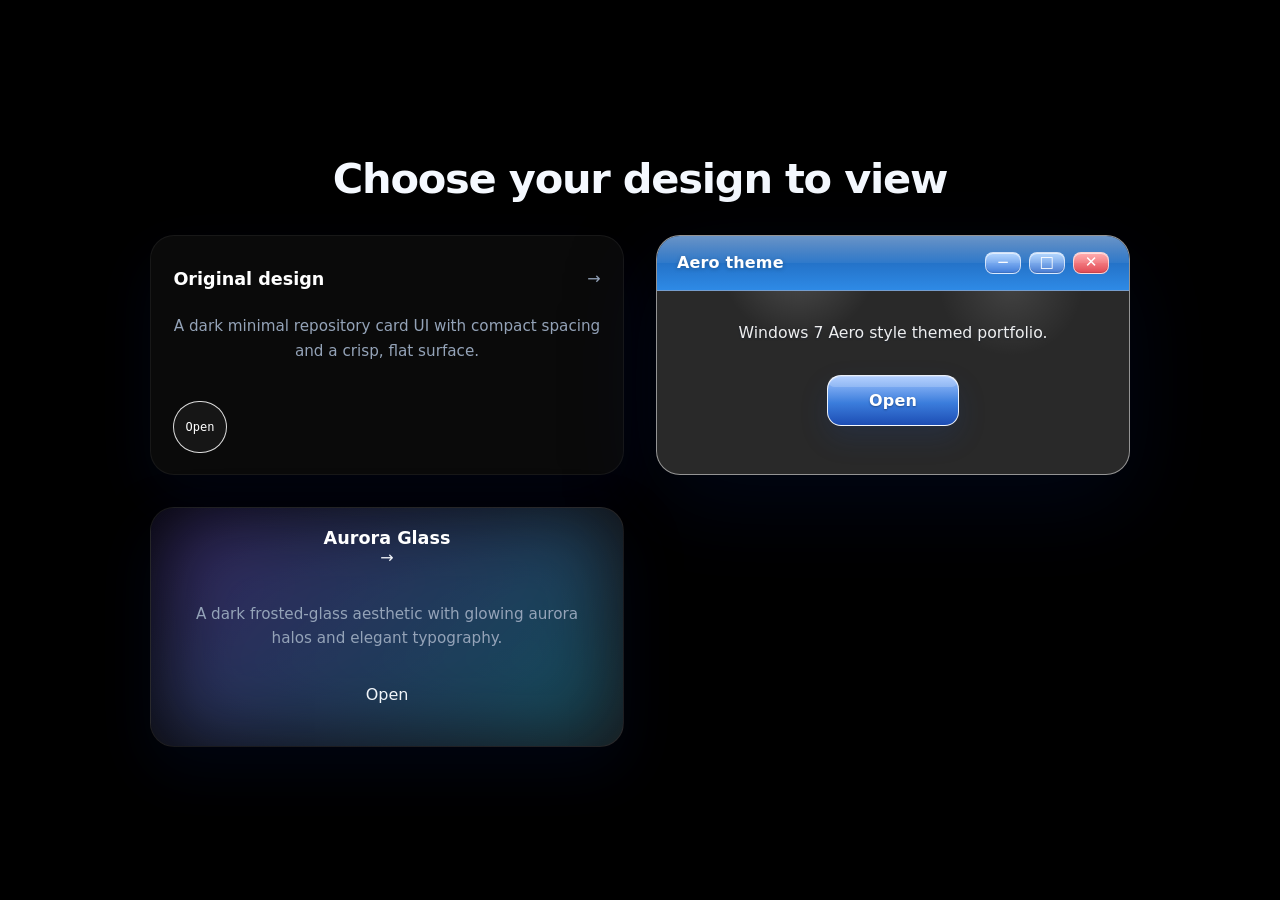
<file: index.html>
<!DOCTYPE html>
<html lang="en">
<head>
    <meta charset="UTF-8">
    <meta name="viewport" content="width=device-width, initial-scale=1.0">
    <title>Choose Your Design</title>
    <style>
        :root {
            color: #111;
            box-sizing: border-box;
            font-family: Inter, system-ui, sans-serif;
        }
        *, *::before, *::after { box-sizing: inherit; }
        html, body {
            min-height: 100vh;
            margin: 0;
            background: #000000;
        }
        body {
            display: grid;
            place-items: center;
            padding: 2rem;
        }
        .wrapper {
            width: min(100%, 980px);
            text-align: center;
        }
        h1 {
            margin: 0 0 2rem;
            font-size: clamp(2rem, 4vw, 2.6rem);
            color: #f5f9ff;
            letter-spacing: -0.03em;
            text-shadow: none;
        }
        .cards {
            display: grid;
            grid-template-columns: repeat(2, minmax(0, 1fr));
            gap: 2rem;
            align-items: start;
        }
        .card {
            min-height: 240px;
            padding: 0;
            border-radius: 24px;
            background: rgba(255, 255, 255, 0.16);
            box-shadow: 0 24px 60px rgba(1, 18, 60, 0.28);
            display: grid;
            text-decoration: none;
            color: inherit;
            transition: transform 200ms ease, box-shadow 200ms ease;
            overflow: hidden;
            border: 1px solid rgba(255,255,255,0.18);
            backdrop-filter: blur(14px);
        }
        .card:hover {
            transform: translateY(-4px);
            box-shadow: 0 32px 80px rgba(1, 18, 60, 0.32);
        }
        .card h2 {
            margin: 0 0 0.75rem;
            font-size: 1.35rem;
        }
        .card p {
            margin: 0;
            color: #333;
            font-size: 1rem;
            line-height: 1.75;
        }
        .card.original {
            position: relative;
            padding: 1.3rem 1.4rem;
            background: #0a0a0a;
            border: 1px solid rgba(255, 255, 255, 0.06);
            color: #f8fafc;
            display: grid;
            gap: 0.85rem;
            transition: transform 180ms ease, border-color 180ms ease, background 180ms ease;
        }
        .card.original::before {
            content: '';
            position: absolute;
            inset: -10px;
            border-radius: 28px;
            background: radial-gradient(circle at top left, rgba(14, 165, 233, 0.26), transparent 32%),
                        radial-gradient(circle at bottom right, rgba(34, 211, 238, 0.18), transparent 24%);
            opacity: 0;
            pointer-events: none;
            transition: opacity 180ms ease, transform 180ms ease;
            transform: scale(0.95);
            z-index: -1;
        }
        .card.original:hover {
            transform: translateY(-2px);
            background: rgba(15, 15, 15, 0.96);
            border-color: rgba(14, 165, 233, 0.9);
        }
        .card.original:hover::before {
            opacity: 1;
            transform: scale(1);
        }
        .card.original h2 {
            margin: 0;
            color: #ffffff;
            font-size: 1.1rem;
        }
        .card.original p {
            margin: 0;
            color: #94a3b8;
            font-size: 0.95rem;
            line-height: 1.6;
        }
        .card.original .timestamp {
            color: #6b7280;
            font-size: 0.85rem;
            margin: 0;
        }
        .card.original .repo-header {
            display: flex;
            align-items: center;
            justify-content: space-between;
            gap: 1rem;
        }
        .card.original .repo-title {
            display: flex;
            align-items: center;
            gap: 0.6rem;
            font-weight: 700;
        }
        .card.original .repo-arrow {
            color: #94a3b8;
            font-size: 1rem;
        }
        .card.original .language-pill {
            display: inline-flex;
            align-items: center;
            padding: 0.35rem 0.7rem;
            border-radius: 999px;
            border: 1px solid rgba(255,255,255,0.85);
            color: #ffffff;
            font-size: 0.75rem;
            font-family: ui-monospace, SFMono-Regular, Menlo, Monaco, Consolas, monospace;
            background: rgba(255,255,255,0.05);
            width: fit-content;
        }
        .card.aero {
            position: relative;
            background: rgba(255, 255, 255, 0.16);
            border: 1px solid rgba(255,255,255,0.5);
            box-shadow: 0 30px 90px rgba(2, 18, 58, 0.36);
            overflow: hidden;
        }
        .card.aero::before {
            content: '';
            position: absolute;
            inset: 0;
            background: radial-gradient(circle at 30% 10%, rgba(255,255,255,0.18), transparent 20%),
                        radial-gradient(circle at 75% 20%, rgba(255,255,255,0.12), transparent 18%);
            pointer-events: none;
        }
        .aero-window {
            display: flex;
            flex-direction: column;
            min-height: 100%;
        }
        .titlebar {
            display: flex;
            align-items: center;
            justify-content: space-between;
            padding: 1rem 1.25rem;
            gap: 1rem;
            background: linear-gradient(180deg, #1a5baa 0%, #2e8ae6 100%);
            border-bottom: 1px solid rgba(255,255,255,0.4);
            position: relative;
        }
        .titlebar::after {
            content: '';
            position: absolute;
            inset: 0 0 auto 0;
            height: 50%;
            background: linear-gradient(180deg, rgba(255,255,255,0.35), rgba(255,255,255,0.05));
            pointer-events: none;
        }
        .titlebar h2 {
            margin: 0;
            font-size: 1rem;
            font-weight: 700;
            color: white;
            letter-spacing: 0.01em;
            text-shadow: 0 1px 4px rgba(0,0,0,0.25);
        }
        .window-controls {
            display: flex;
            gap: 0.5rem;
        }
        .window-button {
            width: 36px;
            height: 22px;
            border-radius: 8px;
            display: inline-flex;
            align-items: center;
            justify-content: center;
            position: relative;
            border: 1px solid rgba(255,255,255,0.72);
            box-shadow: inset 0 1px 0 rgba(255,255,255,0.6), inset 0 -1px 0 rgba(0,0,0,0.12);
            color: white;
            font-size: 0.95rem;
            line-height: 1;
        }
        .window-button::before {
            content: '';
            position: absolute;
            inset: 0;
            border-radius: inherit;
            background: linear-gradient(180deg, rgba(255,255,255,0.32), rgba(255,255,255,0.05));
            pointer-events: none;
        }
        .window-button.minimize {
            background: linear-gradient(180deg, #79b6ff 0%, #3574d7 100%);
        }
        .window-button.maximize {
            background: linear-gradient(180deg, #7bb8ff 0%, #3d72cd 100%);
        }
        .window-button.close {
            background: linear-gradient(180deg, #ff7075 0%, #dd3f4a 100%);
        }
        .window-button span {
            position: relative;
            z-index: 1;
        }
        .window-panel {
            padding: 1.75rem 1.5rem 1.5rem;
            color: #eef5ff;
            text-shadow: 0 1px 2px rgba(11, 27, 56, 0.45);
            display: flex;
            flex-direction: column;
            gap: 1rem;
        }
        .window-panel p {
            margin: 0;
            color: rgba(255,255,255,0.92);
            font-size: 0.98rem;
            line-height: 1.8;
        }
        .aero-actions {
            display: flex;
            flex-wrap: wrap;
            justify-content: center;
            gap: 0.9rem;
            margin-top: 0.75rem;
        }
        .action-button {
            min-width: 132px;
            padding: 0.95rem 1.1rem;
            border-radius: 14px;
            border: 1px solid rgba(255,255,255,0.9);
            background: linear-gradient(180deg, #a2c5ff 0%, #3b7ddc 55%, #1d4db4 100%);
            color: white;
            font-weight: 600;
            letter-spacing: 0.01em;
            box-shadow: inset 0 1px 0 rgba(255,255,255,0.35), 0 12px 28px rgba(25, 72, 158, 0.18);
            cursor: default;
            transition: transform 180ms ease, box-shadow 180ms ease, background 180ms ease;
            position: relative;
            display: inline-flex;
            align-items: center;
            justify-content: center;
        }
        .action-button::before {
            content: '';
            position: absolute;
            inset: 1px 1px auto 1px;
            height: 10px;
            border-radius: 8px;
            background: rgba(255,255,255,0.18);
            pointer-events: none;
        }
        .action-button:hover {
            transform: translateY(-1px);
            box-shadow: inset 0 1px 0 rgba(255,255,255,0.4), 0 18px 40px rgba(20, 74, 167, 0.24);
        }
        @media (max-width: 840px) {
            .cards { grid-template-columns: 1fr; }
            .card.original {
                border-color: rgba(14, 165, 233, 0.95);
                box-shadow: none;
            }
        }
        @media (max-width: 640px) {
            .titlebar { flex-direction: column; align-items: flex-start; gap: 0.75rem; }
            .window-controls { align-self: stretch; justify-content: flex-end; }
            .aero-actions { flex-direction: column; }
            .action-button { width: 100%; }
        }
        .card.aurora {
            position: relative;
            padding: 1.3rem 1.4rem;
            background: #050509;
            border: 1px solid rgba(255, 255, 255, 0.08);
            color: #f1f5f9;
            display: grid;
            gap: 0.85rem;
            transition: transform 200ms ease, border-color 200ms ease, background 200ms ease;
            overflow: hidden;
        }
        .card.aurora::before {
            content: '';
            position: absolute;
            inset: -12px;
            border-radius: 28px;
            background: radial-gradient(circle at top left, rgba(139, 92, 246, 0.55), transparent 50%),
                        radial-gradient(circle at bottom right, rgba(6, 182, 212, 0.45), transparent 50%);
            opacity: 0;
            pointer-events: none;
            transition: opacity 250ms ease, transform 250ms ease;
            transform: scale(0.95);
            z-index: -1;
            filter: blur(40px); /* stronger blur for glow */
        }

        .card.aurora:hover {
            transform: translateY(-3px);
            background: rgba(10, 10, 15, 0.96);
            border-color: rgba(139, 92, 246, 0.8);
            box-shadow: 0 0 40px rgba(139, 92, 246, 0.4),
                        0 0 60px rgba(6, 182, 212, 0.3);
        }

        .card.aurora:hover::before {
            opacity: 1;
            transform: scale(1.05);
        }

        .card.aurora h2 {
            margin: 0;
            color: #ffffff;
            font-size: 1.1rem;
        }

        .card.aurora p {
            margin: 0;
            color: #94a3b8;
            font-size: 0.95rem;
            line-height: 1.6;
        }
        .card.aurora {
    position: relative;
    padding: 1.3rem 1.4rem;
    border-radius: 24px;
    background: linear-gradient(135deg, #050509, #18181b);
    border: 1px solid rgba(255, 255, 255, 0.08);
    color: #f1f5f9;
    display: grid;
    gap: 0.85rem;
    overflow: hidden;
    transition: transform 200ms ease, border-color 200ms ease;
}

/* Animated gradient overlay */
.card.aurora::before {
    content: '';
    position: absolute;
    inset: 0;
    border-radius: inherit;
    background: linear-gradient(
        135deg,
        #8b5cf6,
        #06b6d4,
        #18181b,
        #050509
    );
    background-size: 300% 300%;
    animation: auroraShift 8s ease-in-out infinite;
    opacity: 0.35;
    filter: blur(40px);
    z-index: -1;
}

/* Hover effect intensifies glow */
.card.aurora:hover::before {
    opacity: 0.6;
    filter: blur(60px);
}

@keyframes auroraShift {
    0%   { background-position: 0% 50%; }
    50%  { background-position: 100% 50%; }
    100% { background-position: 0% 50%; }
}

.card.aurora h2 {
    margin: 0;
    color: #ffffff;
    font-size: 1.1rem;
}

.card.aurora p {
    margin: 0;
    color: #94a3b8;
    font-size: 0.95rem;
    line-height: 1.6;
}


    </style>
</head>
<body>
    <div class="wrapper">
        <h1>Choose your design to view</h1>
        <div class="cards">
            <a class="card original" href="original/index.html">
                <div class="repo-header">
                    <h2 class="repo-title">Original design</h2>
                    <span class="repo-arrow">→</span>
                </div>
                <p>A dark minimal repository card UI with compact spacing and a crisp, flat surface.</p>
                <span class="language-pill">Open</span>
            </a>
            <a class="card aero" href="aero/index.html">
                <div class="aero-window">
                    <div class="titlebar">
                        <h2>Aero theme</h2>
                        <div class="window-controls">
                            <span class="window-button minimize" aria-label="Minimize"><span>−</span></span>
                            <span class="window-button maximize" aria-label="Maximize"><span>□</span></span>
                            <span class="window-button close" aria-label="Close"><span>✕</span></span>
                        </div>
                    </div>
                    <div class="window-panel">
                        <p>Windows 7 Aero style themed portfolio.</p>
                        <div class="aero-actions">
                            <span class="action-button">Open</span>
                        </div>
                    </div>
                </div>
            </a>

            <a class="card aurora" href="aurora/index.html">
                    <div class="repo-header">
                        <h2 class="repo-title">Aurora Glass</h2>
                        <span class="repo-arrow">→</span>
                    </div>
                    <p>A dark frosted-glass aesthetic with glowing aurora halos and elegant typography.</p>
                    <span class="language-pill">Open</span>
            </a>

        </div>
    </div>
</body>
</html>
</file>
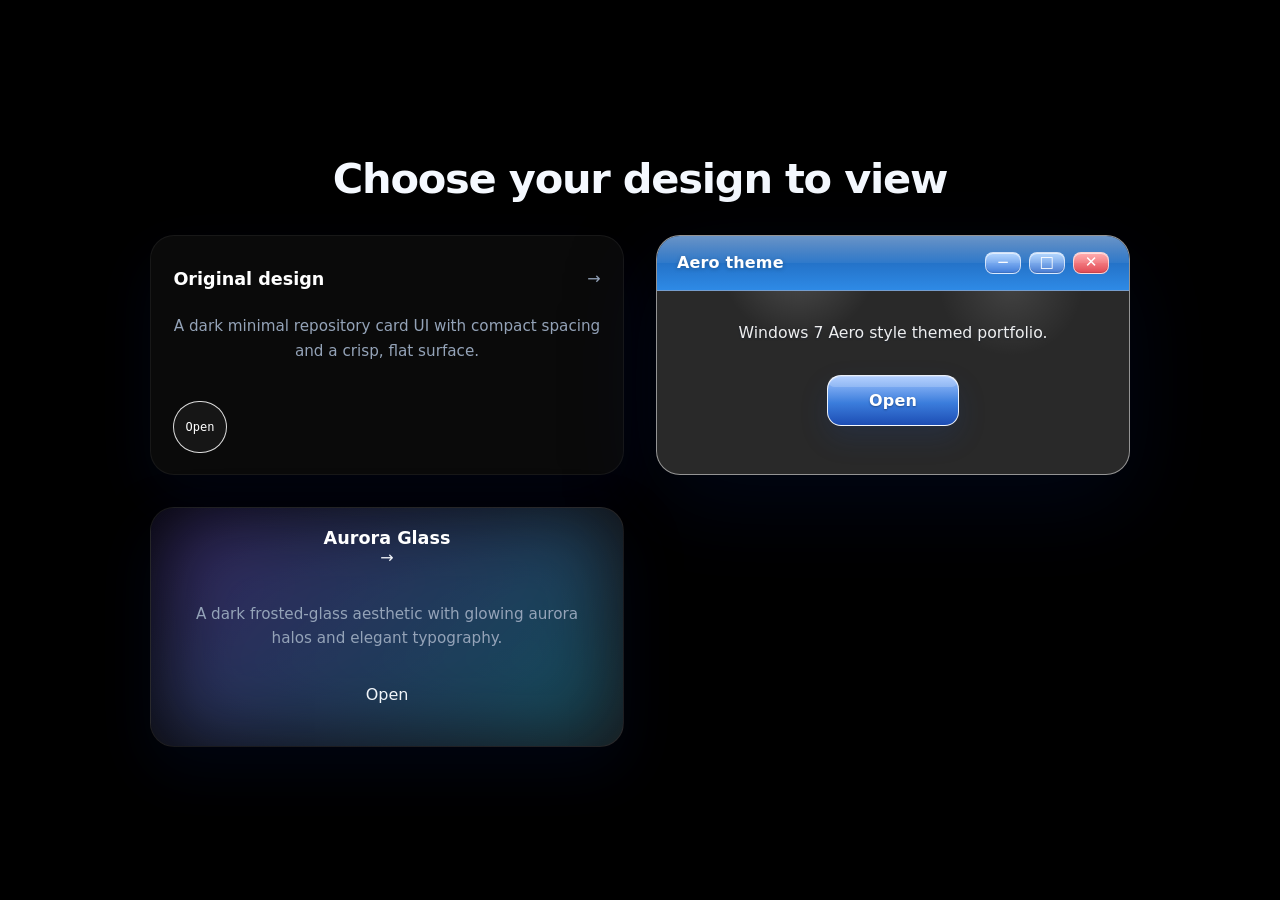
<file: design-select.html>
<!DOCTYPE html>
<html lang="en">
<head>
    <meta charset="UTF-8">
    <meta name="viewport" content="width=device-width, initial-scale=1.0">
    <title>Choose Your Design</title>
    <style>
        :root {
            color: #111;
            box-sizing: border-box;
            font-family: Inter, system-ui, sans-serif;
        }
        *, *::before, *::after { box-sizing: inherit; }
        html, body {
            min-height: 100vh;
            margin: 0;
            background: #000000;
        }
        body {
            display: grid;
            place-items: center;
            padding: 2rem;
        }
        .wrapper {
            width: min(100%, 980px);
            text-align: center;
        }
        h1 {
            margin: 0 0 2rem;
            font-size: clamp(2rem, 4vw, 2.6rem);
            color: #f5f9ff;
            letter-spacing: -0.03em;
            text-shadow: none;
        }
        .cards {
            display: grid;
            grid-template-columns: repeat(2, minmax(0, 1fr));
            gap: 2rem;
            align-items: start;
        }
        .card {
            min-height: 240px;
            padding: 0;
            border-radius: 24px;
            background: rgba(255, 255, 255, 0.16);
            box-shadow: 0 24px 60px rgba(1, 18, 60, 0.28);
            display: grid;
            text-decoration: none;
            color: inherit;
            transition: transform 200ms ease, box-shadow 200ms ease;
            overflow: hidden;
            border: 1px solid rgba(255,255,255,0.18);
            backdrop-filter: blur(14px);
        }
        .card:hover {
            transform: translateY(-4px);
            box-shadow: 0 32px 80px rgba(1, 18, 60, 0.32);
        }
        .card h2 {
            margin: 0 0 0.75rem;
            font-size: 1.35rem;
        }
        .card p {
            margin: 0;
            color: #333;
            font-size: 1rem;
            line-height: 1.75;
        }
        .card.original {
            position: relative;
            padding: 1.3rem 1.4rem;
            background: #0a0a0a;
            border: 1px solid rgba(255, 255, 255, 0.06);
            color: #f8fafc;
            display: grid;
            gap: 0.85rem;
            transition: transform 180ms ease, border-color 180ms ease, background 180ms ease;
        }
        .card.original::before {
            content: '';
            position: absolute;
            inset: -10px;
            border-radius: 28px;
            background: radial-gradient(circle at top left, rgba(14, 165, 233, 0.26), transparent 32%),
                        radial-gradient(circle at bottom right, rgba(34, 211, 238, 0.18), transparent 24%);
            opacity: 0;
            pointer-events: none;
            transition: opacity 180ms ease, transform 180ms ease;
            transform: scale(0.95);
            z-index: -1;
        }
        .card.original:hover {
            transform: translateY(-2px);
            background: rgba(15, 15, 15, 0.96);
            border-color: rgba(14, 165, 233, 0.9);
        }
        .card.original:hover::before {
            opacity: 1;
            transform: scale(1);
        }
        .card.original h2 {
            margin: 0;
            color: #ffffff;
            font-size: 1.1rem;
        }
        .card.original p {
            margin: 0;
            color: #94a3b8;
            font-size: 0.95rem;
            line-height: 1.6;
        }
        .card.original .timestamp {
            color: #6b7280;
            font-size: 0.85rem;
            margin: 0;
        }
        .card.original .repo-header {
            display: flex;
            align-items: center;
            justify-content: space-between;
            gap: 1rem;
        }
        .card.original .repo-title {
            display: flex;
            align-items: center;
            gap: 0.6rem;
            font-weight: 700;
        }
        .card.original .repo-arrow {
            color: #94a3b8;
            font-size: 1rem;
        }
        .card.original .language-pill {
            display: inline-flex;
            align-items: center;
            padding: 0.35rem 0.7rem;
            border-radius: 999px;
            border: 1px solid rgba(255,255,255,0.85);
            color: #ffffff;
            font-size: 0.75rem;
            font-family: ui-monospace, SFMono-Regular, Menlo, Monaco, Consolas, monospace;
            background: rgba(255,255,255,0.05);
            width: fit-content;
        }
        .card.aero {
            position: relative;
            background: rgba(255, 255, 255, 0.16);
            border: 1px solid rgba(255,255,255,0.5);
            box-shadow: 0 30px 90px rgba(2, 18, 58, 0.36);
            overflow: hidden;
        }
        .card.aero::before {
            content: '';
            position: absolute;
            inset: 0;
            background: radial-gradient(circle at 30% 10%, rgba(255,255,255,0.18), transparent 20%),
                        radial-gradient(circle at 75% 20%, rgba(255,255,255,0.12), transparent 18%);
            pointer-events: none;
        }
        .aero-window {
            display: flex;
            flex-direction: column;
            min-height: 100%;
        }
        .titlebar {
            display: flex;
            align-items: center;
            justify-content: space-between;
            padding: 1rem 1.25rem;
            gap: 1rem;
            background: linear-gradient(180deg, #1a5baa 0%, #2e8ae6 100%);
            border-bottom: 1px solid rgba(255,255,255,0.4);
            position: relative;
        }
        .titlebar::after {
            content: '';
            position: absolute;
            inset: 0 0 auto 0;
            height: 50%;
            background: linear-gradient(180deg, rgba(255,255,255,0.35), rgba(255,255,255,0.05));
            pointer-events: none;
        }
        .titlebar h2 {
            margin: 0;
            font-size: 1rem;
            font-weight: 700;
            color: white;
            letter-spacing: 0.01em;
            text-shadow: 0 1px 4px rgba(0,0,0,0.25);
        }
        .window-controls {
            display: flex;
            gap: 0.5rem;
        }
        .window-button {
            width: 36px;
            height: 22px;
            border-radius: 8px;
            display: inline-flex;
            align-items: center;
            justify-content: center;
            position: relative;
            border: 1px solid rgba(255,255,255,0.72);
            box-shadow: inset 0 1px 0 rgba(255,255,255,0.6), inset 0 -1px 0 rgba(0,0,0,0.12);
            color: white;
            font-size: 0.95rem;
            line-height: 1;
        }
        .window-button::before {
            content: '';
            position: absolute;
            inset: 0;
            border-radius: inherit;
            background: linear-gradient(180deg, rgba(255,255,255,0.32), rgba(255,255,255,0.05));
            pointer-events: none;
        }
        .window-button.minimize {
            background: linear-gradient(180deg, #79b6ff 0%, #3574d7 100%);
        }
        .window-button.maximize {
            background: linear-gradient(180deg, #7bb8ff 0%, #3d72cd 100%);
        }
        .window-button.close {
            background: linear-gradient(180deg, #ff7075 0%, #dd3f4a 100%);
        }
        .window-button span {
            position: relative;
            z-index: 1;
        }
        .window-panel {
            padding: 1.75rem 1.5rem 1.5rem;
            color: #eef5ff;
            text-shadow: 0 1px 2px rgba(11, 27, 56, 0.45);
            display: flex;
            flex-direction: column;
            gap: 1rem;
        }
        .window-panel p {
            margin: 0;
            color: rgba(255,255,255,0.92);
            font-size: 0.98rem;
            line-height: 1.8;
        }
        .aero-actions {
            display: flex;
            flex-wrap: wrap;
            justify-content: center;
            gap: 0.9rem;
            margin-top: 0.75rem;
        }
        .action-button {
            min-width: 132px;
            padding: 0.95rem 1.1rem;
            border-radius: 14px;
            border: 1px solid rgba(255,255,255,0.9);
            background: linear-gradient(180deg, #a2c5ff 0%, #3b7ddc 55%, #1d4db4 100%);
            color: white;
            font-weight: 600;
            letter-spacing: 0.01em;
            box-shadow: inset 0 1px 0 rgba(255,255,255,0.35), 0 12px 28px rgba(25, 72, 158, 0.18);
            cursor: default;
            transition: transform 180ms ease, box-shadow 180ms ease, background 180ms ease;
            position: relative;
            display: inline-flex;
            align-items: center;
            justify-content: center;
        }
        .action-button::before {
            content: '';
            position: absolute;
            inset: 1px 1px auto 1px;
            height: 10px;
            border-radius: 8px;
            background: rgba(255,255,255,0.18);
            pointer-events: none;
        }
        .action-button:hover {
            transform: translateY(-1px);
            box-shadow: inset 0 1px 0 rgba(255,255,255,0.4), 0 18px 40px rgba(20, 74, 167, 0.24);
        }
        @media (max-width: 840px) {
            .cards { grid-template-columns: 1fr; }
            .card.original {
                border-color: rgba(14, 165, 233, 0.95);
                box-shadow: none;
            }
        }
        @media (max-width: 640px) {
            .titlebar { flex-direction: column; align-items: flex-start; gap: 0.75rem; }
            .window-controls { align-self: stretch; justify-content: flex-end; }
            .aero-actions { flex-direction: column; }
            .action-button { width: 100%; }
        }
        .card.aurora {
            position: relative;
            padding: 1.3rem 1.4rem;
            background: #050509;
            border: 1px solid rgba(255, 255, 255, 0.08);
            color: #f1f5f9;
            display: grid;
            gap: 0.85rem;
            transition: transform 200ms ease, border-color 200ms ease, background 200ms ease;
            overflow: hidden;
        }
        .card.aurora::before {
            content: '';
            position: absolute;
            inset: -12px;
            border-radius: 28px;
            background: radial-gradient(circle at top left, rgba(139, 92, 246, 0.55), transparent 50%),
                        radial-gradient(circle at bottom right, rgba(6, 182, 212, 0.45), transparent 50%);
            opacity: 0;
            pointer-events: none;
            transition: opacity 250ms ease, transform 250ms ease;
            transform: scale(0.95);
            z-index: -1;
            filter: blur(40px); /* stronger blur for glow */
        }

        .card.aurora:hover {
            transform: translateY(-3px);
            background: rgba(10, 10, 15, 0.96);
            border-color: rgba(139, 92, 246, 0.8);
            box-shadow: 0 0 40px rgba(139, 92, 246, 0.4),
                        0 0 60px rgba(6, 182, 212, 0.3);
        }

        .card.aurora:hover::before {
            opacity: 1;
            transform: scale(1.05);
        }

        .card.aurora h2 {
            margin: 0;
            color: #ffffff;
            font-size: 1.1rem;
        }

        .card.aurora p {
            margin: 0;
            color: #94a3b8;
            font-size: 0.95rem;
            line-height: 1.6;
        }
        .card.aurora {
    position: relative;
    padding: 1.3rem 1.4rem;
    border-radius: 24px;
    background: linear-gradient(135deg, #050509, #18181b);
    border: 1px solid rgba(255, 255, 255, 0.08);
    color: #f1f5f9;
    display: grid;
    gap: 0.85rem;
    overflow: hidden;
    transition: transform 200ms ease, border-color 200ms ease;
}

/* Animated gradient overlay */
.card.aurora::before {
    content: '';
    position: absolute;
    inset: 0;
    border-radius: inherit;
    background: linear-gradient(
        135deg,
        #8b5cf6,
        #06b6d4,
        #18181b,
        #050509
    );
    background-size: 300% 300%;
    animation: auroraShift 8s ease-in-out infinite;
    opacity: 0.35;
    filter: blur(40px);
    z-index: -1;
}

/* Hover effect intensifies glow */
.card.aurora:hover::before {
    opacity: 0.6;
    filter: blur(60px);
}

@keyframes auroraShift {
    0%   { background-position: 0% 50%; }
    50%  { background-position: 100% 50%; }
    100% { background-position: 0% 50%; }
}

.card.aurora h2 {
    margin: 0;
    color: #ffffff;
    font-size: 1.1rem;
}

.card.aurora p {
    margin: 0;
    color: #94a3b8;
    font-size: 0.95rem;
    line-height: 1.6;
}


    </style>
</head>
<body>
    <div class="wrapper">
        <h1>Choose your design to view</h1>
        <div class="cards">
            <a class="card original" href="original/index.html">
                <div class="repo-header">
                    <h2 class="repo-title">Original design</h2>
                    <span class="repo-arrow">→</span>
                </div>
                <p>A dark minimal repository card UI with compact spacing and a crisp, flat surface.</p>
                <span class="language-pill">Open</span>
            </a>
            <a class="card aero" href="aero/index.html">
                <div class="aero-window">
                    <div class="titlebar">
                        <h2>Aero theme</h2>
                        <div class="window-controls">
                            <span class="window-button minimize" aria-label="Minimize"><span>−</span></span>
                            <span class="window-button maximize" aria-label="Maximize"><span>□</span></span>
                            <span class="window-button close" aria-label="Close"><span>✕</span></span>
                        </div>
                    </div>
                    <div class="window-panel">
                        <p>Windows 7 Aero style themed portfolio.</p>
                        <div class="aero-actions">
                            <span class="action-button">Open</span>
                        </div>
                    </div>
                </div>
            </a>

            <a class="card aurora" href="aurora/index.html">
                    <div class="repo-header">
                        <h2 class="repo-title">Aurora Glass</h2>
                        <span class="repo-arrow">→</span>
                    </div>
                    <p>A dark frosted-glass aesthetic with glowing aurora halos and elegant typography.</p>
                    <span class="language-pill">Open</span>
            </a>

        </div>
    </div>
</body>
</html>
</file>
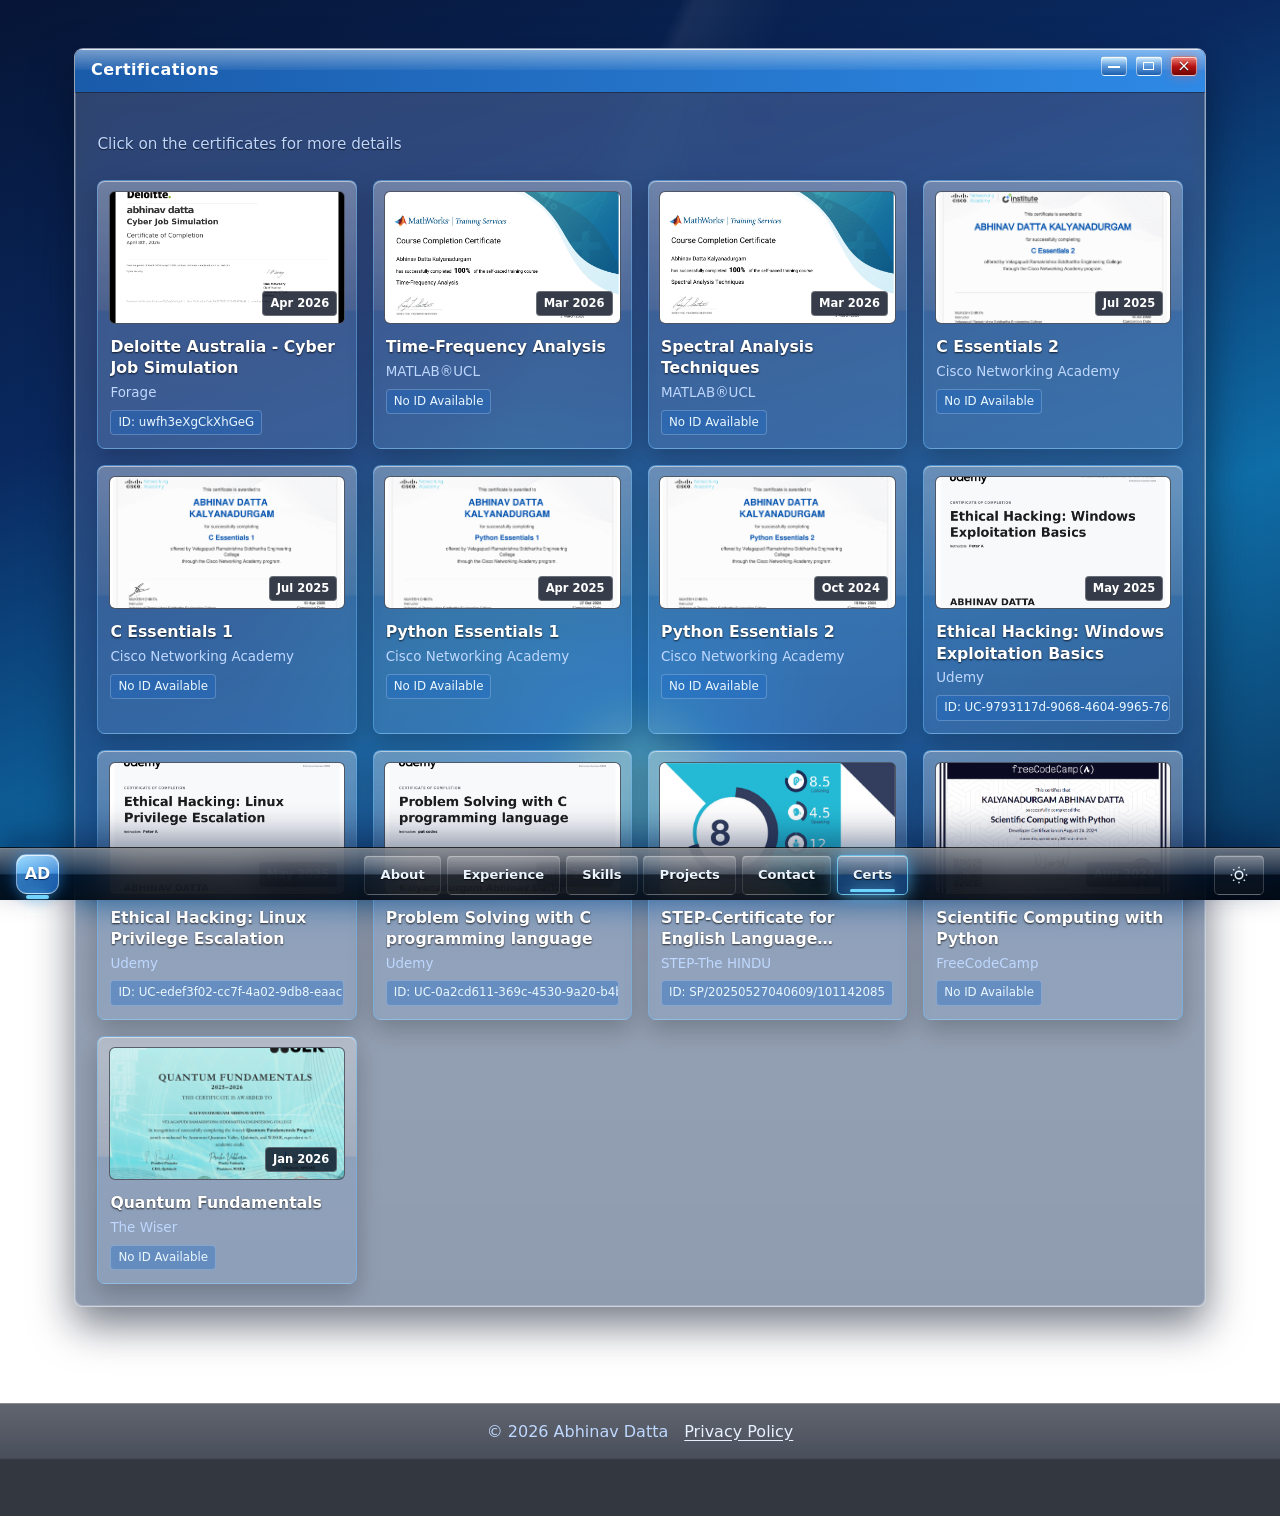
<file: aero/certif.html>
<!DOCTYPE html>
<html lang="en" data-theme="dark">
<head>
    <meta charset="UTF-8">
    <meta name="viewport" content="width=device-width, initial-scale=1.0">
    <title>Certifications | Abhinav Datta</title>
    <link rel="stylesheet" href="certif/certif.css">
</head>
<body>
    <div id="scroll-progress"></div>

    <header id="nav">
        <a href="index.html" class="logo">AD</a>
        <nav>
            <ul class="nav-links">
                <li><a href="index.html#about">About</a></li>
                <li><a href="index.html#experience">Experience</a></li>
                <li><a href="index.html#skills">Skills</a></li>
                <li><a href="index.html#projects">Projects</a></li>
                
                <li><a href="index.html#contact">Contact</a></li>
                <li><a href="certif.html" class="active">Certs</a></li>
            </ul>
        </nav>
        <div class="nav-actions">
            <button id="theme-toggle" aria-label="Toggle theme">
                <svg id="theme-icon-sun" width="18" height="18" viewBox="0 0 24 24" fill="none" stroke="currentColor" stroke-width="2">
                    <circle cx="12" cy="12" r="5"/><line x1="12" y1="1" x2="12" y2="3"/>
                    <line x1="12" y1="21" x2="12" y2="23"/><line x1="4.22" y1="4.22" x2="5.64" y2="5.64"/>
                    <line x1="18.36" y1="18.36" x2="19.78" y2="19.78"/><line x1="1" y1="12" x2="3" y2="12"/>
                    <line x1="21" y1="12" x2="23" y2="12"/><line x1="4.22" y1="19.78" x2="5.64" y2="18.36"/>
                    <line x1="18.36" y1="5.64" x2="19.78" y2="4.22"/>
                </svg>
                <svg id="theme-icon-moon" width="18" height="18" viewBox="0 0 24 24" fill="none" stroke="currentColor" stroke-width="2">
                    <path d="M21 12.79A9 9 0 1 1 11.21 3 7 7 0 0 0 21 12.79z"/>
                </svg>
            </button>
            <button id="menu-toggle" aria-label="Open Menu">
                <svg width="24" height="24" viewBox="0 0 24 24" fill="none" stroke="currentColor" stroke-width="2">
                    <line x1="3" y1="12" x2="21" y2="12"></line>
                    <line x1="3" y1="6" x2="21" y2="6"></line>
                    <line x1="3" y1="18" x2="21" y2="18"></line>
                </svg>
            </button>
        </div>
    </header>

    <div id="mobile-menu">
        <button id="menu-close" aria-label="Close Menu">
            <svg width="24" height="24" viewBox="0 0 24 24" fill="none" stroke="currentColor" stroke-width="2">
                <line x1="18" y1="6" x2="6" y2="18"></line>
                <line x1="6" y1="6" x2="18" y2="18"></line>
            </svg>
        </button>
        <ul>
            <li><a href="index.html#about">About</a></li>
            <li><a href="index.html#experience">Experience</a></li>
            <li><a href="index.html#skills">Skills</a></li>
            <li><a href="index.html#projects">Projects</a></li>
            
            <li><a href="index.html#contact">Contact</a></li>
            <li><a href="certif.html">Certifications</a></li>
        </ul>
    </div>

    <main>
        <section class="certs-section">
            <div class="certs-header">
                <h2>Certifications</h2>
                <div class="terminal-buttons">
                    <span class="minimize"></span>
                    <span class="maximize"></span>
                    <span class="close"></span>
                </div>
            </div>
            <p class="section-subtitle">Click on the certificates for more details</p>
            <div id="certs-container" class="certs-tiles-grid"></div>
        </section>
    </main>

    <footer>
        <p>© 2026 Abhinav Datta</p>
        <a href="privacy.html">Privacy Policy</a>
    </footer>

    <button id="back-to-top" aria-label="Back to top">↑</button>

    <div id="cert-modal" class="modal-overlay">
        <div class="modal-content">
            <button id="modal-close" class="modal-close" aria-label="Close modal">&times;</button>
            <div class="modal-body" id="modal-body-content">
                </div>
        </div>
    </div>

    <script id="cert-data" type="application/json">
    [
        {
            "title": "Deloitte Australia - Cyber Job Simulation",
            "issuer": "Forage",
            "date": "Apr 2026",
            "credentialId": "uwfh3eXgCkXhGeG",
            "thumbnail": "certif/cert-thumbnails/deloitte.jpg",
            "url": "https://www.theforage.com/completion-certificates/9PBTqmSxAf6zZTseP/E9pA6qsdbeyEkp3ti_9PBTqmSxAf6zZTseP_69c227268211334329292a41_1775654833656_completion_certificate.pdf",
            "description": "Completed a realistic cyber simulation covering threat hunting, assessing cloud security frameworks, and proposing robust mitigation strategies for enterprise-level networks."
        },
        {
            "title": "Time-Frequency Analysis",
            "issuer": "MATLAB®UCL",
            "date": "Mar 2026",
            "thumbnail": "certif/cert-thumbnails/time-frequency.jpg",
            "url": "https://matlabacademy.mathworks.com/progress/share/certificate.html?id=e8b6df26-0edc-4434-ab27-bd5446d2be12&"
        },
        {
            "title": "Spectral Analysis Techniques",
            "issuer": "MATLAB®UCL",
            "date": "Mar 2026",
            "thumbnail": "certif/cert-thumbnails/spectral-analysis.jpg",
            "url": "https://matlabacademy.mathworks.com/progress/share/certificate.html?id=adef196c-2b90-4090-a40a-1eb6b5c55bf5&https://matlabacademy.mathworks.com/progress/share/certificate.html?id=adef196c-2b90-4090-a40a-1eb6b5c55bf5&"
        },
        {
            "title": "C Essentials 2",
            "issuer": "Cisco Networking Academy",
            "date": "Jul 2025",
            "thumbnail": "certif/cert-thumbnails/c-essentials2.jpg",
            "url": "https://www.netacad.com/s/ff9e491c-49be-4734-803e-a79e6e83dab1/users/2d5b31ca-7b31-4a63-8895-4c56f13f6a2c/_certificate_abhi07janamaddi-gmail-com_2c1d729e-6451-47c0-9e1d-95aecbd592f8.pdf?Expires=1780149369&Signature=cwQ38dlT8KDM0fzAAzGFzyfBmcadrFbKEpnYaqQQ0DjhGnBtRVmH9ur~S8m86NBDiz2Ag268YcfOwU30h526pTGiTg6yMXniI6iPL85pJ-U~b4Gj9vlOuaRKlZDBEZ-dfEF~lI3qh1168H1zlCQeN7o8QEBHMfkmA8R~-TVuX8WbkAezeTihV9rNPeeFWg3J-5pLbqqS7wQoSBOt0w~6jcidPY5RTupxbWWHfLGExSE6h1tJUx3JR5Y1o5nGISuzGx3LAVnz42p9wjGWO3yR1t~bP3~m8fy2FjotoW8Xuf5HjJVD5TAluzyuuP3PZLpv95oaroJQZxOJUtqS38R4Tw__&Key-Pair-Id=K2KLPFOPQWYG51#view=Fit&toolbar=0&statusbar=0&messages=0&navpanes=0&scrollbar=0"
        },
        {
            "title": "C Essentials 1",
            "issuer": "Cisco Networking Academy",
            "date": "Jul 2025",
            "thumbnail": "certif/cert-thumbnails/c-essentials1.jpg",
            "url": "https://www.netacad.com/s/ff9e491c-49be-4734-803e-a79e6e83dab1/users/2d5b31ca-7b31-4a63-8895-4c56f13f6a2c/_certificate_abhi07janamaddi-gmail-com_d9620ab5-fcbf-407a-9118-3ab3472a1671.pdf?Expires=1780149546&Signature=V4PHETdHxcX3poq7VsUMbzEYIgC8p0ZEbgNdAn2G1nSxckfuERz4XTgF21fK0wnOtg0pGAm1tzsYn5xuBFNiNTGLl-~rjOjbBWs-WuP0JTNsRhxnZtCLgE49WITof05BYnmK4rOZ~Br8Sp5iR6XWF65C-n8gp8VpupwgqwwwuUMdnuqL2zRPtFA5cmPRvams2rxghMhokfcBpOqxjQmO0XukuD-6PkvpXZtQzEp9u3x~zB60eiGF-I-M5oADfLJ5Xq5MW4zv0qwMpr8xo38Mx3ZpNyIxW6YqwsF35zJJQl-3wPwehYdU5wTW70vLo9qinFthKhU87zAIR5u~U0ZOCg__&Key-Pair-Id=K2KLPFOPQWYG51#view=Fit&toolbar=0&statusbar=0&messages=0&navpanes=0&scrollbar=0"        },
        {
            "title": "Python Essentials 1",
            "issuer": "Cisco Networking Academy",
            "date": "Apr 2025",
            "thumbnail": "certif/cert-thumbnails/python-essentials1.jpg",
            "url":"https://www.netacad.com/s/ff9e491c-49be-4734-803e-a79e6e83dab1/users/2d5b31ca-7b31-4a63-8895-4c56f13f6a2c/Python_Essentials_1_certificate_abhi07janamaddi-gmail-com_abf83d3f-678f-4295-b6d5-6b30ba9720be.pdf?Expires=1780149716&Signature=Bz7irv6JdVZCKOPt68oDa7FaYxs2cQUX1170uRZuSEOBgzkiJ0E3-WC59sspOiNF0Wis0WA1uWl552Q7JLzeMMhEargNmz3xAG86mQ4j0Ku6reiDZb6~JUrHjycTw7hRXbLjK6KYXig1ywxQ0Jo1l2fWFCn20fS9F4FyNJQv2cob03XlsR0IfBBU3AhSdDrYFVE2HtBfIFzffIAH0cabGGljzFdJ9xFrbeg2i~wPAaf-mOg0XmQiBlnFz-dZgI5bhtxmZwRZKPDt35AqUivbEgXO2yjxttR99yEuiqa30QpEuFuXBump5VfvKQraffwi-2c278JtYIKtD8h6e0offg__&Key-Pair-Id=K2KLPFOPQWYG51#view=Fit&toolbar=0&statusbar=0&messages=0&navpanes=0&scrollbar=0"
        },
        {
            "title": "Python Essentials 2",
            "issuer": "Cisco Networking Academy",
            "date": "Oct 2024",
            "thumbnail": "certif/cert-thumbnails/python-essentials2.jpg",
            "url":"https://www.netacad.com/s/ff9e491c-49be-4734-803e-a79e6e83dab1/users/2d5b31ca-7b31-4a63-8895-4c56f13f6a2c/Python_Essentials_2_certificate_abhi07janamaddi-gmail-com_84b0dd37-12a1-4370-9554-1fca8850a47c.pdf?Expires=1780149673&Signature=NQppqDm-7goNQcjKX0tKt0RHamRSZwgLreVZ87fXOb9pVUBVe3Ec54eNes~EDEoDw2aLya60NqyWoj7-HvPXy7FwT8~[base64]&Key-Pair-Id=K2KLPFOPQWYG51#view=Fit&toolbar=0&statusbar=0&messages=0&navpanes=0&scrollbar=0"
        },
        {
            "title": "Ethical Hacking: Windows Exploitation Basics",
            "issuer": "Udemy",
            "date": "May 2025",
            "credentialId":"UC-9793117d-9068-4604-9965-76c0d2b3a274",
            "thumbnail": "certif/cert-thumbnails/ethical-hacking-windows.jpg",
            "url":"https://www.udemy.com/certificate/UC-9793117d-9068-4604-9965-76c0d2b3a274/"
        },
        {
            "title": "Ethical Hacking: Linux Privilege Escalation",
            "issuer": "Udemy",
            "date": "May 2025",
            "credentialId":"UC-edef3f02-cc7f-4a02-9db8-eaac7f9f832c",
            "thumbnail": "certif/cert-thumbnails/ethical-hacking-linux.jpg",
            "url":"https://www.udemy.com/certificate/UC-edef3f02-cc7f-4a02-9db8-eaac7f9f832c/"
        },
        {
            "title": "Problem Solving with C programming language",
            "issuer": "Udemy",
            "date": "Mar 2025",
            "credentialId": "UC-0a2cd611-369c-4530-9a20-b4b62627467e",
            "thumbnail": "certif/cert-thumbnails/problem-solving-c.jpg",
            "url":"https://www.udemy.com/certificate/UC-0a2cd611-369c-4530-9a20-b4b62627467e/"
        },
        {
            "title": "STEP-Certificate for English Language Proficiency",
            "issuer": "STEP-The HINDU",
            "date": "May 2025",
            "credentialId": "SP/20250527040609/101142085",
            "thumbnail": "certif/cert-thumbnails/step-certificate.jpg",
            "url":""
        },
        {
            "title": "Scientific Computing with Python",
            "issuer": "FreeCodeCamp",
            "date": "Aug 2024",
            "thumbnail": "certif/cert-thumbnails/freecodecamp.png",
            "url":"https://www.freecodecamp.org/certification/abhinavdatta/scientific-computing-with-python-v7"
        },
         {
            "title": "Quantum Fundamentals",
            "issuer": "The Wiser",
            "date": "Jan 2026",
            "thumbnail": "certif/cert-thumbnails/wiser.jpg",
            "url":""
        }
    ]
    </script>

    <script src="certif/certif.js"></script>
</body>
</html>
</file>
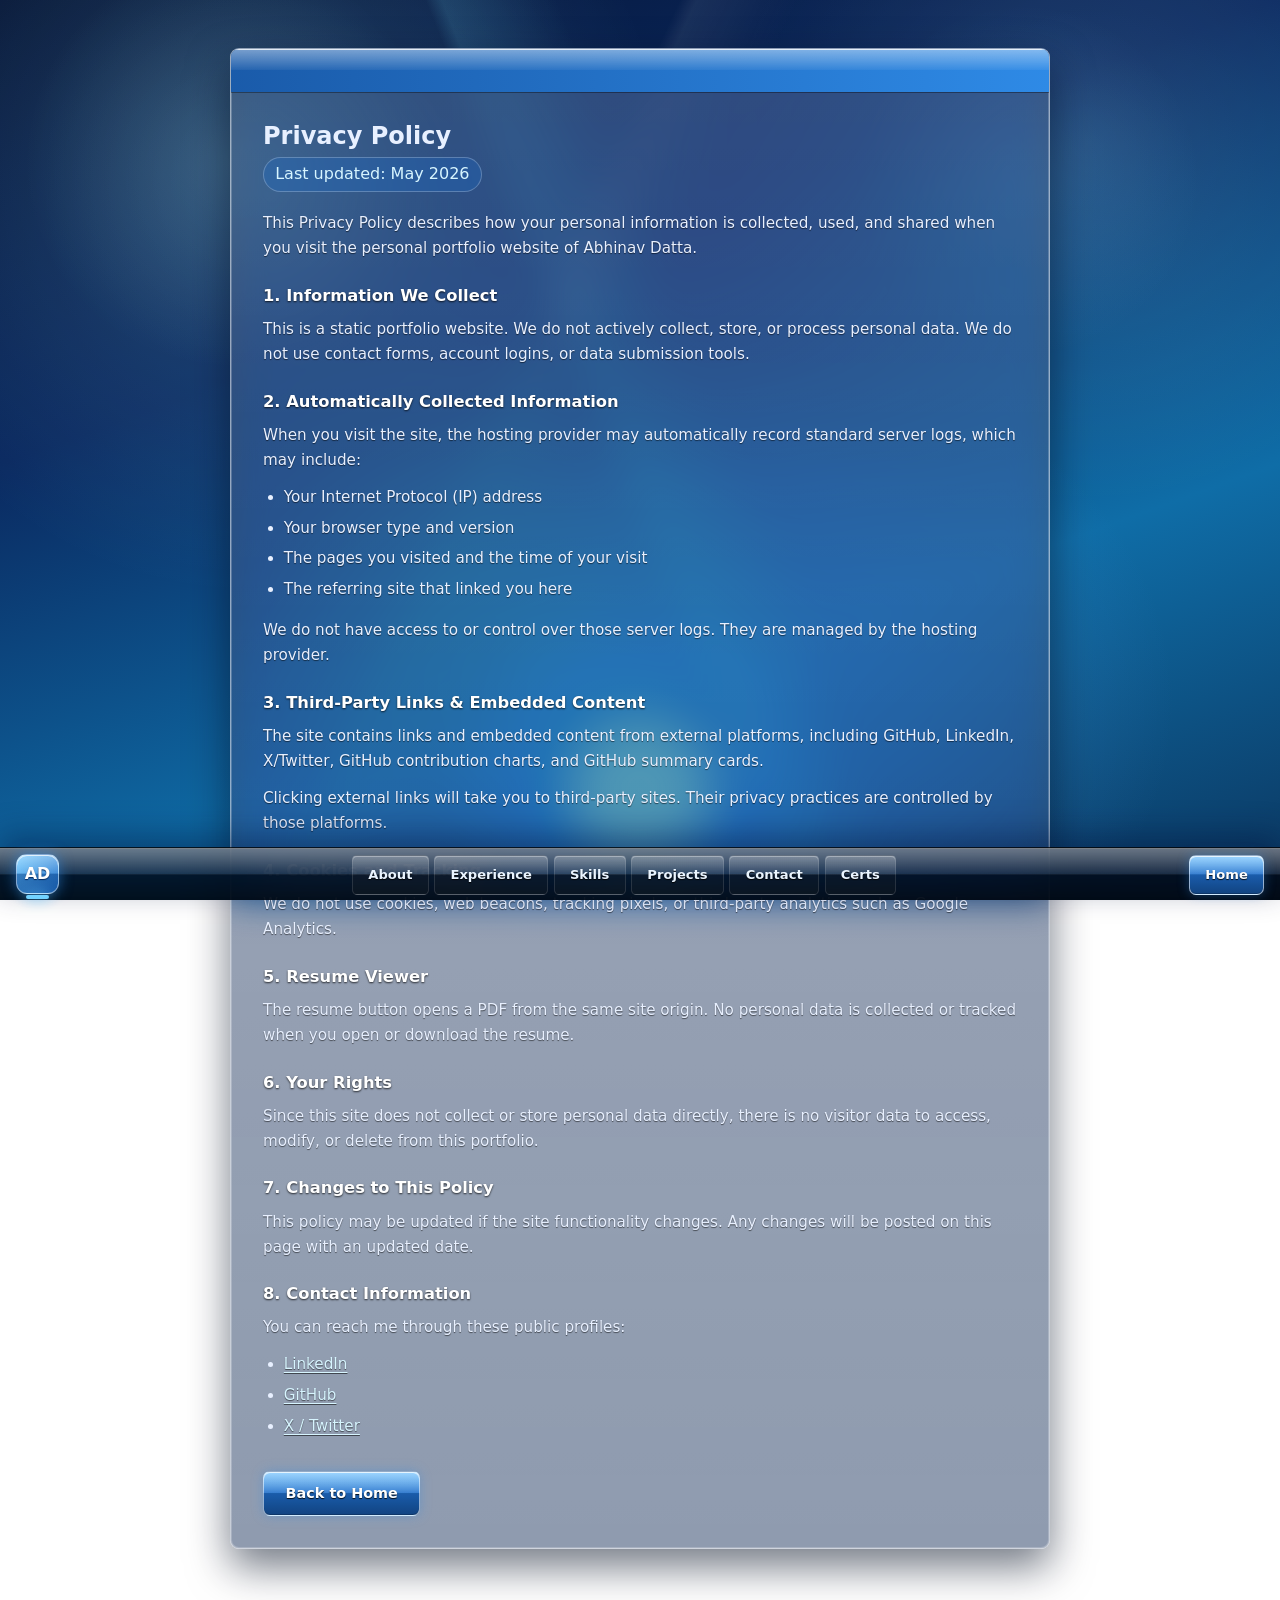
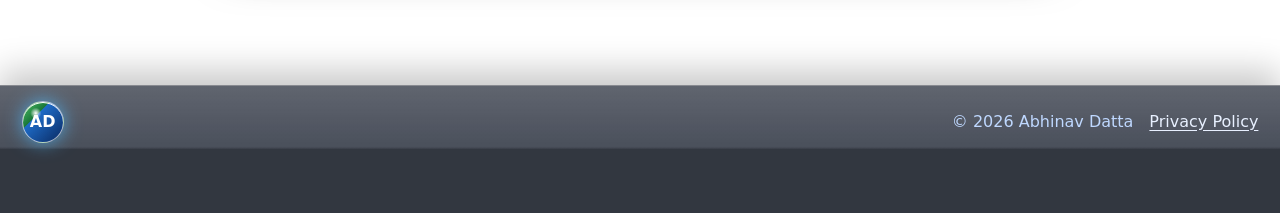
<file: aero/privacy.html>
<!DOCTYPE html>
<html lang="en" data-theme="dark">
<head>
    <meta charset="UTF-8">
    <meta name="viewport" content="width=device-width, initial-scale=1.0">
    <title>Privacy Policy | Abhinav Datta</title>
    <link rel="stylesheet" href="ori/style.css">
    <link rel="icon" type="image/png" href="ori/bunny.png">
</head>
<body>
    <div id="scroll-progress"></div>

    <header id="nav">
        <a href="index.html" class="logo">AD</a>
        <nav>
            <ul class="nav-links">
                <li><a href="index.html#about">About</a></li>
                <li><a href="index.html#experience">Experience</a></li>
                <li><a href="index.html#skills">Skills</a></li>
                <li><a href="index.html#projects">Projects</a></li>
                <li><a href="index.html#contact">Contact</a></li>
                <li><a href="certif.html">Certs</a></li>
            </ul>
        </nav>
        <div class="nav-actions">
            <a class="contact-btn privacy-nav-btn" href="index.html">Home</a>
        </div>
    </header>

    <main class="policy-shell">
        <section class="policy-window reveal active">
            <h2>Privacy Policy</h2>
            <span class="last-updated">Last updated: May 2026</span>

            <p>This Privacy Policy describes how your personal information is collected, used, and shared when you visit the personal portfolio website of Abhinav Datta.</p>

            <h3>1. Information We Collect</h3>
            <p>This is a static portfolio website. We do not actively collect, store, or process personal data. We do not use contact forms, account logins, or data submission tools.</p>

            <h3>2. Automatically Collected Information</h3>
            <p>When you visit the site, the hosting provider may automatically record standard server logs, which may include:</p>
            <ul>
                <li>Your Internet Protocol (IP) address</li>
                <li>Your browser type and version</li>
                <li>The pages you visited and the time of your visit</li>
                <li>The referring site that linked you here</li>
            </ul>
            <p>We do not have access to or control over those server logs. They are managed by the hosting provider.</p>

            <h3>3. Third-Party Links & Embedded Content</h3>
            <p>The site contains links and embedded content from external platforms, including GitHub, LinkedIn, X/Twitter, GitHub contribution charts, and GitHub summary cards.</p>
            <p>Clicking external links will take you to third-party sites. Their privacy practices are controlled by those platforms.</p>

            <h3>4. Cookies and Tracking</h3>
            <p>We do not use cookies, web beacons, tracking pixels, or third-party analytics such as Google Analytics.</p>

            <h3>5. Resume Viewer</h3>
            <p>The resume button opens a PDF from the same site origin. No personal data is collected or tracked when you open or download the resume.</p>

            <h3>6. Your Rights</h3>
            <p>Since this site does not collect or store personal data directly, there is no visitor data to access, modify, or delete from this portfolio.</p>

            <h3>7. Changes to This Policy</h3>
            <p>This policy may be updated if the site functionality changes. Any changes will be posted on this page with an updated date.</p>

            <h3>8. Contact Information</h3>
            <p>You can reach me through these public profiles:</p>
            <ul>
                <li><a href="https://www.linkedin.com/in/abhinav-datta-kaly/" target="_blank" rel="noopener">LinkedIn</a></li>
                <li><a href="https://github.com/abhinavdatta" target="_blank" rel="noopener">GitHub</a></li>
                <li><a href="https://x.com/NeoTactix" target="_blank" rel="noopener">X / Twitter</a></li>
            </ul>

            <a href="index.html" class="contact-btn policy-back-link">Back to Home</a>
        </section>
    </main>

    <footer>
        <p>© 2026 Abhinav Datta</p>
        <a href="privacy.html">Privacy Policy</a>
    </footer>

    <script>
    const scrollProgress = document.getElementById('scroll-progress');
    window.addEventListener('scroll', () => {
        const totalHeight = document.body.scrollHeight - window.innerHeight;
        const progress = totalHeight > 0 ? (window.scrollY / totalHeight) * 100 : 0;
        scrollProgress.style.width = progress + '%';
    });
    </script>
</body>
</html>
</file>
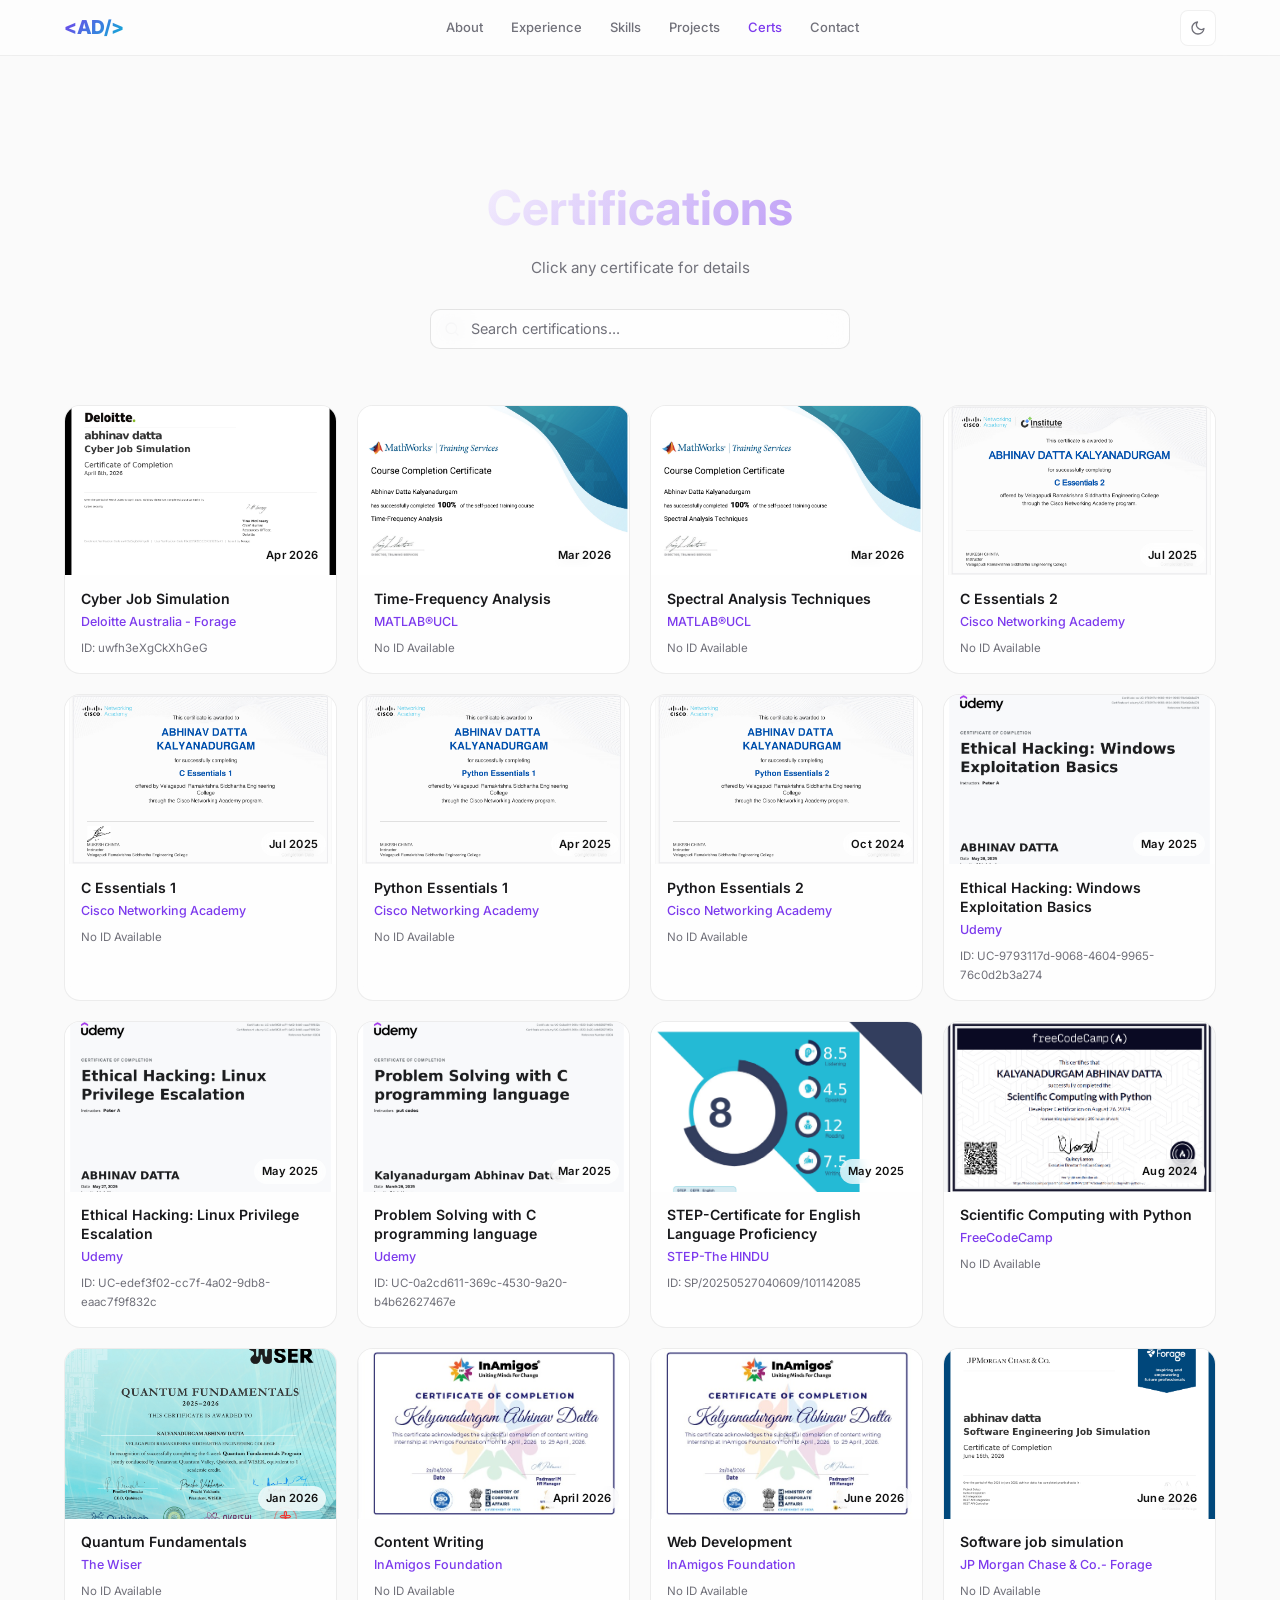
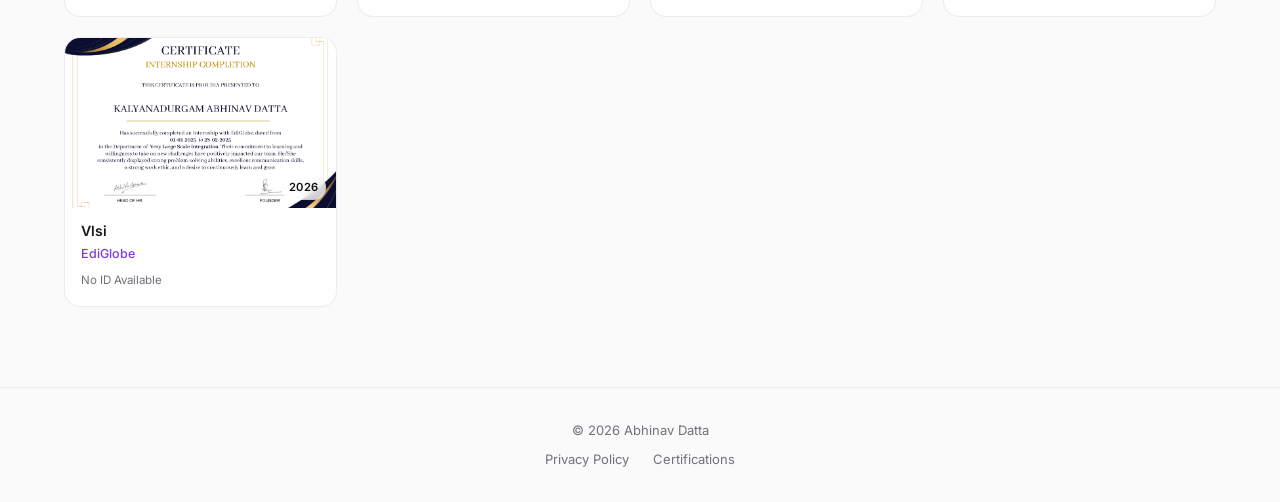
<file: aurora/certif.html>
<!DOCTYPE html>
<html lang="en">
<head>
  <meta charset="UTF-8">
  <meta name="viewport" content="width=device-width, initial-scale=1.0">
  <title>Certifications — Abhinav Datta</title>
  <meta name="description" content="Certifications and credentials earned by Abhinav Datta across cybersecurity, programming, and data science.">
  <link rel="preconnect" href="https://fonts.googleapis.com">
  <link rel="preconnect" href="https://fonts.gstatic.com" crossorigin>
  <link href="https://fonts.googleapis.com/css2?family=Inter:wght@400;500;600;700&display=swap" rel="stylesheet">
  <link rel="stylesheet" href="ori/style.css">
  <link rel="stylesheet" href="certif/certif.css">
  <link rel="icon" type="image/png" href="ori/bunny.png">
</head>
<body>

  <!-- v2 Background (subtle grid + glow) -->
  <div class="v2-bg" aria-hidden="true"></div>

  <div id="scroll-progress"></div>

  <!-- Navbar -->
  <header class="navbar">
    <nav class="nav-inner">
      <a href="index.html" class="logo">&lt;AD/&gt;</a>
      <div class="nav-links">
        <a href="index.html#about" class="nav-link">About</a>
        <a href="index.html#experience" class="nav-link">Experience</a>
        <a href="index.html#skills" class="nav-link">Skills</a>
        <a href="index.html#projects" class="nav-link">Projects</a>
        <a href="certif.html" class="nav-link active">Certs</a>
        <a href="index.html#contact" class="nav-link">Contact</a>
      </div>
      <div class="nav-right">
        <button class="theme-toggle" id="theme-toggle" aria-label="Toggle theme">
          <svg viewBox="0 0 24 24" fill="none" stroke="currentColor" stroke-width="2" stroke-linecap="round" stroke-linejoin="round"><path d="M21 12.79A9 9 0 1 1 11.21 3 7 7 0 0 0 21 12.79z"/></svg>
        </button>
        <button class="hamburger" id="hamburger-btn" aria-label="Open menu">
          <span></span><span></span><span></span>
        </button>
      </div>
    </nav>
  </header>

  <!-- Mobile Menu -->
  <div class="mobile-overlay" id="mobile-overlay"></div>
  <div class="mobile-menu" id="mobile-menu">
    <button class="mobile-close" id="menu-close">&times;</button>
    <a href="index.html#about" class="mobile-link">About</a>
    <a href="index.html#experience" class="mobile-link">Experience</a>
    <a href="index.html#skills" class="mobile-link">Skills</a>
    <a href="index.html#projects" class="mobile-link">Projects</a>
    <a href="certif.html" class="mobile-link active">Certifications</a>
    <a href="index.html#contact" class="mobile-link">Contact</a>
  </div>

  <!-- Main Content -->
  <main>
    <section class="cert-header">
      <h1>Certifications</h1>
      <p>Click any certificate for details</p>
      <div class="search-wrapper">
        <span class="search-icon">
          <svg viewBox="0 0 24 24" fill="none" stroke="currentColor" stroke-width="2" stroke-linecap="round" stroke-linejoin="round">
            <circle cx="11" cy="11" r="8"/><path d="m21 21-4.35-4.35"/>
          </svg>
        </span>
        <input type="text" class="search-input" id="cert-search" placeholder="Search certifications..." autocomplete="off">
      </div>
    </section>

    <section class="cert-grid-wrapper">
      <div class="cert-grid" id="cert-grid"></div>
      <div class="no-results" id="no-results">
        <svg viewBox="0 0 24 24" fill="none" stroke="currentColor" stroke-width="1.5" stroke-linecap="round" stroke-linejoin="round">
          <circle cx="11" cy="11" r="8"/><path d="m21 21-4.35-4.35"/><path d="M8 11h6"/>
        </svg>
        <p>No certifications match your search</p>
      </div>
    </section>
  </main>

  <!-- Footer -->
    <footer class="footer">
      <p class="footer-text">&copy; 2026 Abhinav Datta</p>
      <div class="footer-links">
        <a class="footer-link" href="privacy.html">Privacy Policy</a>
        <a class="footer-link" href="certif.html">Certifications</a>
      </div>
    </footer>
  </div>
  <!-- Back to Top -->
  <button class="back-to-top" id="back-to-top" aria-label="Back to top">
    <svg viewBox="0 0 24 24" fill="none" stroke="currentColor" stroke-width="2" stroke-linecap="round" stroke-linejoin="round"><path d="m18 15-6-6-6 6"/></svg>
  </button>

  <!-- Modal -->
  <div class="modal-overlay" id="cert-modal">
    <div class="modal-card">
      <button class="modal-close" id="modal-close">&times;</button>
      <div class="modal-body" id="modal-body"></div>
    </div>
  </div>

  <!-- Certificate Data (embedded JSON) -->
  <script id="cert-data" type="application/json">
  [
    {
            "title": " Cyber Job Simulation",
            "issuer": "Deloitte Australia - Forage",
            "date": "Apr 2026",
            "credentialId": "uwfh3eXgCkXhGeG",
            "thumbnail": "certif/cert-thumbnails/deloitte.jpg",
            "url": "https://www.theforage.com/completion-certificates/9PBTqmSxAf6zZTseP/E9pA6qsdbeyEkp3ti_9PBTqmSxAf6zZTseP_69c227268211334329292a41_1775654833656_completion_certificate.pdf",
            "description": "Completed a realistic cyber simulation covering threat hunting, assessing cloud security frameworks, and proposing robust mitigation strategies for enterprise-level networks."
        },
        {
            "title": "Time-Frequency Analysis",
            "issuer": "MATLAB®UCL",
            "date": "Mar 2026",
            "thumbnail": "certif/cert-thumbnails/time-frequency.jpg",
            "url": "https://matlabacademy.mathworks.com/progress/share/certificate.html?id=e8b6df26-0edc-4434-ab27-bd5446d2be12&"
        },
        {
            "title": "Spectral Analysis Techniques",
            "issuer": "MATLAB®UCL",
            "date": "Mar 2026",
            "thumbnail": "certif/cert-thumbnails/spectral-analysis.jpg",
            "url": "https://matlabacademy.mathworks.com/progress/share/certificate.html?id=adef196c-2b90-4090-a40a-1eb6b5c55bf5&https://matlabacademy.mathworks.com/progress/share/certificate.html?id=adef196c-2b90-4090-a40a-1eb6b5c55bf5&"
        },
        {
            "title": "C Essentials 2",
            "issuer": "Cisco Networking Academy",
            "date": "Jul 2025",
            "thumbnail": "certif/cert-thumbnails/c-essentials2.jpg",
            "url": "https://www.netacad.com/s/ff9e491c-49be-4734-803e-a79e6e83dab1/users/2d5b31ca-7b31-4a63-8895-4c56f13f6a2c/_certificate_abhi07janamaddi-gmail-com_2c1d729e-6451-47c0-9e1d-95aecbd592f8.pdf?Expires=1780149369&Signature=cwQ38dlT8KDM0fzAAzGFzyfBmcadrFbKEpnYaqQQ0DjhGnBtRVmH9ur~S8m86NBDiz2Ag268YcfOwU30h526pTGiTg6yMXniI6iPL85pJ-U~b4Gj9vlOuaRKlZDBEZ-dfEF~lI3qh1168H1zlCQeN7o8QEBHMfkmA8R~-TVuX8WbkAezeTihV9rNPeeFWg3J-5pLbqqS7wQoSBOt0w~6jcidPY5RTupxbWWHfLGExSE6h1tJUx3JR5Y1o5nGISuzGx3LAVnz42p9wjGWO3yR1t~bP3~m8fy2FjotoW8Xuf5HjJVD5TAluzyuuP3PZLpv95oaroJQZxOJUtqS38R4Tw__&Key-Pair-Id=K2KLPFOPQWYG51#view=Fit&toolbar=0&statusbar=0&messages=0&navpanes=0&scrollbar=0"
        },
        {
            "title": "C Essentials 1",
            "issuer": "Cisco Networking Academy",
            "date": "Jul 2025",
            "thumbnail": "certif/cert-thumbnails/c-essentials1.jpg",
            "url": "https://www.netacad.com/s/ff9e491c-49be-4734-803e-a79e6e83dab1/users/2d5b31ca-7b31-4a63-8895-4c56f13f6a2c/_certificate_abhi07janamaddi-gmail-com_d9620ab5-fcbf-407a-9118-3ab3472a1671.pdf?Expires=1780149546&Signature=V4PHETdHxcX3poq7VsUMbzEYIgC8p0ZEbgNdAn2G1nSxckfuERz4XTgF21fK0wnOtg0pGAm1tzsYn5xuBFNiNTGLl-~rjOjbBWs-WuP0JTNsRhxnZtCLgE49WITof05BYnmK4rOZ~Br8Sp5iR6XWF65C-n8gp8VpupwgqwwwuUMdnuqL2zRPtFA5cmPRvams2rxghMhokfcBpOqxjQmO0XukuD-6PkvpXZtQzEp9u3x~zB60eiGF-I-M5oADfLJ5Xq5MW4zv0qwMpr8xo38Mx3ZpNyIxW6YqwsF35zJJQl-3wPwehYdU5wTW70vLo9qinFthKhU87zAIR5u~U0ZOCg__&Key-Pair-Id=K2KLPFOPQWYG51#view=Fit&toolbar=0&statusbar=0&messages=0&navpanes=0&scrollbar=0"        },
        {
            "title": "Python Essentials 1",
            "issuer": "Cisco Networking Academy",
            "date": "Apr 2025",
            "thumbnail": "certif/cert-thumbnails/python-essentials1.jpg",
            "url":"https://www.netacad.com/s/ff9e491c-49be-4734-803e-a79e6e83dab1/users/2d5b31ca-7b31-4a63-8895-4c56f13f6a2c/Python_Essentials_1_certificate_abhi07janamaddi-gmail-com_abf83d3f-678f-4295-b6d5-6b30ba9720be.pdf?Expires=1780149716&Signature=Bz7irv6JdVZCKOPt68oDa7FaYxs2cQUX1170uRZuSEOBgzkiJ0E3-WC59sspOiNF0Wis0WA1uWl552Q7JLzeMMhEargNmz3xAG86mQ4j0Ku6reiDZb6~JUrHjycTw7hRXbLjK6KYXig1ywxQ0Jo1l2fWFCn20fS9F4FyNJQv2cob03XlsR0IfBBU3AhSdDrYFVE2HtBfIFzffIAH0cabGGljzFdJ9xFrbeg2i~wPAaf-mOg0XmQiBlnFz-dZgI5bhtxmZwRZKPDt35AqUivbEgXO2yjxttR99yEuiqa30QpEuFuXBump5VfvKQraffwi-2c278JtYIKtD8h6e0offg__&Key-Pair-Id=K2KLPFOPQWYG51#view=Fit&toolbar=0&statusbar=0&messages=0&navpanes=0&scrollbar=0"
        },
        {
            "title": "Python Essentials 2",
            "issuer": "Cisco Networking Academy",
            "date": "Oct 2024",
            "thumbnail": "certif/cert-thumbnails/python-essentials2.jpg",
            "url":"https://www.netacad.com/s/ff9e491c-49be-4734-803e-a79e6e83dab1/users/2d5b31ca-7b31-4a63-8895-4c56f13f6a2c/Python_Essentials_2_certificate_abhi07janamaddi-gmail-com_84b0dd37-12a1-4370-9554-1fca8850a47c.pdf?Expires=1780149673&Signature=NQppqDm-7goNQcjKX0tKt0RHamRSZwgLreVZ87fXOb9pVUBVe3Ec54eNes~EDEoDw2aLya60NqyWoj7-HvPXy7FwT8~[base64]&Key-Pair-Id=K2KLPFOPQWYG51#view=Fit&toolbar=0&statusbar=0&messages=0&navpanes=0&scrollbar=0"
        },
        {
            "title": "Ethical Hacking: Windows Exploitation Basics",
            "issuer": "Udemy",
            "date": "May 2025",
            "credentialId":"UC-9793117d-9068-4604-9965-76c0d2b3a274",
            "thumbnail": "certif/cert-thumbnails/ethical-hacking-windows.jpg",
            "url":"https://www.udemy.com/certificate/UC-9793117d-9068-4604-9965-76c0d2b3a274/"
        },
        {
            "title": "Ethical Hacking: Linux Privilege Escalation",
            "issuer": "Udemy",
            "date": "May 2025",
            "credentialId":"UC-edef3f02-cc7f-4a02-9db8-eaac7f9f832c",
            "thumbnail": "certif/cert-thumbnails/ethical-hacking-linux.jpg",
            "url":"https://www.udemy.com/certificate/UC-edef3f02-cc7f-4a02-9db8-eaac7f9f832c/"
        },
        {
            "title": "Problem Solving with C programming language",
            "issuer": "Udemy",
            "date": "Mar 2025",
            "credentialId": "UC-0a2cd611-369c-4530-9a20-b4b62627467e",
            "thumbnail": "certif/cert-thumbnails/problem-solving-c.jpg",
            "url":"https://www.udemy.com/certificate/UC-0a2cd611-369c-4530-9a20-b4b62627467e/"
        },
        {
            "title": "STEP-Certificate for English Language Proficiency",
            "issuer": "STEP-The HINDU",
            "date": "May 2025",
            "credentialId": "SP/20250527040609/101142085",
            "thumbnail": "certif/cert-thumbnails/step-certificate.jpg",
            "url":""
        },
        {
            "title": "Scientific Computing with Python",
            "issuer": "FreeCodeCamp",
            "date": "Aug 2024",
            "thumbnail": "certif/cert-thumbnails/freecodecamp.png",
            "url":"https://www.freecodecamp.org/certification/abhinavdatta/scientific-computing-with-python-v7"
        },
         {
            "title": "Quantum Fundamentals",
            "issuer": "The Wiser",
            "date": "Jan 2026",
            "thumbnail": "certif/cert-thumbnails/wiser.jpg",
            "url":""
        },
        {
            "title": "Content Writing",
            "issuer": "InAmigos Foundation",
            "date": "April 2026",
            "thumbnail": "certif/cert-thumbnails/inamigos-content.jpg",
            "url":""
        },
          {
            "title": "Web Development",
            "issuer": "InAmigos Foundation",
            "date": "June 2026",
            "thumbnail": "certif/cert-thumbnails/inamigos-content.jpg",
            "url":""
        },
          {
            "title": "Software job simulation",
            "issuer": "JP Morgan Chase & Co.- Forage",
            "date": "June 2026",
            "thumbnail": "certif/cert-thumbnails/jpmorgan.png",
            "url":"https://www.theforage.com/completion-certificates/Sj7temL583QAYpHXD/E6McHJDKsQYh79moz_Sj7temL583QAYpHXD_69c227268211334329292a41_1781625577837_completion_certificate.pdf"
        },
          {
              "title": "Vlsi",
              "issuer": "EdiGlobe",
              "date": " 2026",
              "thumbnail": "certif/cert-thumbnails/ediglobe-vlsi.jpg",
              "url":""
          }
  ]
  </script>

  <script src="certif/certif.js"></script>
</body>
</html>
</file>
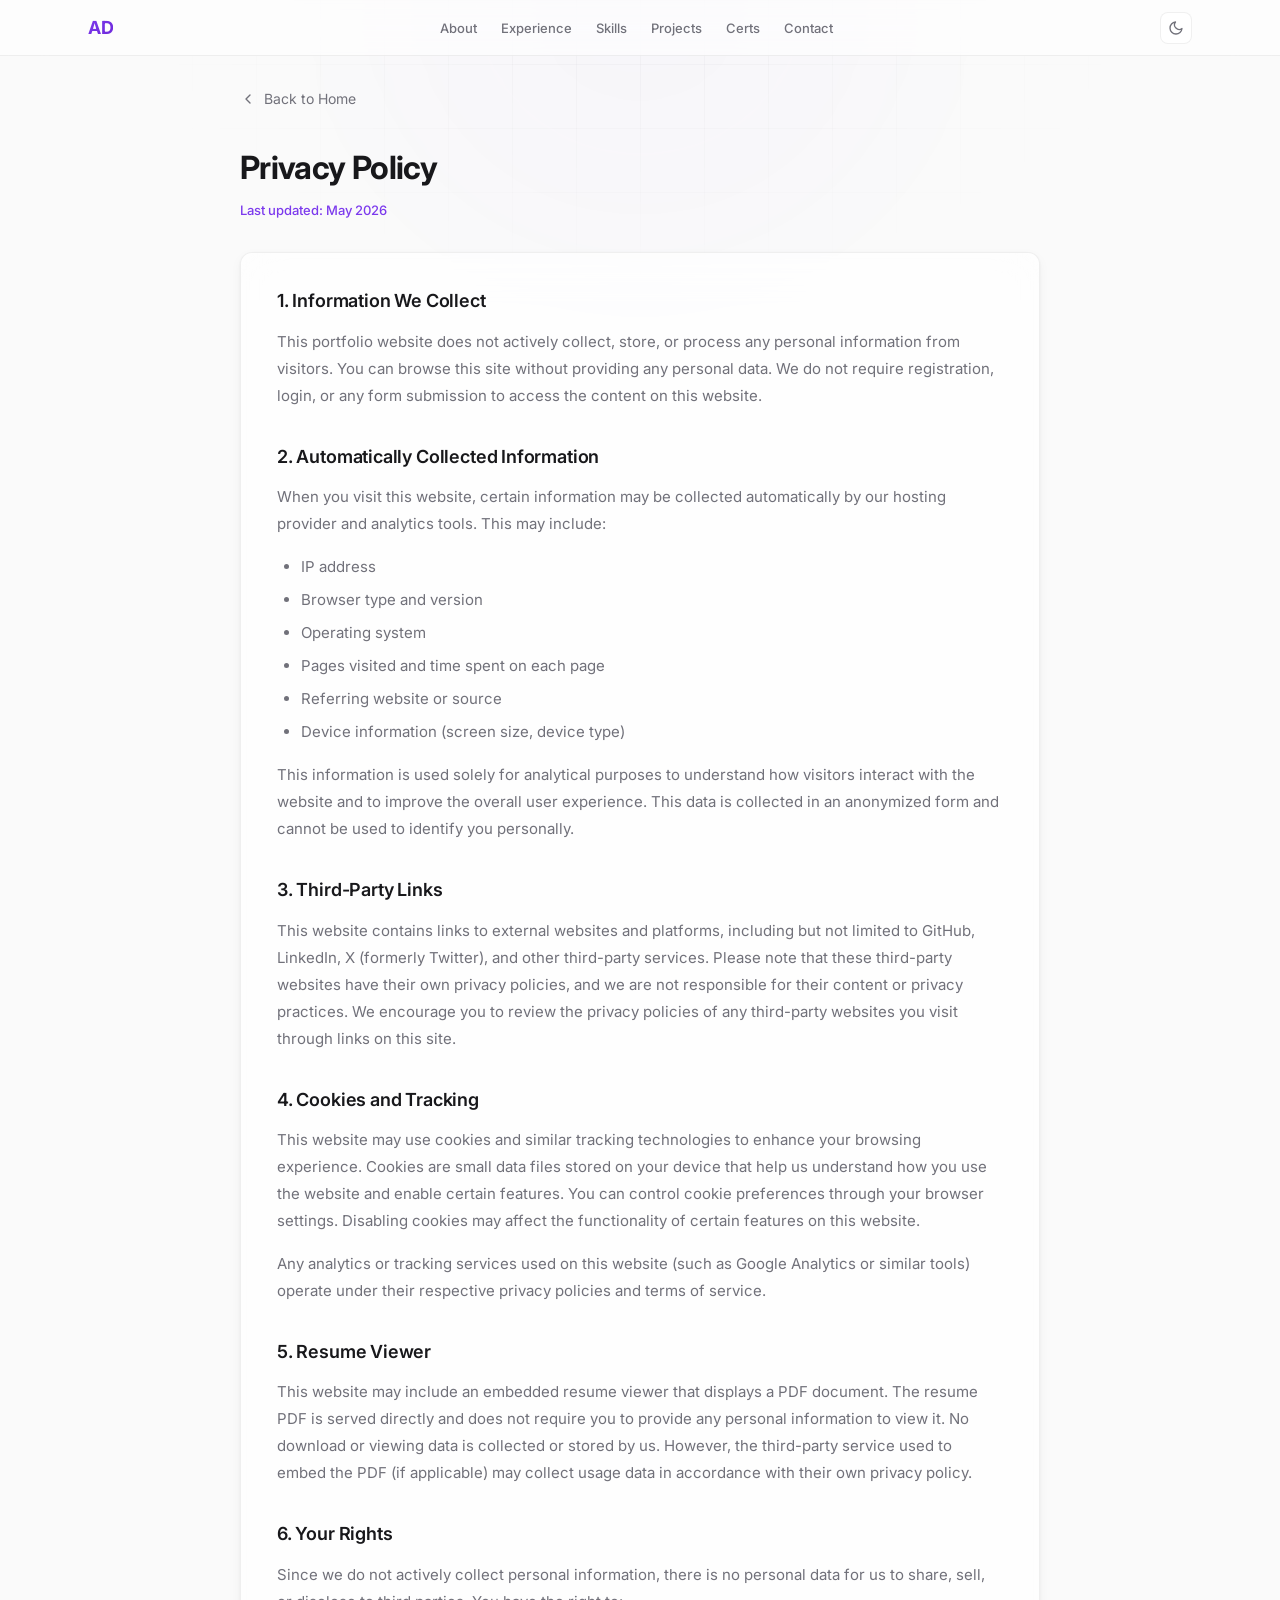
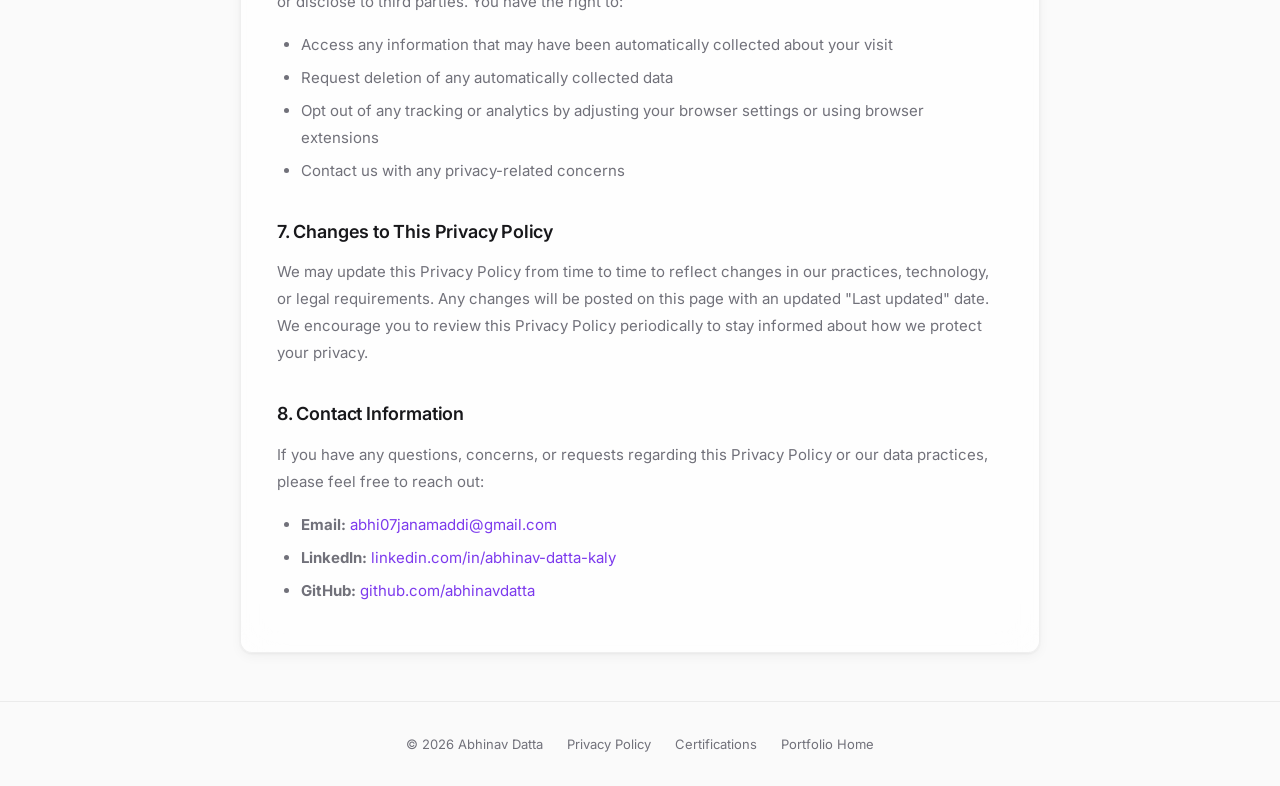
<file: aurora/privacy.html>
<!DOCTYPE html>
<html lang="en">
<head>
  <meta charset="UTF-8">
  <meta name="viewport" content="width=device-width, initial-scale=1.0">
  <title>Privacy Policy — Abhinav Datta</title>
  <meta name="description" content="Privacy Policy for the portfolio website of Abhinav Datta.">
  <link rel="preconnect" href="https://fonts.googleapis.com">
  <link rel="preconnect" href="https://fonts.gstatic.com" crossorigin>
  <link href="https://fonts.googleapis.com/css2?family=Inter:wght@400;500;600;700&display=swap" rel="stylesheet">
  <link rel="stylesheet" href="ori/style.css">
  <link rel="icon" type="image/png" href="ori/bunny.png">
  <style>
    /* ── v2 CSS Variables ────────────────────────────────────── */
    :root {
      --bg: #09090b;
      --bg-raised: #111114;
      --fg: #fafafa;
      --muted: #71717a;
      --accent: #8b5cf6;
      --accent-hover: #a78bfa;
      --accent-muted: rgba(139, 92, 246, 0.12);
      --card: rgba(255, 255, 255, 0.03);
      --card-hover: rgba(255, 255, 255, 0.06);
      --border: rgba(255, 255, 255, 0.06);
      --border-hover: rgba(255, 255, 255, 0.12);
      --glass: rgba(255, 255, 255, 0.04);
      --glass-border: rgba(255, 255, 255, 0.08);
      --shadow: 0 1px 3px rgba(0,0,0,0.4), 0 4px 12px rgba(0,0,0,0.2);
    }
    [data-theme="light"] {
      --bg: #fafafa;
      --bg-raised: #ffffff;
      --fg: #18181b;
      --muted: #71717a;
      --accent: #7c3aed;
      --accent-hover: #6d28d9;
      --accent-muted: rgba(124, 58, 237, 0.1);
      --card: rgba(255,255,255,0.7);
      --card-hover: rgba(255,255,255,0.9);
      --border: rgba(0,0,0,0.06);
      --border-hover: rgba(0,0,0,0.12);
      --glass: rgba(255,255,255,0.6);
      --glass-border: rgba(0,0,0,0.06);
      --shadow: 0 1px 3px rgba(0,0,0,0.06), 0 4px 12px rgba(0,0,0,0.04);
    }

    /* ── Body override ──────────────────────────────────────── */
    body {
      font-family: 'Inter', -apple-system, BlinkMacSystemFont, 'Segoe UI', Roboto, sans-serif !important;
      background: var(--bg) !important;
      color: var(--fg) !important;
      line-height: 1.6;
      display: flex;
      flex-direction: column;
      min-height: 100vh;
      overflow-x: hidden;
    }

    ::-webkit-scrollbar { width: 6px; }
    ::-webkit-scrollbar-track { background: transparent; }
    ::-webkit-scrollbar-thumb { background: var(--accent-muted); border-radius: 99px; }
    ::-webkit-scrollbar-thumb:hover { background: var(--accent); }
    * { scrollbar-width: thin; scrollbar-color: var(--accent-muted) transparent; }

    ::selection { background: var(--accent-muted); color: var(--fg); }

    /* ── v2 Background ──────────────────────────────────────── */
    .v2-bg {
      position: fixed;
      inset: 0;
      z-index: 0;
      pointer-events: none;
      background: var(--bg);
      overflow: hidden;
    }
    .v2-bg::before {
      content: '';
      position: absolute;
      inset: 0;
      background-image:
        linear-gradient(var(--border) 1px, transparent 1px),
        linear-gradient(90deg, var(--border) 1px, transparent 1px);
      background-size: 64px 64px;
      opacity: 0.4;
      mask-image: radial-gradient(ellipse 60% 50% at 50% 0%, black 20%, transparent 70%);
      -webkit-mask-image: radial-gradient(ellipse 60% 50% at 50% 0%, black 20%, transparent 70%);
    }
    .v2-bg::after {
      content: '';
      position: absolute;
      top: -40%;
      left: 20%;
      width: 60%;
      height: 80%;
      background: radial-gradient(ellipse, var(--accent-muted), transparent 70%);
      filter: blur(80px);
      opacity: 0.3;
    }

    /* ── Navbar ──────────────────────────────────────────────── */
    .navbar {
      position: fixed !important;
      top: 0; left: 0; right: 0;
      z-index: 10000 !important;
      background: var(--glass) !important;
      backdrop-filter: blur(20px) saturate(1.4) !important;
      -webkit-backdrop-filter: blur(20px) saturate(1.4) !important;
      border-bottom: 1px solid var(--glass-border) !important;
      padding: 0 1.5rem !important;
    }
    .nav-inner {
      max-width: 72rem;
      margin: 0 auto;
      display: flex;
      align-items: center;
      justify-content: space-between;
      height: 3.5rem;
    }
    .logo {
      font-family: 'Inter', sans-serif !important;
      font-weight: 700;
      font-size: 1.125rem;
      background: linear-gradient(135deg, var(--accent), var(--accent-hover)) !important;
      -webkit-background-clip: text !important;
      -webkit-text-fill-color: transparent !important;
      background-clip: text !important;
      letter-spacing: -0.02em;
      text-decoration: none !important;
    }
    .nav-links {
      display: none;
      align-items: center;
      gap: 1.5rem;
    }
    @media (min-width: 768px) { .nav-links { display: flex !important; } }
    .nav-link, .nav-links a {
      font-family: 'Inter', sans-serif !important;
      font-size: 0.8125rem !important;
      font-weight: 500 !important;
      color: var(--muted) !important;
      text-decoration: none !important;
      border: none !important;
      background: none !important;
      padding: 0.25rem 0 !important;
      transition: color 0.2s !important;
      cursor: pointer;
    }
    .nav-link:hover, .nav-links a:hover { color: var(--fg) !important; }
    .nav-right { display: flex; align-items: center; gap: 0.5rem; }

    .theme-toggle {
      width: 2rem; height: 2rem;
      display: flex; align-items: center; justify-content: center;
      border-radius: 0.5rem;
      border: 1px solid var(--border);
      background: var(--glass);
      color: var(--muted);
      transition: all 0.2s;
      cursor: pointer;
    }
    .theme-toggle:hover { border-color: var(--border-hover); color: var(--fg); background: var(--card); }
    .theme-toggle svg { width: 1rem; height: 1rem; }

    .hamburger {
      display: flex !important;
      flex-direction: column;
      gap: 5px;
      background: none !important;
      border: none !important;
      padding: 0.5rem;
      color: var(--muted);
    }
    .hamburger:hover { color: var(--fg); }
    .hamburger span {
      display: block;
      width: 20px;
      height: 1.5px;
      background: currentColor;
      border-radius: 1px;
    }
    @media (min-width: 768px) { .hamburger { display: none !important; } }

    /* ── Mobile Menu ────────────────────────────────────────── */
    .mobile-overlay {
      position: fixed; inset: 0; z-index: 20000;
      background: rgba(0,0,0,0.5);
      backdrop-filter: blur(4px);
      opacity: 0; visibility: hidden;
      transition: opacity 0.3s, visibility 0.3s;
    }
    .mobile-overlay.open { opacity: 1; visibility: visible; }
    .mobile-menu {
      position: fixed; top: 0; right: -300px; width: 280px; max-width: 85vw;
      height: 100vh; z-index: 20001;
      background: var(--bg-raised);
      backdrop-filter: blur(30px);
      border-left: 1px solid var(--glass-border);
      padding: 4.5rem 1.5rem 2rem;
      display: flex; flex-direction: column; gap: 0.125rem;
      transition: right 0.35s cubic-bezier(0.4, 0, 0.2, 1);
    }
    .mobile-menu.open { right: 0; }
    .mobile-close {
      position: absolute; top: 1rem; right: 1rem;
      background: none; border: none; color: var(--muted);
      font-size: 1.5rem; line-height: 1; padding: 0.25rem;
      transition: color 0.2s;
    }
    .mobile-close:hover { color: var(--fg); }
    .mobile-link {
      display: block;
      font-family: 'Inter', sans-serif;
      font-size: 0.9375rem; font-weight: 500;
      color: var(--muted);
      padding: 0.625rem 0.75rem; border-radius: 0.5rem;
      text-decoration: none;
      transition: all 0.2s;
    }
    .mobile-link:hover { background: var(--card); color: var(--fg); }

    /* ── Privacy Page ───────────────────────────────────────── */
    .privacy-page {
      flex: 1;
      padding: 5.5rem 1.5rem 3rem;
      position: relative;
      z-index: 1;
    }
    .privacy-container {
      max-width: 800px;
      margin: 0 auto;
    }
    .back-link {
      display: inline-flex;
      align-items: center;
      gap: 0.5rem;
      color: var(--muted);
      text-decoration: none;
      font-size: 0.875rem;
      margin-bottom: 2rem;
      transition: color 0.2s;
    }
    .back-link:hover { color: var(--accent); }
    .back-link svg { width: 1rem; height: 1rem; }
    .privacy-title {
      font-family: 'Inter', sans-serif;
      font-size: 2rem;
      font-weight: 700;
      color: var(--fg);
      letter-spacing: -0.02em;
      margin-bottom: 0.375rem;
    }
    .last-updated {
      color: var(--accent);
      font-size: 0.8125rem;
      margin-bottom: 2rem;
      display: block;
      font-weight: 500;
    }
    .privacy-glass {
      background: var(--card);
      backdrop-filter: blur(20px);
      -webkit-backdrop-filter: blur(20px);
      border: 1px solid var(--border);
      box-shadow: var(--shadow);
      border-radius: 0.75rem;
      padding: 2rem 2.25rem;
      color: var(--muted);
      line-height: 1.8;
    }
    .privacy-glass h2 {
      color: var(--fg);
      font-family: 'Inter', sans-serif;
      font-size: 1.125rem;
      font-weight: 600;
      margin-top: 2rem;
      margin-bottom: 0.625rem;
      letter-spacing: -0.01em;
    }
    .privacy-glass h2:first-child { margin-top: 0; }
    .privacy-glass p {
      margin-bottom: 1rem;
      color: var(--muted);
    }
    .privacy-glass ul {
      margin-bottom: 1rem;
      padding-left: 1.5rem;
    }
    .privacy-glass ul li {
      margin-bottom: 0.375rem;
      color: var(--muted);
    }
    .privacy-glass a {
      color: var(--accent);
      text-decoration: none;
      transition: color 0.2s;
    }
    .privacy-glass a:hover { color: var(--accent-hover); text-decoration: underline; }

    /* ── Footer ────────────────────────────────────────────── */
    .footer {
      position: relative;
      z-index: 1;
      text-align: center;
      padding: 2rem 1.5rem;
      border-top: 1px solid var(--border);
      margin-top: auto;
    }
    .footer-content {
      display: flex;
      justify-content: center;
      gap: 1.5rem;
      align-items: center;
      flex-wrap: wrap;
      color: var(--muted);
      font-size: 0.8125rem;
      font-family: 'Inter', sans-serif;
    }
    .footer-content a {
      color: var(--muted);
      text-decoration: none;
      transition: color 0.2s;
    }
    .footer-content a:hover { color: var(--accent); }

    /* ── Responsive ─────────────────────────────────────────── */
    @media (max-width: 768px) {
      .privacy-page { padding: 4rem 1rem 2rem; }
      .privacy-glass { padding: 1.5rem; }
      .privacy-title { font-size: 1.5rem; }
    }
  </style>
</head>
<body>

  <!-- v2 Background -->
  <div class="v2-bg" aria-hidden="true"></div>

  <!-- Navbar -->
  <header class="navbar">
    <nav class="nav-inner">
      <a href="index.html" class="logo">AD</a>
      <div class="nav-links">
        <a href="index.html#about" class="nav-link">About</a>
        <a href="index.html#experience" class="nav-link">Experience</a>
        <a href="index.html#skills" class="nav-link">Skills</a>
        <a href="index.html#projects" class="nav-link">Projects</a>
        <a href="certif.html" class="nav-link">Certs</a>
        <a href="index.html#contact" class="nav-link">Contact</a>
      </div>
      <div class="nav-right">
        <button class="theme-toggle" id="theme-toggle" aria-label="Toggle theme">
          <svg viewBox="0 0 24 24" fill="none" stroke="currentColor" stroke-width="2" stroke-linecap="round" stroke-linejoin="round"><path d="M21 12.79A9 9 0 1 1 11.21 3 7 7 0 0 0 21 12.79z"/></svg>
        </button>
        <button class="hamburger" id="hamburger-btn" aria-label="Open menu">
          <span></span><span></span><span></span>
        </button>
      </div>
    </nav>
  </header>

  <!-- Mobile Menu -->
  <div class="mobile-overlay" id="mobile-overlay"></div>
  <div class="mobile-menu" id="mobile-menu">
    <button class="mobile-close" id="menu-close">&times;</button>
    <a href="index.html#about" class="mobile-link">About</a>
    <a href="index.html#experience" class="mobile-link">Experience</a>
    <a href="index.html#skills" class="mobile-link">Skills</a>
    <a href="index.html#projects" class="mobile-link">Projects</a>
    <a href="certif.html" class="mobile-link">Certs</a>
    <a href="index.html#contact" class="mobile-link">Contact</a>
  </div>

  <!-- Privacy Content -->
  <div class="privacy-page">
    <div class="privacy-container">
      <a href="index.html" class="back-link">
        <svg viewBox="0 0 24 24" fill="none" stroke="currentColor" stroke-width="2" stroke-linecap="round" stroke-linejoin="round"><path d="m15 18-6-6 6-6"/></svg>
        Back to Home
      </a>

      <h1 class="privacy-title">Privacy Policy</h1>
      <span class="last-updated">Last updated: May 2026</span>

      <div class="privacy-glass">

        <h2>1. Information We Collect</h2>
        <p>This portfolio website does not actively collect, store, or process any personal information from visitors. You can browse this site without providing any personal data. We do not require registration, login, or any form submission to access the content on this website.</p>

        <h2>2. Automatically Collected Information</h2>
        <p>When you visit this website, certain information may be collected automatically by our hosting provider and analytics tools. This may include:</p>
        <ul>
          <li>IP address</li>
          <li>Browser type and version</li>
          <li>Operating system</li>
          <li>Pages visited and time spent on each page</li>
          <li>Referring website or source</li>
          <li>Device information (screen size, device type)</li>
        </ul>
        <p>This information is used solely for analytical purposes to understand how visitors interact with the website and to improve the overall user experience. This data is collected in an anonymized form and cannot be used to identify you personally.</p>

        <h2>3. Third-Party Links</h2>
        <p>This website contains links to external websites and platforms, including but not limited to GitHub, LinkedIn, X (formerly Twitter), and other third-party services. Please note that these third-party websites have their own privacy policies, and we are not responsible for their content or privacy practices. We encourage you to review the privacy policies of any third-party websites you visit through links on this site.</p>

        <h2>4. Cookies and Tracking</h2>
        <p>This website may use cookies and similar tracking technologies to enhance your browsing experience. Cookies are small data files stored on your device that help us understand how you use the website and enable certain features. You can control cookie preferences through your browser settings. Disabling cookies may affect the functionality of certain features on this website.</p>
        <p>Any analytics or tracking services used on this website (such as Google Analytics or similar tools) operate under their respective privacy policies and terms of service.</p>

        <h2>5. Resume Viewer</h2>
        <p>This website may include an embedded resume viewer that displays a PDF document. The resume PDF is served directly and does not require you to provide any personal information to view it. No download or viewing data is collected or stored by us. However, the third-party service used to embed the PDF (if applicable) may collect usage data in accordance with their own privacy policy.</p>

        <h2>6. Your Rights</h2>
        <p>Since we do not actively collect personal information, there is no personal data for us to share, sell, or disclose to third parties. You have the right to:</p>
        <ul>
          <li>Access any information that may have been automatically collected about your visit</li>
          <li>Request deletion of any automatically collected data</li>
          <li>Opt out of any tracking or analytics by adjusting your browser settings or using browser extensions</li>
          <li>Contact us with any privacy-related concerns</li>
        </ul>

        <h2>7. Changes to This Privacy Policy</h2>
        <p>We may update this Privacy Policy from time to time to reflect changes in our practices, technology, or legal requirements. Any changes will be posted on this page with an updated "Last updated" date. We encourage you to review this Privacy Policy periodically to stay informed about how we protect your privacy.</p>

        <h2>8. Contact Information</h2>
        <p>If you have any questions, concerns, or requests regarding this Privacy Policy or our data practices, please feel free to reach out:</p>
        <ul>
          <li><strong>Email:</strong> <a href="mailto:abhi07janamaddi@gmail.com">abhi07janamaddi@gmail.com</a></li>
          <li><strong>LinkedIn:</strong> <a href="https://www.linkedin.com/in/abhinav-datta-kaly/" target="_blank" rel="noopener noreferrer">linkedin.com/in/abhinav-datta-kaly</a></li>
          <li><strong>GitHub:</strong> <a href="https://github.com/abhinavdatta/" target="_blank" rel="noopener noreferrer">github.com/abhinavdatta</a></li>
        </ul>

      </div>
    </div>
  </div>

  <!-- Footer -->
  <footer class="footer">
    <div class="footer-content">
      <p>&copy; 2026 Abhinav Datta</p>
      <a href="privacy.html">Privacy Policy</a>
      <a href="certif.html">Certifications</a>
      <a href="index.html">Portfolio Home</a>
    </div>
  </footer>

  <script>
    (function() {
      /* ── Theme toggle ──────────────────────────────────────── */
      var html = document.documentElement;
      var themeBtn = document.getElementById('theme-toggle');

      function getStoredTheme() {
        return localStorage.getItem('portfolio-theme');
      }

      function applyTheme(theme) {
        if (theme === 'light') {
          html.setAttribute('data-theme', 'light');
        } else {
          html.removeAttribute('data-theme');
        }
        updateThemeIcon(theme);
      }

      function updateThemeIcon(theme) {
        if (!themeBtn) return;
        var sunSvg = '<svg viewBox="0 0 24 24" fill="none" stroke="currentColor" stroke-width="2" stroke-linecap="round" stroke-linejoin="round"><circle cx="12" cy="12" r="5"/><path d="M12 1v2M12 21v2M4.22 4.22l1.42 1.42M18.36 18.36l1.42 1.42M1 12h2M21 12h2M4.22 19.78l1.42-1.42M18.36 5.64l1.42-1.42"/></svg>';
        var moonSvg = '<svg viewBox="0 0 24 24" fill="none" stroke="currentColor" stroke-width="2" stroke-linecap="round" stroke-linejoin="round"><path d="M21 12.79A9 9 0 1 1 11.21 3 7 7 0 0 0 21 12.79z"/></svg>';
        themeBtn.innerHTML = theme === 'light' ? moonSvg : sunSvg;
      }

      function initTheme() {
        var stored = getStoredTheme();
        if (stored) {
          applyTheme(stored);
        } else if (window.matchMedia && window.matchMedia('(prefers-color-scheme: light)').matches) {
          applyTheme('light');
        }
      }

      if (themeBtn) {
        themeBtn.addEventListener('click', function() {
          var current = html.getAttribute('data-theme') === 'light' ? 'light' : 'dark';
          var next = current === 'light' ? 'dark' : 'light';
          applyTheme(next);
          localStorage.setItem('portfolio-theme', next);
        });
      }

      initTheme();

      /* ── Mobile menu ────────────────────────────────────────── */
      var hamburgerBtn = document.getElementById('hamburger-btn');
      var mobileMenu = document.getElementById('mobile-menu');
      var mobileOverlay = document.getElementById('mobile-overlay');
      var menuCloseBtn = document.getElementById('menu-close');

      function openMobileMenu() {
        if (hamburgerBtn) hamburgerBtn.classList.add('open');
        if (mobileMenu) mobileMenu.classList.add('open');
        if (mobileOverlay) mobileOverlay.classList.add('open');
        document.body.style.overflow = 'hidden';
      }

      function closeMobileMenu() {
        if (hamburgerBtn) hamburgerBtn.classList.remove('open');
        if (mobileMenu) mobileMenu.classList.remove('open');
        if (mobileOverlay) mobileOverlay.classList.remove('open');
        document.body.style.overflow = '';
      }

      if (hamburgerBtn) {
        hamburgerBtn.addEventListener('click', function() {
          if (mobileMenu && mobileMenu.classList.contains('open')) {
            closeMobileMenu();
          } else {
            openMobileMenu();
          }
        });
      }

      if (menuCloseBtn) menuCloseBtn.addEventListener('click', closeMobileMenu);
      if (mobileOverlay) mobileOverlay.addEventListener('click', closeMobileMenu);

      if (mobileMenu) {
        var mobileLinks = mobileMenu.querySelectorAll('.mobile-link');
        mobileLinks.forEach(function(link) {
          link.addEventListener('click', closeMobileMenu);
        });
      }

      document.addEventListener('keydown', function(e) {
        if (e.key === 'Escape') {
          if (mobileMenu && mobileMenu.classList.contains('open')) closeMobileMenu();
        }
      });
    })();
  </script>
</body>
</html>
</file>
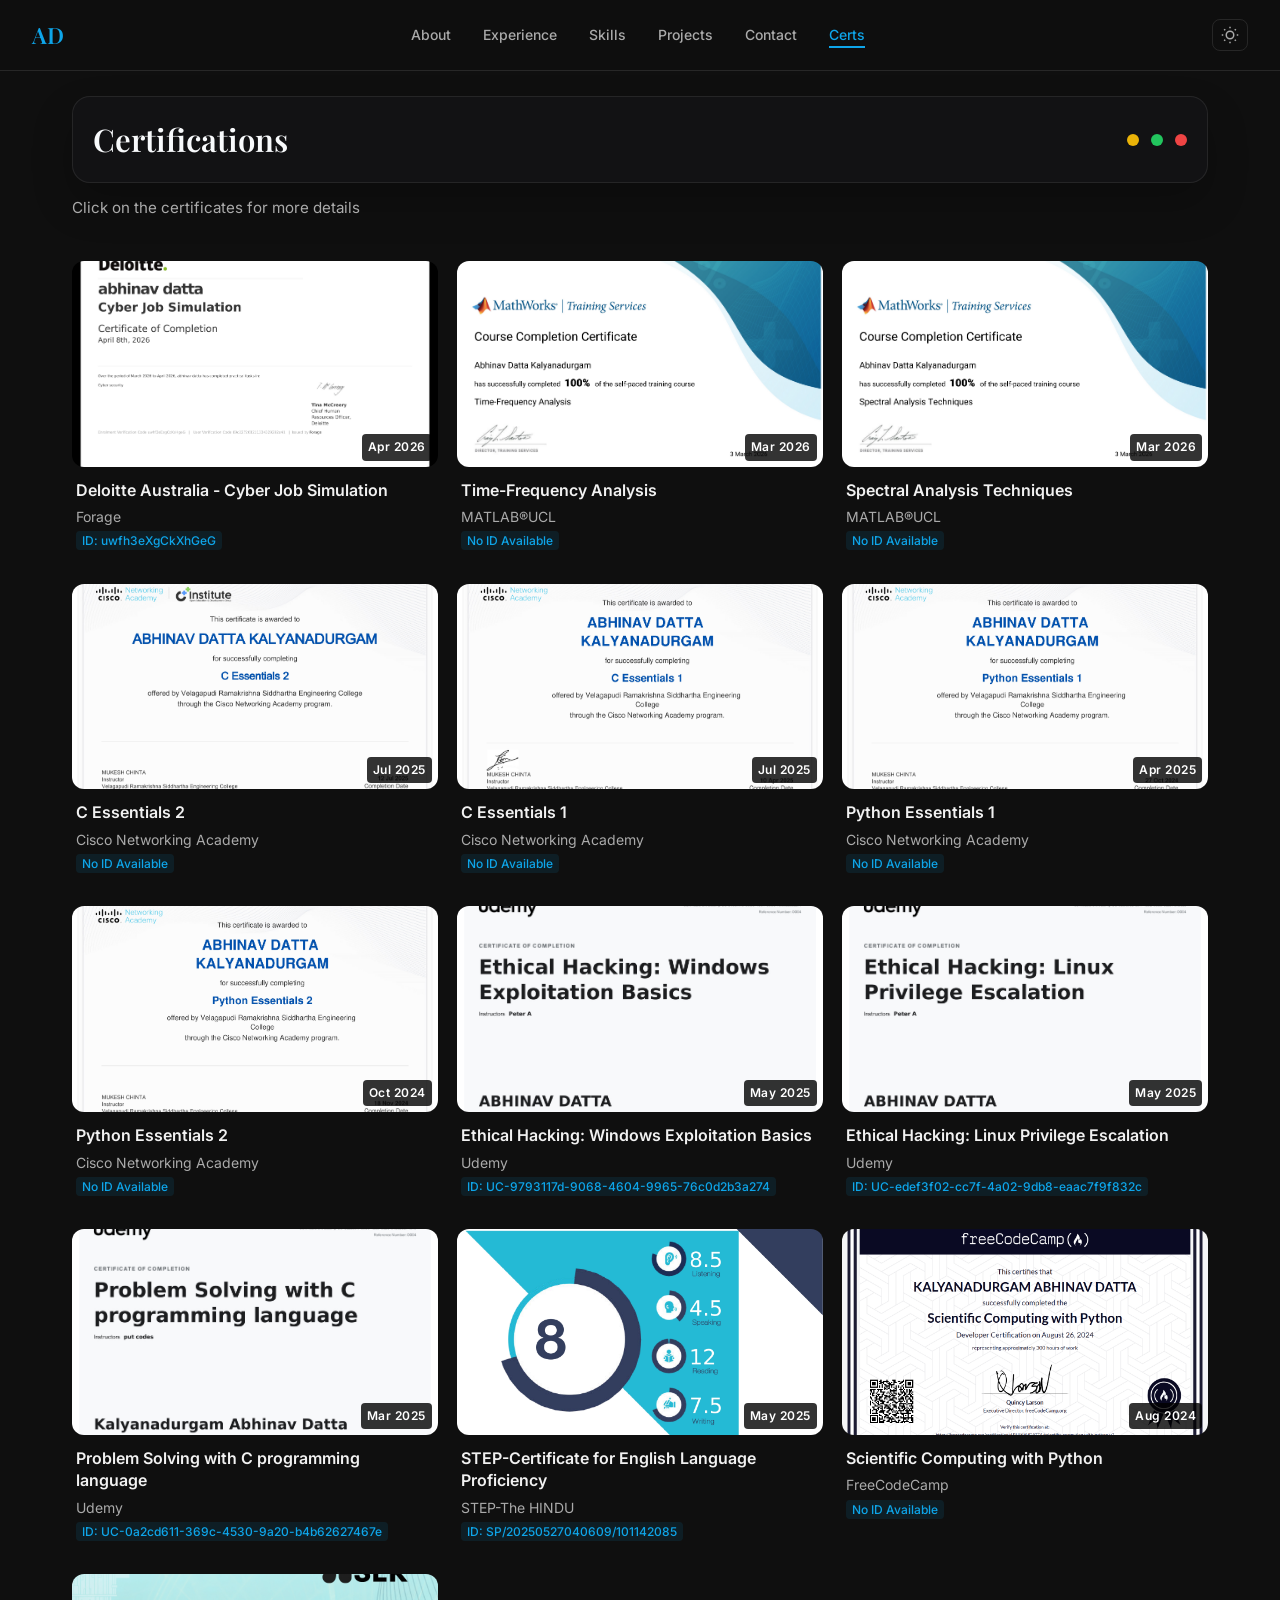
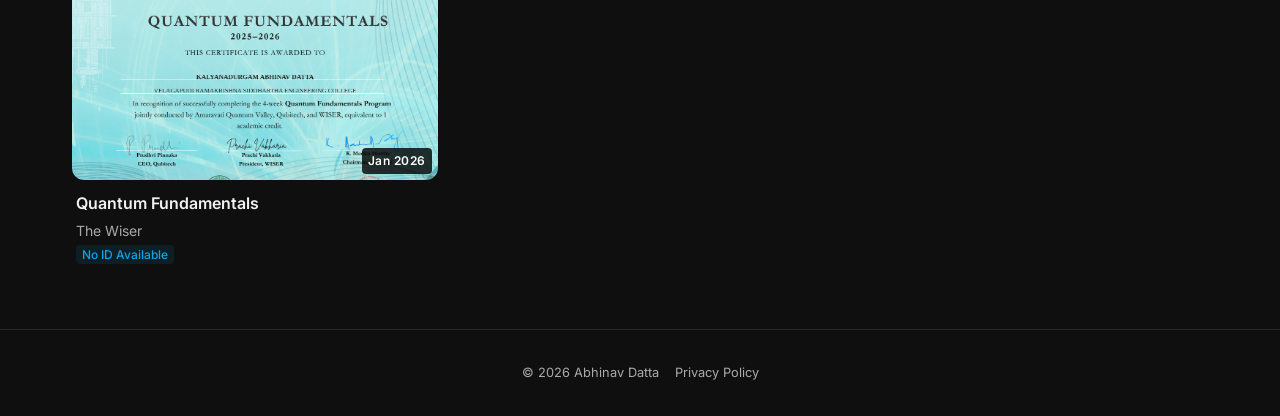
<file: original/certif.html>
<!DOCTYPE html>
<html lang="en" data-theme="dark">
<head>
    <meta charset="UTF-8">
    <meta name="viewport" content="width=device-width, initial-scale=1.0">
    <title>Certifications | Abhinav Datta</title>
    <link href="https://fonts.googleapis.com/css2?family=Inter:wght@400;500;600;700&family=Playfair+Display:wght@600;700&display=swap" rel="stylesheet">
    <link rel="stylesheet" href="certif/certif.css">
</head>
<body>
    <div id="scroll-progress"></div>

    <header id="nav">
        <a href="index.html" class="logo">AD</a>
        <nav>
            <ul class="nav-links">
                <li><a href="index.html#about">About</a></li>
                <li><a href="index.html#experience">Experience</a></li>
                <li><a href="index.html#skills">Skills</a></li>
                <li><a href="index.html#projects">Projects</a></li>
                
                <li><a href="index.html#contact">Contact</a></li>
                <li><a href="certif.html" class="active">Certs</a></li>
            </ul>
        </nav>
        <div class="nav-actions">
            <button id="theme-toggle" aria-label="Toggle theme">
                <svg id="theme-icon-sun" width="18" height="18" viewBox="0 0 24 24" fill="none" stroke="currentColor" stroke-width="2">
                    <circle cx="12" cy="12" r="5"/><line x1="12" y1="1" x2="12" y2="3"/>
                    <line x1="12" y1="21" x2="12" y2="23"/><line x1="4.22" y1="4.22" x2="5.64" y2="5.64"/>
                    <line x1="18.36" y1="18.36" x2="19.78" y2="19.78"/><line x1="1" y1="12" x2="3" y2="12"/>
                    <line x1="21" y1="12" x2="23" y2="12"/><line x1="4.22" y1="19.78" x2="5.64" y2="18.36"/>
                    <line x1="18.36" y1="5.64" x2="19.78" y2="4.22"/>
                </svg>
                <svg id="theme-icon-moon" width="18" height="18" viewBox="0 0 24 24" fill="none" stroke="currentColor" stroke-width="2" style="display:none;">
                    <path d="M21 12.79A9 9 0 1 1 11.21 3 7 7 0 0 0 21 12.79z"/>
                </svg>
            </button>
            <button id="menu-toggle" aria-label="Open Menu">
                <svg width="24" height="24" viewBox="0 0 24 24" fill="none" stroke="currentColor" stroke-width="2">
                    <line x1="3" y1="12" x2="21" y2="12"></line>
                    <line x1="3" y1="6" x2="21" y2="6"></line>
                    <line x1="3" y1="18" x2="21" y2="18"></line>
                </svg>
            </button>
        </div>
    </header>

    <div id="mobile-menu">
        <button id="menu-close" aria-label="Close Menu">
            <svg width="24" height="24" viewBox="0 0 24 24" fill="none" stroke="currentColor" stroke-width="2">
                <line x1="18" y1="6" x2="6" y2="18"></line>
                <line x1="6" y1="6" x2="18" y2="18"></line>
            </svg>
        </button>
        <ul>
            <li><a href="index.html#about">About</a></li>
            <li><a href="index.html#experience">Experience</a></li>
            <li><a href="index.html#skills">Skills</a></li>
            <li><a href="index.html#projects">Projects</a></li>
            
            <li><a href="index.html#contact">Contact</a></li>
            <li><a href="certif.html">Certifications</a></li>
        </ul>
    </div>

    <main>
        <section class="certs-section">
            <div class="certs-header">
                <h2>Certifications</h2>
                <div class="terminal-buttons">
                    <span class="minimize"></span>
                    <span class="maximize"></span>
                    <span class="close"></span>
                </div>
            </div>
            <p class="section-subtitle">Click on the certificates for more details</p>
            <div id="certs-container" class="certs-tiles-grid"></div>
        </section>
    </main>

    <footer>
        <p>© 2026 Abhinav Datta</p>
        <a href="privacy.html">Privacy Policy</a>
    </footer>

    <button id="back-to-top" aria-label="Back to top">↑</button>

    <div id="cert-modal" class="modal-overlay">
        <div class="modal-content">
            <button id="modal-close" class="modal-close" aria-label="Close modal">&times;</button>
            <div class="modal-body" id="modal-body-content">
                </div>
        </div>
    </div>

    <script id="cert-data" type="application/json">
    [
        {
            "title": "Deloitte Australia - Cyber Job Simulation",
            "issuer": "Forage",
            "date": "Apr 2026",
            "credentialId": "uwfh3eXgCkXhGeG",
            "thumbnail": "certif/cert-thumbnails/deloitte.jpg",
            "url": "https://www.theforage.com/completion-certificates/9PBTqmSxAf6zZTseP/E9pA6qsdbeyEkp3ti_9PBTqmSxAf6zZTseP_69c227268211334329292a41_1775654833656_completion_certificate.pdf",
            "description": "Completed a realistic cyber simulation covering threat hunting, assessing cloud security frameworks, and proposing robust mitigation strategies for enterprise-level networks."
        },
        {
            "title": "Time-Frequency Analysis",
            "issuer": "MATLAB®UCL",
            "date": "Mar 2026",
            "thumbnail": "certif/cert-thumbnails/time-frequency.jpg",
            "url": "https://matlabacademy.mathworks.com/progress/share/certificate.html?id=e8b6df26-0edc-4434-ab27-bd5446d2be12&"
        },
        {
            "title": "Spectral Analysis Techniques",
            "issuer": "MATLAB®UCL",
            "date": "Mar 2026",
            "thumbnail": "certif/cert-thumbnails/spectral-analysis.jpg",
            "url": "https://matlabacademy.mathworks.com/progress/share/certificate.html?id=adef196c-2b90-4090-a40a-1eb6b5c55bf5&https://matlabacademy.mathworks.com/progress/share/certificate.html?id=adef196c-2b90-4090-a40a-1eb6b5c55bf5&"
        },
        {
            "title": "C Essentials 2",
            "issuer": "Cisco Networking Academy",
            "date": "Jul 2025",
            "thumbnail": "certif/cert-thumbnails/c-essentials2.jpg",
            "url": "https://www.netacad.com/s/ff9e491c-49be-4734-803e-a79e6e83dab1/users/2d5b31ca-7b31-4a63-8895-4c56f13f6a2c/_certificate_abhi07janamaddi-gmail-com_2c1d729e-6451-47c0-9e1d-95aecbd592f8.pdf?Expires=1780149369&Signature=cwQ38dlT8KDM0fzAAzGFzyfBmcadrFbKEpnYaqQQ0DjhGnBtRVmH9ur~S8m86NBDiz2Ag268YcfOwU30h526pTGiTg6yMXniI6iPL85pJ-U~b4Gj9vlOuaRKlZDBEZ-dfEF~lI3qh1168H1zlCQeN7o8QEBHMfkmA8R~-TVuX8WbkAezeTihV9rNPeeFWg3J-5pLbqqS7wQoSBOt0w~6jcidPY5RTupxbWWHfLGExSE6h1tJUx3JR5Y1o5nGISuzGx3LAVnz42p9wjGWO3yR1t~bP3~m8fy2FjotoW8Xuf5HjJVD5TAluzyuuP3PZLpv95oaroJQZxOJUtqS38R4Tw__&Key-Pair-Id=K2KLPFOPQWYG51#view=Fit&toolbar=0&statusbar=0&messages=0&navpanes=0&scrollbar=0"
        },
        {
            "title": "C Essentials 1",
            "issuer": "Cisco Networking Academy",
            "date": "Jul 2025",
            "thumbnail": "certif/cert-thumbnails/c-essentials1.jpg",
            "url": "https://www.netacad.com/s/ff9e491c-49be-4734-803e-a79e6e83dab1/users/2d5b31ca-7b31-4a63-8895-4c56f13f6a2c/_certificate_abhi07janamaddi-gmail-com_d9620ab5-fcbf-407a-9118-3ab3472a1671.pdf?Expires=1780149546&Signature=V4PHETdHxcX3poq7VsUMbzEYIgC8p0ZEbgNdAn2G1nSxckfuERz4XTgF21fK0wnOtg0pGAm1tzsYn5xuBFNiNTGLl-~rjOjbBWs-WuP0JTNsRhxnZtCLgE49WITof05BYnmK4rOZ~Br8Sp5iR6XWF65C-n8gp8VpupwgqwwwuUMdnuqL2zRPtFA5cmPRvams2rxghMhokfcBpOqxjQmO0XukuD-6PkvpXZtQzEp9u3x~zB60eiGF-I-M5oADfLJ5Xq5MW4zv0qwMpr8xo38Mx3ZpNyIxW6YqwsF35zJJQl-3wPwehYdU5wTW70vLo9qinFthKhU87zAIR5u~U0ZOCg__&Key-Pair-Id=K2KLPFOPQWYG51#view=Fit&toolbar=0&statusbar=0&messages=0&navpanes=0&scrollbar=0"        },
        {
            "title": "Python Essentials 1",
            "issuer": "Cisco Networking Academy",
            "date": "Apr 2025",
            "thumbnail": "certif/cert-thumbnails/python-essentials1.jpg",
            "url":"https://www.netacad.com/s/ff9e491c-49be-4734-803e-a79e6e83dab1/users/2d5b31ca-7b31-4a63-8895-4c56f13f6a2c/Python_Essentials_1_certificate_abhi07janamaddi-gmail-com_abf83d3f-678f-4295-b6d5-6b30ba9720be.pdf?Expires=1780149716&Signature=Bz7irv6JdVZCKOPt68oDa7FaYxs2cQUX1170uRZuSEOBgzkiJ0E3-WC59sspOiNF0Wis0WA1uWl552Q7JLzeMMhEargNmz3xAG86mQ4j0Ku6reiDZb6~JUrHjycTw7hRXbLjK6KYXig1ywxQ0Jo1l2fWFCn20fS9F4FyNJQv2cob03XlsR0IfBBU3AhSdDrYFVE2HtBfIFzffIAH0cabGGljzFdJ9xFrbeg2i~wPAaf-mOg0XmQiBlnFz-dZgI5bhtxmZwRZKPDt35AqUivbEgXO2yjxttR99yEuiqa30QpEuFuXBump5VfvKQraffwi-2c278JtYIKtD8h6e0offg__&Key-Pair-Id=K2KLPFOPQWYG51#view=Fit&toolbar=0&statusbar=0&messages=0&navpanes=0&scrollbar=0"
        },
        {
            "title": "Python Essentials 2",
            "issuer": "Cisco Networking Academy",
            "date": "Oct 2024",
            "thumbnail": "certif/cert-thumbnails/python-essentials2.jpg",
            "url":"https://www.netacad.com/s/ff9e491c-49be-4734-803e-a79e6e83dab1/users/2d5b31ca-7b31-4a63-8895-4c56f13f6a2c/Python_Essentials_2_certificate_abhi07janamaddi-gmail-com_84b0dd37-12a1-4370-9554-1fca8850a47c.pdf?Expires=1780149673&Signature=NQppqDm-7goNQcjKX0tKt0RHamRSZwgLreVZ87fXOb9pVUBVe3Ec54eNes~EDEoDw2aLya60NqyWoj7-HvPXy7FwT8~[base64]&Key-Pair-Id=K2KLPFOPQWYG51#view=Fit&toolbar=0&statusbar=0&messages=0&navpanes=0&scrollbar=0"
        },
        {
            "title": "Ethical Hacking: Windows Exploitation Basics",
            "issuer": "Udemy",
            "date": "May 2025",
            "credentialId":"UC-9793117d-9068-4604-9965-76c0d2b3a274",
            "thumbnail": "certif/cert-thumbnails/ethical-hacking-windows.jpg",
            "url":"https://www.udemy.com/certificate/UC-9793117d-9068-4604-9965-76c0d2b3a274/"
        },
        {
            "title": "Ethical Hacking: Linux Privilege Escalation",
            "issuer": "Udemy",
            "date": "May 2025",
            "credentialId":"UC-edef3f02-cc7f-4a02-9db8-eaac7f9f832c",
            "thumbnail": "certif/cert-thumbnails/ethical-hacking-linux.jpg",
            "url":"https://www.udemy.com/certificate/UC-edef3f02-cc7f-4a02-9db8-eaac7f9f832c/"
        },
        {
            "title": "Problem Solving with C programming language",
            "issuer": "Udemy",
            "date": "Mar 2025",
            "credentialId": "UC-0a2cd611-369c-4530-9a20-b4b62627467e",
            "thumbnail": "certif/cert-thumbnails/problem-solving-c.jpg",
            "url":"https://www.udemy.com/certificate/UC-0a2cd611-369c-4530-9a20-b4b62627467e/"
        },
        {
            "title": "STEP-Certificate for English Language Proficiency",
            "issuer": "STEP-The HINDU",
            "date": "May 2025",
            "credentialId": "SP/20250527040609/101142085",
            "thumbnail": "certif/cert-thumbnails/step-certificate.jpg",
            "url":""
        },
        {
            "title": "Scientific Computing with Python",
            "issuer": "FreeCodeCamp",
            "date": "Aug 2024",
            "thumbnail": "certif/cert-thumbnails/freecodecamp.png",
            "url":"https://www.freecodecamp.org/certification/abhinavdatta/scientific-computing-with-python-v7"
        },
         {
            "title": "Quantum Fundamentals",
            "issuer": "The Wiser",
            "date": "Jan 2026",
            "thumbnail": "certif/cert-thumbnails/wiser.jpg",
            "url":""
        }
    ]
    </script>

    <script src="certif/certif.js"></script>
</body>
</html>
</file>
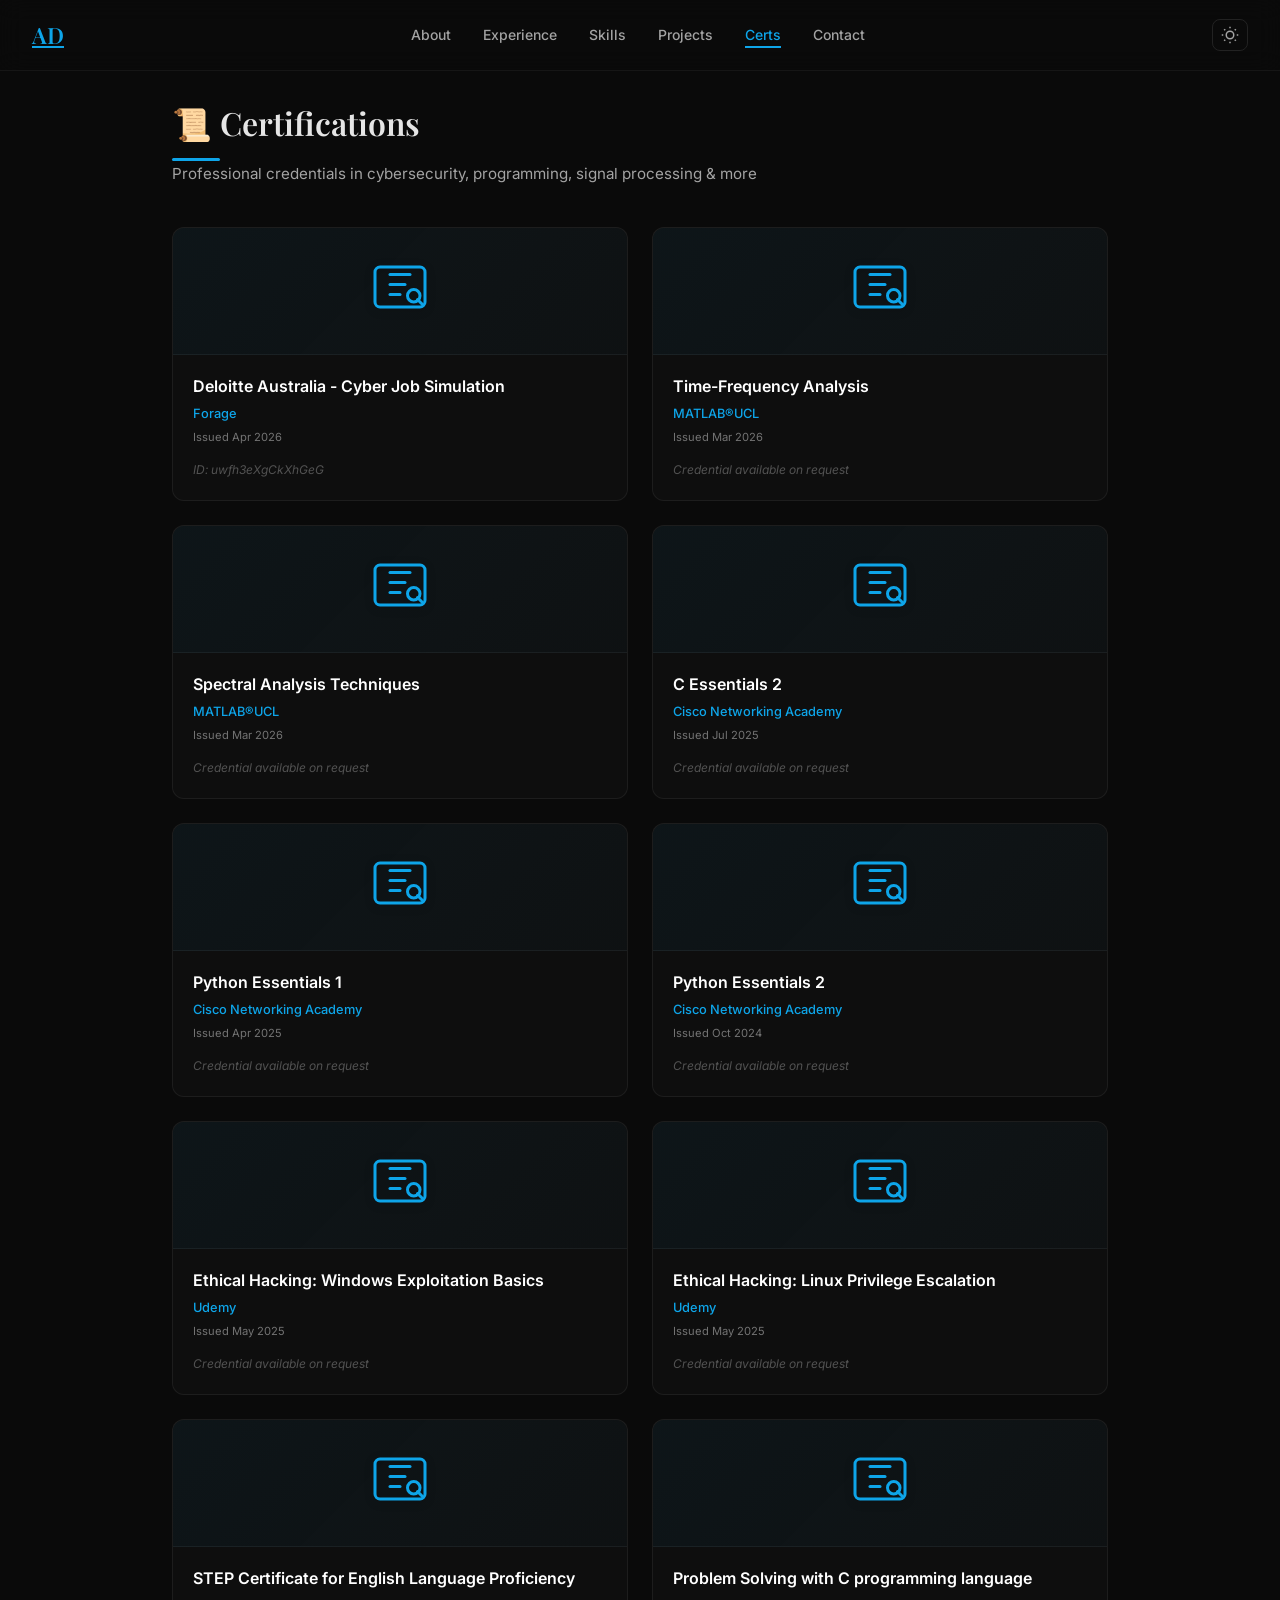
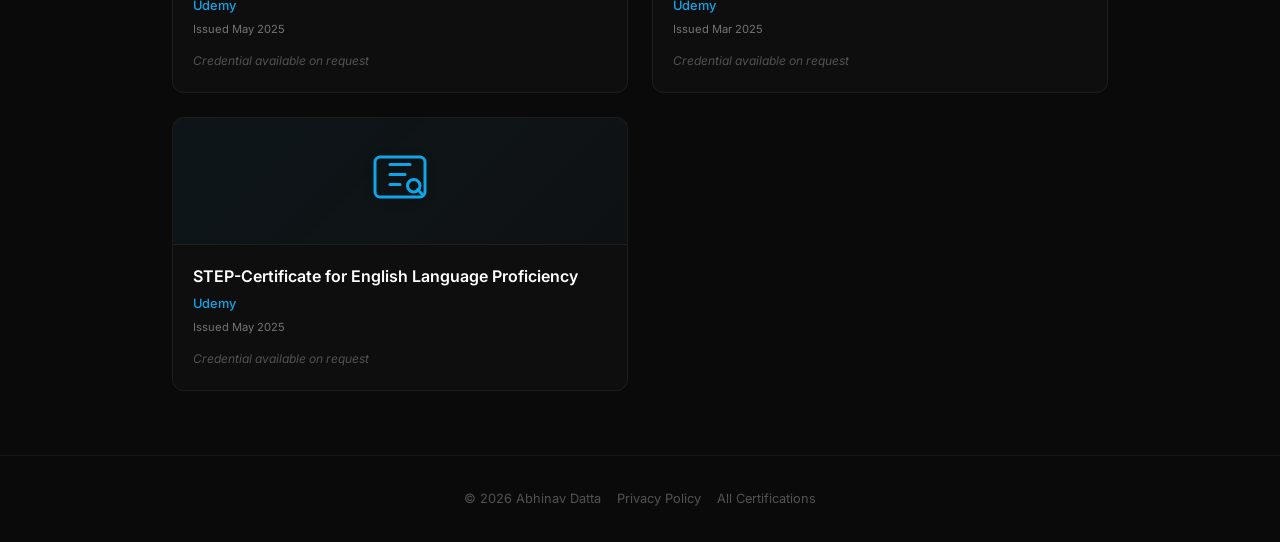
<file: aero/testing/certifications.html>
<!DOCTYPE html>
<html lang="en" data-theme="dark">
<head>
    <meta charset="UTF-8">
    <meta name="viewport" content="width=device-width, initial-scale=1.0">
    <title>Certifications | Abhinav Datta</title>
    <link href="https://fonts.googleapis.com/css2?family=Inter:wght@400;500;600;700&family=Playfair+Display:wght@600;700&display=swap" rel="stylesheet">
    <style>
        * {
            margin: 0;
            padding: 0;
            box-sizing: border-box;
        }

        body {
            font-family: 'Inter', sans-serif;
            background: #0a0a0a;
            color: #e5e5e5;
            line-height: 1.7;
        }

        /* Light theme */
        [data-theme="light"] body {
            background: #f5f5f5;
            color: #171717;
        }

        [data-theme="light"] .cert-tile {
            background: rgba(0, 0, 0, 0.02);
            border-color: rgba(0, 0, 0, 0.08);
        }

        [data-theme="light"] .cert-title {
            color: #171717;
        }

        [data-theme="light"] .section-subtitle {
            color: #525252;
        }

        [data-theme="light"] #nav {
            background: rgba(245, 245, 245, 0.85);
            border-bottom-color: rgba(0, 0, 0, 0.08);
        }

        [data-theme="light"] .nav-links a {
            color: #525252;
        }

        [data-theme="light"] .nav-links a:hover,
        [data-theme="light"] .nav-links a.active {
            color: #0284c7;
        }

        [data-theme="light"] .logo {
            color: #0284c7;
        }

        [data-theme="light"] footer {
            border-top-color: rgba(0, 0, 0, 0.08);
            color: #737373;
        }

        /* Navigation */
        #nav {
            position: fixed;
            top: 0;
            width: 100%;
            z-index: 100;
            display: flex;
            align-items: center;
            justify-content: space-between;
            padding: 1rem 2rem;
            background: rgba(10, 10, 10, 0.8);
            backdrop-filter: blur(12px);
            border-bottom: 1px solid rgba(255, 255, 255, 0.05);
        }

        .logo {
            font-family: 'Playfair Display', serif;
            font-size: 1.4rem;
            font-weight: 600;
            color: #0ea5e9;
        }

        .nav-links {
            display: flex;
            gap: 2rem;
            list-style: none;
        }

        .nav-links a {
            font-size: 0.875rem;
            font-weight: 500;
            color: #a3a3a3;
            transition: color 0.3s;
            text-decoration: none;
            position: relative;
        }

        .nav-links a:hover,
        .nav-links a.active {
            color: #0ea5e9;
        }

        .nav-links a.active::after {
            content: '';
            position: absolute;
            bottom: -5px;
            left: 0;
            width: 100%;
            height: 2px;
            background: #0ea5e9;
        }

        .nav-actions {
            display: flex;
            align-items: center;
            gap: 0.75rem;
        }

        #theme-toggle {
            background: none;
            border: 1px solid rgba(255, 255, 255, 0.1);
            border-radius: 8px;
            color: #a3a3a3;
            cursor: pointer;
            padding: 0.35rem 0.5rem;
            display: flex;
            align-items: center;
            justify-content: center;
            transition: all 0.3s;
        }

        #theme-toggle:hover {
            border-color: #0ea5e9;
            color: #0ea5e9;
        }

        #menu-toggle {
            display: none;
            background: none;
            border: none;
            color: #e5e5e5;
            cursor: pointer;
        }

        /* Mobile menu */
        #mobile-menu {
            display: none;
            position: fixed;
            inset: 0;
            z-index: 200;
            background: rgba(10, 10, 10, 0.97);
            backdrop-filter: blur(20px);
            flex-direction: column;
            align-items: center;
            justify-content: center;
        }

        #mobile-menu.open {
            display: flex;
        }

        #menu-close {
            position: absolute;
            top: 1.2rem;
            right: 2rem;
            background: none;
            border: none;
            color: #e5e5e5;
            cursor: pointer;
        }

        #mobile-menu ul {
            list-style: none;
            text-align: center;
        }

        #mobile-menu li {
            margin: 1.5rem 0;
        }

        #mobile-menu a {
            font-size: 1.5rem;
            font-weight: 500;
            color: #a3a3a3;
            text-decoration: none;
            transition: color 0.3s;
        }

        #mobile-menu a:hover {
            color: #0ea5e9;
        }

        /* Main content */
        .certs-section {
            max-width: 1000px;
            margin: 0 auto;
            padding: 6rem 2rem 4rem;
        }

        h2 {
            font-family: 'Playfair Display', serif;
            font-size: 2rem;
            font-weight: 600;
            margin-bottom: 0.5rem;
        }

        h2::after {
            content: '';
            display: block;
            width: 48px;
            height: 3px;
            background: #0ea5e9;
            margin-top: 0.5rem;
            border-radius: 2px;
        }

        .section-subtitle {
            color: #a3a3a3;
            font-size: 0.95rem;
            margin-bottom: 2.5rem;
            margin-top: -0.5rem;
        }

        /* Certifications grid */
        .certs-tiles-grid {
            display: grid;
            grid-template-columns: repeat(auto-fill, minmax(300px, 1fr));
            gap: 1.5rem;
        }

        .cert-tile {
            background: rgba(255, 255, 255, 0.02);
            border: 1px solid rgba(255, 255, 255, 0.06);
            border-radius: 12px;
            transition: all 0.3s ease;
            overflow: hidden;
            display: flex;
            flex-direction: column;
        }

        .cert-tile:hover {
            border-color: #0ea5e9;
            transform: translateY(-4px);
            box-shadow: 0 12px 24px -12px rgba(0, 0, 0, 0.4);
        }

        .cert-thumb {
            background: linear-gradient(135deg, rgba(14, 165, 233, 0.05) 0%, rgba(14, 165, 233, 0.02) 100%);
            padding: 1.8rem 1rem;
            text-align: center;
            border-bottom: 1px solid rgba(255, 255, 255, 0.05);
        }

        .cert-thumb svg {
            width: 60px;
            height: 60px;
            color: #0ea5e9;
            filter: drop-shadow(0 2px 4px rgba(0, 0, 0, 0.2));
        }

        .cert-info {
            padding: 1.25rem;
            flex: 1;
            display: flex;
            flex-direction: column;
        }

        .cert-title {
            font-size: 1rem;
            font-weight: 600;
            margin-bottom: 0.35rem;
            line-height: 1.4;
            color: #fff;
        }

        .cert-issuer {
            font-size: 0.8rem;
            color: #0ea5e9;
            font-weight: 500;
            margin-bottom: 0.2rem;
        }

        .cert-date {
            font-size: 0.7rem;
            color: #737373;
            margin-bottom: 0.8rem;
        }

        .cert-credential {
            margin-top: auto;
            font-size: 0.75rem;
        }

        .cert-credential span {
            color: #525252;
            font-style: italic;
        }

        /* Footer */
        footer {
            text-align: center;
            padding: 2rem;
            border-top: 1px solid rgba(255, 255, 255, 0.05);
            font-size: 0.8rem;
            color: #525252;
            display: flex;
            gap: 1rem;
            justify-content: center;
            align-items: center;
        }

        footer a {
            color: #525252;
            text-decoration: none;
            transition: color 0.3s;
        }

        footer a:hover {
            color: #0ea5e9;
        }

        /* Back to top */
        #back-to-top {
            position: fixed;
            bottom: 2rem;
            left: 2rem;
            z-index: 90;
            width: 45px;
            height: 45px;
            border-radius: 50%;
            background: rgba(255, 255, 255, 0.05);
            border: 1px solid rgba(255, 255, 255, 0.1);
            color: #e5e5e5;
            font-size: 1.2rem;
            cursor: pointer;
            display: flex;
            align-items: center;
            justify-content: center;
            opacity: 0;
            visibility: hidden;
            transition: all 0.3s ease;
        }

        #back-to-top.visible {
            opacity: 1;
            visibility: visible;
        }

        #back-to-top:hover {
            background: #0ea5e9;
            border-color: #0ea5e9;
            color: #fff;
            transform: translateY(-3px);
        }

        #scroll-progress {
            position: fixed;
            top: 0;
            left: 0;
            height: 3px;
            width: 0%;
            background: linear-gradient(90deg, #0ea5e9, #38bdf8);
            z-index: 101;
            transition: width 0.1s linear;
        }

        /* Responsive */
        @media (max-width: 768px) {
            .nav-links {
                display: none;
            }
            #menu-toggle {
                display: block;
            }
            .certs-section {
                padding: 5rem 1.5rem 3rem;
            }
            .certs-tiles-grid {
                gap: 1rem;
            }
        }

        /* Reveal animation */
        .cert-tile {
            opacity: 0;
            transform: translateY(20px);
            transition: opacity 0.6s ease, transform 0.6s ease;
        }
        .cert-tile.revealed {
            opacity: 1;
            transform: translateY(0);
        }
    </style>
</head>
<body>
    <div id="scroll-progress"></div>

    <header id="nav">
        <a href="index.html" class="logo">AD</a>
        <nav>
            <ul class="nav-links">
                <li><a href="index.html#about">About</a></li>
                <li><a href="index.html#experience">Experience</a></li>
                <li><a href="index.html#skills">Skills</a></li>
                <li><a href="index.html#projects">Projects</a></li>
                <li><a href="certifications.html" class="active">Certs</a></li>
                <li><a href="index.html#contact">Contact</a></li>
            </ul>
        </nav>
        <div class="nav-actions">
            <button id="theme-toggle" aria-label="Toggle theme">
                <svg id="theme-icon-sun" width="18" height="18" viewBox="0 0 24 24" fill="none" stroke="currentColor" stroke-width="2">
                    <circle cx="12" cy="12" r="5"/><line x1="12" y1="1" x2="12" y2="3"/>
                    <line x1="12" y1="21" x2="12" y2="23"/><line x1="4.22" y1="4.22" x2="5.64" y2="5.64"/>
                    <line x1="18.36" y1="18.36" x2="19.78" y2="19.78"/><line x1="1" y1="12" x2="3" y2="12"/>
                    <line x1="21" y1="12" x2="23" y2="12"/><line x1="4.22" y1="19.78" x2="5.64" y2="18.36"/>
                    <line x1="18.36" y1="5.64" x2="19.78" y2="4.22"/>
                </svg>
                <svg id="theme-icon-moon" width="18" height="18" viewBox="0 0 24 24" fill="none" stroke="currentColor" stroke-width="2" style="display:none;">
                    <path d="M21 12.79A9 9 0 1 1 11.21 3 7 7 0 0 0 21 12.79z"/>
                </svg>
            </button>
            <button id="menu-toggle" aria-label="Open Menu">
                <svg width="24" height="24" viewBox="0 0 24 24" fill="none" stroke="currentColor" stroke-width="2">
                    <line x1="3" y1="12" x2="21" y2="12"></line>
                    <line x1="3" y1="6" x2="21" y2="6"></line>
                    <line x1="3" y1="18" x2="21" y2="18"></line>
                </svg>
            </button>
        </div>
    </header>

    <div id="mobile-menu">
        <button id="menu-close" aria-label="Close Menu">
            <svg width="24" height="24" viewBox="0 0 24 24" fill="none" stroke="currentColor" stroke-width="2">
                <line x1="18" y1="6" x2="6" y2="18"></line>
                <line x1="6" y1="6" x2="18" y2="18"></line>
            </svg>
        </button>
        <ul>
            <li><a href="index.html#about">About</a></li>
            <li><a href="index.html#experience">Experience</a></li>
            <li><a href="index.html#skills">Skills</a></li>
            <li><a href="index.html#projects">Projects</a></li>
            <li><a href="certifications.html">Certifications</a></li>
            <li><a href="index.html#contact">Contact</a></li>
        </ul>
    </div>

    <main>
        <section class="certs-section">
            <h2>📜 Certifications</h2>
            <p class="section-subtitle">Professional credentials in cybersecurity, programming, signal processing & more</p>
            <div id="certs-container" class="certs-tiles-grid"></div>
        </section>
    </main>

    <footer>
        <p>© 2026 Abhinav Datta</p>
        <a href="privacy.html">Privacy Policy</a>
        <a href="certifications.html">All Certifications</a>
    </footer>

    <button id="back-to-top" aria-label="Back to top">↑</button>

    <script>
        // Certifications data
        const certifications = [
            { title: "Deloitte Australia - Cyber Job Simulation", issuer: "Forage", date: "Apr 2026", credentialId: "uwfh3eXgCkXhGeG" },
            { title: "Time-Frequency Analysis", issuer: "MATLAB®UCL", date: "Mar 2026" },
            { title: "Spectral Analysis Techniques", issuer: "MATLAB®UCL", date: "Mar 2026" },
            { title: "C Essentials 2", issuer: "Cisco Networking Academy", date: "Jul 2025" },
            { title: "Python Essentials 1", issuer: "Cisco Networking Academy", date: "Apr 2025" },
            { title: "Python Essentials 2", issuer: "Cisco Networking Academy", date: "Oct 2024" },
            { title: "Ethical Hacking: Windows Exploitation Basics", issuer: "Udemy", date: "May 2025" },
            { title: "Ethical Hacking: Linux Privilege Escalation", issuer: "Udemy", date: "May 2025" },
            { title: "STEP Certificate for English Language Proficiency", issuer: "Udemy", date: "May 2025" },
            { title: "Problem Solving with C programming language", issuer: "Udemy", date: "Mar 2025" },
            { title: "STEP-Certificate for English Language Proficiency", issuer: "Udemy", date: "May 2025" }
        ];

        function renderCertificates() {
            const container = document.getElementById('certs-container');
            if (!container) return;

            container.innerHTML = '';
            
            certifications.forEach(cert => {
                const tile = document.createElement('div');
                tile.className = 'cert-tile';
                
                const credHtml = cert.credentialId ? `<span>ID: ${cert.credentialId}</span>` : `<span>Credential available on request</span>`;
                
                tile.innerHTML = `
                    <div class="cert-thumb">
                        <svg viewBox="0 0 24 24" fill="none" stroke="currentColor" stroke-width="1.2">
                            <path d="M4 4H20C21.1 4 22 4.9 22 6V18C22 19.1 21.1 20 20 20H4C2.9 20 2 19.1 2 18V6C2 4.9 2.9 4 4 4Z" />
                            <path d="M8 7H16" stroke-linecap="round"/>
                            <path d="M8 11H14" stroke-linecap="round"/>
                            <path d="M8 15H12" stroke-linecap="round"/>
                            <circle cx="17.5" cy="15.5" r="2.5" />
                            <path d="M19 17L21 19" stroke-linecap="round"/>
                        </svg>
                    </div>
                    <div class="cert-info">
                        <div class="cert-title">${escapeHtml(cert.title)}</div>
                        <div class="cert-issuer">${escapeHtml(cert.issuer)}</div>
                        <div class="cert-date">Issued ${escapeHtml(cert.date)}</div>
                        <div class="cert-credential">${credHtml}</div>
                    </div>
                `;
                container.appendChild(tile);
            });
            
            // Animate tiles
            const tiles = document.querySelectorAll('.cert-tile');
            const observer = new IntersectionObserver((entries) => {
                entries.forEach(entry => {
                    if (entry.isIntersecting) {
                        entry.target.classList.add('revealed');
                        observer.unobserve(entry.target);
                    }
                });
            }, { threshold: 0.1 });
            tiles.forEach(tile => observer.observe(tile));
        }
        
        function escapeHtml(str) {
            return str.replace(/[&<>]/g, function(m) {
                if (m === '&') return '&amp;';
                if (m === '<') return '&lt;';
                if (m === '>') return '&gt;';
                return m;
            });
        }
        
        // Theme toggle
        function initTheme() {
            const toggle = document.getElementById('theme-toggle');
            const sun = document.getElementById('theme-icon-sun');
            const moon = document.getElementById('theme-icon-moon');
            
            function updateIcon(theme) {
                if (theme === 'light') {
                    sun.style.display = 'none';
                    moon.style.display = 'block';
                } else {
                    sun.style.display = 'block';
                    moon.style.display = 'none';
                }
            }
            
            const saved = localStorage.getItem('theme') || 'dark';
            document.documentElement.setAttribute('data-theme', saved);
            updateIcon(saved);
            
            toggle.addEventListener('click', () => {
                const cur = document.documentElement.getAttribute('data-theme');
                const next = cur === 'dark' ? 'light' : 'dark';
                document.documentElement.setAttribute('data-theme', next);
                localStorage.setItem('theme', next);
                updateIcon(next);
            });
        }
        
        // Mobile menu
        function initMobileMenu() {
            const menu = document.getElementById('mobile-menu');
            const openBtn = document.getElementById('menu-toggle');
            const closeBtn = document.getElementById('menu-close');
            openBtn.addEventListener('click', () => menu.classList.add('open'));
            closeBtn.addEventListener('click', () => menu.classList.remove('open'));
            menu.querySelectorAll('a').forEach(link => {
                link.addEventListener('click', () => menu.classList.remove('open'));
            });
        }
        
        // Scroll progress and back to top
        function initScroll() {
            const progress = document.getElementById('scroll-progress');
            const backBtn = document.getElementById('back-to-top');
            
            window.addEventListener('scroll', () => {
                const total = document.body.scrollHeight - window.innerHeight;
                const percent = (window.scrollY / total) * 100;
                progress.style.width = percent + '%';
                
                if (window.scrollY > 500) {
                    backBtn.classList.add('visible');
                } else {
                    backBtn.classList.remove('visible');
                }
            });
            
            backBtn.addEventListener('click', () => {
                window.scrollTo({ top: 0, behavior: 'smooth' });
            });
        }
        
        // Run everything
        renderCertificates();
        initTheme();
        initMobileMenu();
        initScroll();
    </script>
</body>
</html>
</file>
<file: aero/certif/certif.css>
:root {
    --aero-navy: #0a2960;
    --aero-blue: #1e6bc7;
    --aero-blue-bright: #2e8ae6;
    --aero-rim: rgba(255,255,255,0.45);
    --aero-text: #e8f0ff;
    --aero-muted: #bfd8ff;
    --aero-shadow: rgba(0, 12, 32, 0.55);
    --aero-radius: 9px;
}

*, *::before, *::after { margin: 0; padding: 0; box-sizing: border-box; }
html { scroll-behavior: smooth; }
body {
    min-height: 100vh;
    font-family: "Segoe UI", system-ui, -apple-system, BlinkMacSystemFont, sans-serif;
    color: var(--aero-text);
    line-height: 1.65;
    overflow-x: hidden;
    background:
        radial-gradient(circle at 50% 88%, rgba(150, 230, 255, 0.88) 0 4%, rgba(46, 138, 230, 0.55) 10%, rgba(30, 107, 199, 0.22) 20%, transparent 42%),
        radial-gradient(ellipse at 42% 72%, rgba(120, 255, 232, 0.28), transparent 28%),
        linear-gradient(160deg, #061536 0%, var(--aero-navy) 34%, #0f6da7 68%, #0b365f 100%);
    background-attachment: fixed;
}
body::before {
    content: "";
    position: fixed;
    inset: 0;
    pointer-events: none;
    background: linear-gradient(115deg, transparent 0 40%, rgba(255,255,255,0.07) 41%, transparent 47%);
}
a { color: inherit; text-decoration: none; }

::-webkit-scrollbar { width: 13px; }
::-webkit-scrollbar-track { background: rgba(3, 16, 42, 0.72); border-left: 1px solid rgba(255,255,255,0.18); }
::-webkit-scrollbar-thumb {
    border-radius: 99px;
    border: 3px solid rgba(3, 16, 42, 0.72);
    background: linear-gradient(#62b8ff, var(--aero-blue) 50%, #155096);
    box-shadow: inset 0 1px 0 rgba(255,255,255,0.7), 0 0 10px rgba(46,138,230,0.45);
}

#scroll-progress {
    position: fixed;
    top: 0;
    left: 0;
    height: 3px;
    width: 0%;
    z-index: 150;
    background: linear-gradient(90deg, #a9e5ff, var(--aero-blue-bright), #f1fbff);
    box-shadow: 0 0 12px rgba(46,138,230,0.95);
    transition: width 0.1s linear;
}

#nav {
    position: fixed;
    left: 0;
    right: 0;
    bottom: 0;
    z-index: 100;
    min-height: 52px;
    display: flex;
    align-items: stretch;
    justify-content: space-between;
    gap: 0.75rem;
    padding: 5px 1rem;
    background:
        linear-gradient(rgba(255,255,255,0.18), rgba(255,255,255,0.04) 48%, rgba(0,0,0,0.32) 50%, rgba(0,0,0,0.52)),
        rgba(4, 12, 28, 0.78);
    backdrop-filter: blur(18px) saturate(165%);
    border-top: 1px solid rgba(255,255,255,0.48);
    box-shadow: 0 -1px 0 rgba(0,0,0,0.75), 0 -12px 32px rgba(0, 19, 60, 0.45);
}
#nav::before {
    content: "";
    position: absolute;
    inset: 0 0 50%;
    pointer-events: none;
    background: linear-gradient(rgba(255,255,255,0.26), rgba(255,255,255,0.05));
}
.logo {
    position: relative;
    z-index: 1;
    display: grid;
    place-items: center;
    width: 43px;
    height: 40px;
    border-radius: 11px;
    font-size: 1rem;
    font-weight: 700;
    color: #fff;
    background: linear-gradient(rgba(255,255,255,0.34), rgba(255,255,255,0.08) 48%, rgba(14,69,137,0.5) 50%), linear-gradient(135deg, #6fc9ff, var(--aero-blue));
    border: 1px solid var(--aero-rim);
    box-shadow: inset 0 1px 0 rgba(255,255,255,0.72), 0 0 14px rgba(46,138,230,0.6);
    text-shadow: 0 1px 1px #06285c;
}
.logo::after {
    content: "";
    position: absolute;
    left: 9px;
    right: 9px;
    bottom: -6px;
    height: 4px;
    border-radius: 99px;
    background: #72d3ff;
    box-shadow: 0 0 14px #72d3ff;
}

/* Terminal-style control buttons */
.terminal-buttons {
    position: absolute;
    top: 7px;
    right: 8px;
    display: flex;
    gap: 2px;
}
.terminal-buttons span {
    position: relative;
    width: 26px;
    height: 20px;
    border-radius: 4px;
    border: 1px solid rgba(255,255,255,0.5);
    background: linear-gradient(#d9f3ff, #5f9dde 48%, #1d5fae);
    box-shadow: inset 0 1px 0 rgba(255,255,255,0.7);
}
.terminal-buttons .close {
    border-radius: 4px;
    margin-left: 0;
    background: linear-gradient(#f2877e, #b71313 52%, #710404);
    box-shadow: inset 0 1px 0 rgba(255,255,255,0.65), 0 0 12px rgba(255,86,76,0.42);
}
.terminal-buttons .minimize { border-radius: 4px; }
.terminal-buttons .maximize { border-radius: 4px; margin-left: 0; }
.terminal-buttons .minimize::before {
    content: "";
    position: absolute;
    left: 6px;
    right: 6px;
    bottom: 7px;
    height: 2px;
    background: #fff;
}
.terminal-buttons .maximize::before {
    content: "";
    position: absolute;
    left: 6px;
    top: 5px;
    width: 11px;
    height: 8px;
    border: 1px solid #fff;
}
.terminal-buttons .close::before {
    content: "×";
    position: absolute;
    inset: 0;
    display: grid;
    place-items: center;
    color: #fff;
    font-size: 1rem;
    line-height: 1;
    text-shadow: 0 1px 1px rgba(0,0,0,0.75);
}

#nav nav { position: relative; z-index: 1; flex: 1; display: flex; justify-content: center; }
.nav-links {
    display: flex;
    gap: 0.35rem;
    list-style: none;
    align-items: center;
    flex-wrap: wrap;
    justify-content: center;
}
.nav-links a, #theme-toggle, #menu-toggle {
    position: relative;
    display: inline-flex;
    align-items: center;
    min-height: 40px;
    padding: 0 0.95rem;
    border-radius: 5px;
    color: #eaf5ff;
    font-size: 0.82rem;
    font-weight: 600;
    background: linear-gradient(rgba(255,255,255,0.22), rgba(255,255,255,0.04) 48%, rgba(0,0,0,0.16) 50%), rgba(255,255,255,0.04);
    border: 1px solid rgba(255,255,255,0.12);
    box-shadow: inset 0 1px 0 rgba(255,255,255,0.32);
    text-shadow: 0 1px 1px rgba(0,0,0,0.9);
    transition: background 200ms ease, box-shadow 200ms ease, border-color 200ms ease;
}
.nav-links a::after {
    content: "";
    position: absolute;
    left: 18%;
    right: 18%;
    bottom: 2px;
    height: 3px;
    border-radius: 99px;
    opacity: 0;
    background: #6bd4ff;
    box-shadow: 0 0 14px #6bd4ff;
}
.nav-links a:hover, .nav-links a.active, #theme-toggle:hover, #menu-toggle:hover {
    border-color: rgba(117, 216, 255, 0.75);
    background: linear-gradient(rgba(255,255,255,0.34), rgba(255,255,255,0.09) 48%, rgba(30,107,199,0.28) 50%), rgba(30,107,199,0.28);
    box-shadow: inset 0 1px 0 rgba(255,255,255,0.56), 0 0 18px rgba(82,188,255,0.72);
}
.nav-links a:hover::after, .nav-links a.active::after { opacity: 1; }
.nav-actions { position: relative; z-index: 1; display: flex; align-items: center; gap: 0.35rem; }
#theme-toggle, #menu-toggle { border: 1px solid rgba(255,255,255,0.18); color: #eaf5ff; cursor: pointer; }
#theme-icon-moon { display: none; }
#menu-toggle { display: none; }

#mobile-menu {
    display: none;
    position: fixed;
    inset: 0;
    z-index: 200;
    flex-direction: column;
    align-items: center;
    justify-content: center;
    background: rgba(6, 19, 48, 0.72);
    backdrop-filter: blur(22px) saturate(175%);
}
#mobile-menu.open { display: flex; }
#menu-close {
    position: absolute;
    top: 1.2rem;
    right: 1.4rem;
    width: 42px;
    height: 32px;
    border-radius: 4px 4px 12px 12px;
    border: 1px solid rgba(255,255,255,0.5);
    color: #fff;
    cursor: pointer;
    background: linear-gradient(#e96b63, #a70d0d 52%, #6a0303);
}
#mobile-menu ul { list-style: none; text-align: center; }
#mobile-menu li { margin: 0.8rem 0; }
#mobile-menu a {
    display: block;
    min-width: 230px;
    padding: 0.8rem 1.2rem;
    border-radius: 6px;
    color: #eaf5ff;
    font-size: 1.25rem;
    font-weight: 600;
    background: rgba(255,255,255,0.12);
    border: 1px solid rgba(255,255,255,0.22);
}

main {
    position: relative;
    z-index: 1;
    max-width: 1180px;
    margin: 0 auto;
    padding: 48px 1.5rem 96px;
}
.certs-section {
    position: relative;
    overflow: hidden;
    padding: 5.2rem 1.4rem 1.4rem;
    border-radius: var(--aero-radius);
    border: 1px solid rgba(255,255,255,0.5);
    background: linear-gradient(rgba(255,255,255,0.18), rgba(255,255,255,0.06)), rgba(8, 35, 78, 0.48);
    backdrop-filter: blur(18px) saturate(165%);
    box-shadow: inset 0 0 0 1px rgba(255,255,255,0.22), 0 18px 42px var(--aero-shadow);
}
.certs-section::before {
    content: "";
    position: absolute;
    inset: 0 0 auto 0;
    height: 2.7rem;
    background: linear-gradient(rgba(255,255,255,0.42), rgba(255,255,255,0.06) 48%, transparent 49%), linear-gradient(90deg, #1a5baa, var(--aero-blue-bright));
    box-shadow: inset 0 1px 0 rgba(255,255,255,0.78), 0 1px 0 rgba(0,0,0,0.35);
}
.certs-header {
    position: absolute;
    top: 0;
    left: 0;
    right: 0;
    z-index: 1;
    display: flex;
    align-items: center;
    justify-content: space-between;
    gap: 1rem;
    padding: 0 1rem;
    height: 2.7rem;
    box-sizing: border-box;
}
.certs-header h2 {
    margin: 0;
    color: #fff;
    font-size: 1rem;
    font-weight: 600;
    letter-spacing: 0.03em;
}
.certs-header .terminal-buttons {
    display: flex;
    gap: 0.55rem;
    align-items: center;
}

.section-subtitle {
    margin-bottom: 1.4rem;
    color: var(--aero-muted);
    font-size: 0.95rem;
    text-shadow: 0 1px 1px rgba(0,0,0,0.65);
}

.certs-tiles-grid {
    display: grid;
    grid-template-columns: repeat(auto-fill, minmax(255px, 1fr));
    gap: 1rem;
}
.cert-tile {
    position: relative;
    display: flex;
    flex-direction: column;
    min-height: 100%;
    padding: 0.65rem;
    overflow: hidden;
    border-radius: 8px;
    border: 1px solid rgba(102, 190, 255, 0.44);
    background: linear-gradient(rgba(255,255,255,0.24), rgba(255,255,255,0.06) 48%, rgba(30,107,199,0.1) 49%), rgba(255,255,255,0.1);
    box-shadow: inset 0 1px 0 rgba(255,255,255,0.5), 0 10px 24px rgba(0,0,0,0.22);
    opacity: 0;
    transform: scale(0.96) translateY(18px);
    cursor: pointer;
    transition: opacity 0.45s ease, transform 0.45s ease, border-color 200ms ease, box-shadow 200ms ease;
}
.cert-tile.revealed { opacity: 1; transform: scale(1) translateY(0); }
.cert-tile:hover {
    border-color: rgba(190, 240, 255, 0.95);
    box-shadow: inset 0 1px 0 #fff, 0 0 24px rgba(82,188,255,0.72);
}
.cert-thumb {
    position: relative;
    width: 100%;
    aspect-ratio: 16 / 9;
    overflow: hidden;
    margin-bottom: 0.75rem;
    border-radius: 6px;
    background: rgba(1, 8, 21, 0.82);
    border: 1px solid rgba(255,255,255,0.26);
}
.cert-img {
    width: 100%;
    height: 100%;
    object-fit: cover;
    transition: transform 200ms ease;
}
.cert-tile:hover .cert-img { transform: scale(1.04); }
.cert-date-overlay {
    position: absolute;
    right: 7px;
    bottom: 7px;
    padding: 2px 7px;
    border-radius: 4px;
    color: #fff;
    font-size: 0.72rem;
    font-weight: 700;
    background: rgba(4, 12, 28, 0.8);
    border: 1px solid rgba(255,255,255,0.26);
}
.fallback-icon {
    width: 100%;
    height: 100%;
    display: flex;
    align-items: center;
    justify-content: center;
    color: #bdeaff;
}
.fallback-icon svg { width: 48px; height: 48px; }
.cert-info { padding: 0 0.1rem 0.15rem; }
.cert-title {
    display: -webkit-box;
    margin-bottom: 0.22rem;
    overflow: hidden;
    color: #fff;
    font-size: 0.98rem;
    font-weight: 700;
    line-height: 1.35;
    -webkit-line-clamp: 2;
    -webkit-box-orient: vertical;
    text-shadow: 0 1px 2px rgba(0,0,0,0.75);
}
.cert-issuer { color: var(--aero-muted); font-size: 0.84rem; }
.cert-credential { margin-top: 0.35rem; font-size: 0.74rem; }
.cert-credential span {
    display: inline-flex;
    max-width: 100%;
    padding: 2px 7px;
    overflow: hidden;
    border-radius: 4px;
    color: #eaf8ff;
    background: rgba(30, 107, 199, 0.36);
    border: 1px solid rgba(255,255,255,0.22);
    text-overflow: ellipsis;
    white-space: nowrap;
}

footer {
    position: relative;
    z-index: 1;
    display: flex;
    justify-content: center;
    align-items: center;
    gap: 1rem;
    min-height: 62px;
    padding: 0.9rem 1.35rem 4.4rem;
    color: var(--aero-muted);
    background: linear-gradient(rgba(255,255,255,0.15), rgba(255,255,255,0.03) 48%, rgba(0,0,0,0.25) 50%), rgba(4, 12, 28, 0.74);
    border-top: 1px solid rgba(255,255,255,0.42);
}
footer a { color: #e8f0ff; text-decoration: underline; text-underline-offset: 3px; }
#back-to-top {
    position: fixed;
    left: 1.4rem;
    bottom: 4.35rem;
    z-index: 90;
    width: 42px;
    height: 42px;
    border-radius: 7px;
    border: 1px solid rgba(255,255,255,0.55);
    color: #fff;
    background: linear-gradient(rgba(255,255,255,0.42), rgba(255,255,255,0.1) 48%, rgba(0,0,0,0.15) 49%), linear-gradient(#58b8ff, var(--aero-blue) 52%, #144f97);
    box-shadow: inset 0 1px 0 rgba(255,255,255,0.74), 0 0 12px rgba(46,138,230,0.35);
    opacity: 0;
    visibility: hidden;
    cursor: pointer;
}
#back-to-top.visible { opacity: 1; visibility: visible; }

.modal-overlay {
    position: fixed;
    inset: 0;
    z-index: 1000;
    display: flex;
    align-items: center;
    justify-content: center;
    padding: 1.5rem;
    background: rgba(0, 12, 32, 0.68);
    backdrop-filter: blur(18px) saturate(150%);
    opacity: 0;
    visibility: hidden;
    transition: all 0.3s ease;
}
.modal-overlay.active { opacity: 1; visibility: visible; }
.modal-content {
    position: relative;
    width: min(92vw, 720px);
    max-height: 88vh;
    overflow: auto;
    border-radius: var(--aero-radius);
    border: 1px solid var(--aero-rim);
    background: rgba(8, 35, 78, 0.72);
    box-shadow: inset 0 0 0 1px rgba(255,255,255,0.22), 0 24px 58px rgba(0,0,0,0.55);
    transform: scale(0.94);
    transition: transform 0.3s ease;
}
.modal-overlay.active .modal-content { transform: scale(1); }
.modal-content::before {
    content: "Certificate Details";
    height: 2.6rem;
    display: flex;
    align-items: center;
    padding-left: 1rem;
    color: #fff;
    font-weight: 600;
    background: linear-gradient(rgba(255,255,255,0.4), rgba(255,255,255,0.05) 48%, transparent 49%), linear-gradient(90deg, #1a5baa, var(--aero-blue-bright));
    text-shadow: 0 1px 2px rgba(0,0,0,0.8);
}
.modal-close {
    position: absolute;
    top: 5px;
    right: 8px;
    z-index: 10;
    width: 42px;
    height: 28px;
    border-radius: 0 0 8px 8px;
    border: 1px solid rgba(255,255,255,0.55);
    color: #fff;
    background: linear-gradient(#f2877e, #b71313 52%, #710404);
    font-size: 1.45rem;
    cursor: pointer;
}
.modal-img-container {
    width: 100%;
    aspect-ratio: 16 / 9;
    background: rgba(1, 8, 21, 0.82);
    display: flex;
    align-items: center;
    justify-content: center;
}
.modal-img-container img { width: 100%; height: 100%; object-fit: contain; }
.modal-info { padding: 1.4rem; }
.modal-info h3 { margin-bottom: 0.55rem; color: #fff; font-size: 1.25rem; }
.modal-cert-issuer {
    margin-bottom: 0.5rem;
    color: #d7f5ff;
    font-size: 1rem;
}
.modal-cert-credential { margin-bottom: 1rem; }
.modal-desc { margin-top: 1rem; color: var(--aero-text); font-size: 0.95rem; }
.modal-link-btn {
    display: inline-flex;
    align-items: center;
    gap: 0.4rem;
    margin-bottom: 1rem;
    padding: 0.5rem 1rem;
    border-radius: 7px;
    border: 1px solid rgba(255,255,255,0.55);
    color: #fff;
    background: linear-gradient(rgba(255,255,255,0.42), rgba(255,255,255,0.1) 48%, rgba(0,0,0,0.15) 49%), linear-gradient(#58b8ff, var(--aero-blue) 52%, #144f97);
    font-weight: 700;
}

@media (max-width: 768px) {
    body {
        background:
            radial-gradient(circle at 50% 18%, rgba(102, 190, 255, 0.34), transparent 36%),
            linear-gradient(180deg, #061536 0%, #0a2960 55%, #0b365f 100%);
    }
    main { padding: 1rem 0.85rem 5.6rem; }
    #nav {
        top: auto;
        bottom: 0;
        min-height: 56px;
        padding: 6px 0.75rem;
    }
    .nav-links { display: none; }
    #menu-toggle { display: inline-flex; }
    .logo { width: 42px; flex: 0 0 auto; }
    .certs-section {
        padding: 3.9rem 0.75rem 0.9rem;
        border-radius: 8px;
        backdrop-filter: blur(12px) saturate(140%);
    }
    .certs-section::before { height: 2.55rem; }
    .certs-header {
        position: absolute;
        top: 0;
        left: 0;
        right: 0;
        display: flex;
        align-items: center;
        justify-content: space-between;
        gap: 0.55rem;
        padding: 0 0.85rem;
        height: 2.55rem;
    }
    .certs-header h2 {
        font-size: 0.9rem;
    }
    .certs-header .terminal-buttons { gap: 0.4rem; }
    .section-subtitle { margin-bottom: 0.85rem; font-size: 0.88rem; }
    .certs-tiles-grid { grid-template-columns: 1fr; gap: 0.8rem; }
    .cert-tile {
        display: grid;
        grid-template-columns: 96px 1fr;
        gap: 0.75rem;
        align-items: center;
        padding: 0.6rem;
    }
    .cert-thumb { margin-bottom: 0; border-radius: 5px; }
    .cert-title { font-size: 0.9rem; }
    .cert-issuer { font-size: 0.78rem; }
    .cert-credential { display: none; }
    .cert-date-overlay { font-size: 0.65rem; right: 4px; bottom: 4px; }
    .modal-overlay { padding: 0.75rem; align-items: flex-end; }
    .modal-content {
        width: 100%;
        max-height: 86vh;
        border-radius: 10px 10px 0 0;
    }
    .modal-info { padding: 1rem; }
    #back-to-top { left: 1rem; bottom: 4rem; }
    footer { flex-direction: column; gap: 0.35rem; padding-bottom: 4.8rem; }
}
</file>
<file: aero/ori/style.css>
/* ========== Windows 7 Aero Portfolio Theme ========== */
:root {
    --aero-navy: #0a2960;
    --aero-blue: #1e6bc7;
    --aero-blue-bright: #2e8ae6;
    --aero-glass: rgba(255,255,255,0.12);
    --aero-glass-strong: rgba(255,255,255,0.2);
    --aero-rim: rgba(255,255,255,0.45);
    --aero-text: #e8f0ff;
    --aero-muted: #bfd8ff;
    --aero-shadow: rgba(0, 12, 32, 0.55);
    --aero-dark-glass: rgba(4, 12, 28, 0.72);
    --aero-radius: 9px;
}

*, *::before, *::after { margin: 0; padding: 0; box-sizing: border-box; }
html { scroll-behavior: smooth; }
body {
    min-height: 100vh;
    font-family: "Segoe UI", system-ui, -apple-system, BlinkMacSystemFont, sans-serif;
    color: var(--aero-text);
    line-height: 1.65;
    overflow-x: hidden;
    background:
        radial-gradient(circle at 18% 18%, rgba(176, 244, 255, 0.18), transparent 16%),
        radial-gradient(circle at 80% 20%, rgba(117, 210, 255, 0.14), transparent 14%),
        radial-gradient(circle at 50% 88%, rgba(150, 230, 255, 0.9) 0 4%, rgba(46, 138, 230, 0.55) 10%, rgba(30, 107, 199, 0.22) 20%, transparent 42%),
        radial-gradient(ellipse at 42% 72%, rgba(120, 255, 232, 0.28), transparent 28%),
        radial-gradient(ellipse at 62% 78%, rgba(116, 174, 255, 0.26), transparent 34%),
        linear-gradient(160deg, #061536 0%, var(--aero-navy) 34%, #0f6da7 68%, #0b365f 100%);
    background-attachment: fixed;
}
body::before {
    content: "";
    position: fixed;
    inset: 0;
    pointer-events: none;
    background:
        radial-gradient(circle at 20% 20%, rgba(154, 239, 255, 0.18), transparent 22%),
        radial-gradient(circle at 85% 16%, rgba(200, 240, 255, 0.12), transparent 18%),
        linear-gradient(115deg, transparent 0 40%, rgba(255,255,255,0.07) 41%, transparent 47%),
        linear-gradient(68deg, transparent 0 48%, rgba(112, 220, 255, 0.14) 49%, transparent 56%);
    background-position: 20% 20%, 85% 16%, 0 0, 0 0;
    background-size: 150% 150%, 150% 150%, auto, auto;
    mix-blend-mode: screen;
    animation: glowDrift 28s ease-in-out infinite;
}
a { color: inherit; text-decoration: none; }
::selection { background: var(--aero-blue); color: #fff; }

::-webkit-scrollbar { width: 13px; }
::-webkit-scrollbar-track {
    background: rgba(3, 16, 42, 0.72);
    border-left: 1px solid rgba(255,255,255,0.18);
}
::-webkit-scrollbar-thumb {
    border-radius: 99px;
    border: 3px solid rgba(3, 16, 42, 0.72);
    background:
        linear-gradient(90deg, rgba(255,255,255,0.38), transparent 42%),
        linear-gradient(#62b8ff, var(--aero-blue) 50%, #155096);
    box-shadow: inset 0 1px 0 rgba(255,255,255,0.7), 0 0 10px rgba(46,138,230,0.45);
}
::-webkit-scrollbar-thumb:hover { box-shadow: inset 0 1px 0 #fff, 0 0 16px rgba(120, 210, 255, 0.8); }

/* ========== Windows 7 Aero Terminal Preloader ========== */
#preloader {
    position: fixed;
    inset: 0;
    z-index: 9999;
    display: flex;
    align-items: center;
    justify-content: center;
    padding: 2rem;
    background:
        radial-gradient(circle at 50% 44%, rgba(40, 134, 255, 0.28), transparent 20%),
        radial-gradient(circle at 50% 50%, rgba(255,255,255,0.13), transparent 8%),
        #02050b;
    transition: opacity 0.6s ease, visibility 0.6s ease;
}
#preloader.hidden {
    opacity: 0;
    visibility: hidden;
    pointer-events: none;
}
.terminal-window {
    width: min(92vw, 420px);
    max-width: 680px;
    min-height: 360px;
    overflow: hidden;
    border-radius: var(--aero-radius);
    border: 1px solid var(--aero-rim);
    background:
        linear-gradient(rgba(255,255,255,0.18), rgba(255,255,255,0.06)),
        rgba(8, 35, 78, 0.58);
    backdrop-filter: blur(18px) saturate(165%);
    box-shadow:
        inset 0 0 0 1px rgba(255,255,255,0.22),
        0 24px 58px rgba(0,0,0,0.62),
        0 0 46px rgba(46,138,230,0.38);
    display: flex;
    flex-direction: column;
}
.terminal-window::before {
    content: "Loading portfolio environment...";
    position: absolute;
    left: 14px;
    bottom: 10px;
    color: rgba(232,240,255,0.74);
    font-size: 0.78rem;
    text-shadow: 0 1px 1px rgba(0,0,0,0.7);
}
.terminal-window::after {
    content: "";
    position: absolute;
    right: 14px;
    bottom: 13px;
    width: 86px;
    height: 8px;
    overflow: hidden;
    border-radius: 99px;
    border: 1px solid rgba(255,255,255,0.36);
    background: rgba(3,16,42,0.72);
    box-shadow: inset 0 1px 4px rgba(0,0,0,0.65);
}
.terminal-header {
    position: relative;
    min-height: 42px;
    display: flex;
    align-items: center;
    padding: 0 7.5rem 0 0.85rem;
    background:
        linear-gradient(rgba(255,255,255,0.42), rgba(255,255,255,0.06) 48%, transparent 49%),
        linear-gradient(90deg, #1a5baa, var(--aero-blue-bright));
    border-bottom: 1px solid rgba(0,0,0,0.35);
    box-shadow: inset 0 1px 0 rgba(255,255,255,0.78);
}
.terminal-header::before {
    content: "";
    width: 18px;
    height: 18px;
    margin-right: 0.55rem;
    border-radius: 50%;
    background:
        radial-gradient(circle at 34% 28%, #fff, transparent 15%),
        conic-gradient(from 8deg, #f05a4f, #f05a4f 24%, #8ad34b 25%, #8ad34b 49%, #4aa7ff 50%, #4aa7ff 74%, #ffcf42 75%, #ffcf42);
    box-shadow: 0 0 10px rgba(120,210,255,0.75);
}
.terminal-buttons {
    position: absolute;
    top: 7px;
    right: 8px;
    display: flex;
    gap: 2px;
}
.terminal-buttons span {
    position: relative;
    width: 26px;
    height: 20px;
    border-radius: 4px;
    border: 1px solid rgba(255,255,255,0.5);
    background: linear-gradient(#d9f3ff, #5f9dde 48%, #1d5fae);
    box-shadow: inset 0 1px 0 rgba(255,255,255,0.7);
}
.terminal-buttons .minimize { border-radius: 4px; }
.terminal-buttons .maximize { border-radius: 4px; margin-left: 0; }
.terminal-buttons .close {
    border-radius: 4px;
    margin-left: 0;
    background: linear-gradient(#f2877e, #b71313 52%, #710404);
    box-shadow: inset 0 1px 0 rgba(255,255,255,0.65), 0 0 12px rgba(255,86,76,0.42);
}
.terminal-buttons .minimize::before {
    content: "";
    position: absolute;
    left: 6px;
    right: 6px;
    bottom: 7px;
    height: 2px;
    background: #fff;
}
.terminal-buttons .maximize::before {
    content: "";
    position: absolute;
    left: 6px;
    top: 5px;
    width: 11px;
    height: 8px;
    border: 1px solid #fff;
}
.terminal-buttons .close::before {
    content: "×";
    position: absolute;
    inset: 0;
    display: grid;
    place-items: center;
    color: #fff;
    font-size: 1rem;
    line-height: 1;
    text-shadow: 0 1px 1px rgba(0,0,0,0.75);
}
.terminal-title {
    color: #fff;
    font-size: 0.9rem;
    font-weight: 600;
    text-shadow: 0 1px 2px rgba(0,0,0,0.8);
}
.terminal-body {
    position: relative;
    flex: 1;
    margin: 10px;
    padding: 1.1rem 1.2rem 2.65rem;
    min-height: 290px;
    overflow-y: auto;
    border-radius: 6px;
    border: 1px solid rgba(255,255,255,0.28);
    background:
        linear-gradient(rgba(255,255,255,0.08), transparent 45%),
        rgba(1, 8, 21, 0.82);
    box-shadow: inset 0 1px 0 rgba(255,255,255,0.18), inset 0 0 24px rgba(30,107,199,0.22);
}
.terminal-body::before {
    content: "Microsoft Windows [Version 7.0.7601]";
    display: block;
    margin-bottom: 0.45rem;
    color: #d6ebff;
    font-family: Consolas, "Courier New", monospace;
    font-size: 0.85rem;
}
#boot-text {
    display: inline;
    color: #bfe9ff;
    font-family: Consolas, "Courier New", monospace;
    font-size: 0.9rem;
    line-height: 1.65;
    text-shadow: 0 0 8px rgba(82,188,255,0.55);
}
.cursor-block {
    display: inline-block;
    width: 8px;
    height: 1.15em;
    margin-left: 4px;
    vertical-align: text-bottom;
    background: #d8f4ff;
    box-shadow: 0 0 10px rgba(120,220,255,0.9);
    animation: blink 1s step-end infinite;
}

/* ========== Scroll Progress ========== */
#scroll-progress {
    position: fixed;
    top: 0;
    left: 0;
    height: 3px;
    width: 0%;
    z-index: 150;
    background: linear-gradient(90deg, #a9e5ff, var(--aero-blue-bright), #f1fbff);
    box-shadow: 0 0 12px rgba(46,138,230,0.95);
    transition: width 0.1s linear;
}

/* ========== Window Open Reveal ========== */
.reveal {
    opacity: 0;
    transform: scale(0.95) translateY(22px);
    filter: blur(2px);
    transition: opacity 0.45s ease, transform 0.45s ease, filter 0.45s ease;
}
.reveal.active {
    opacity: 1;
    transform: scale(1) translateY(0);
    filter: blur(0);
}

/* ========== Windows 7 Taskbar Navigation ========== */
#nav {
    position: fixed;
    left: 0;
    right: 0;
    bottom: 0;
    z-index: 100;
    min-height: 52px;
    display: flex;
    align-items: stretch;
    justify-content: space-between;
    gap: 0.75rem;
    padding: 5px 1rem;
    background:
        linear-gradient(rgba(255,255,255,0.18), rgba(255,255,255,0.04) 48%, rgba(0,0,0,0.32) 50%, rgba(0,0,0,0.52)),
        rgba(4, 12, 28, 0.78);
    backdrop-filter: blur(18px) saturate(165%);
    border-top: 1px solid rgba(255,255,255,0.48);
    box-shadow: 0 -1px 0 rgba(0,0,0,0.75), 0 -12px 32px rgba(0, 19, 60, 0.45);
    transition: transform 0.3s ease;
}
#nav::before {
    content: "";
    position: absolute;
    inset: 0 0 50%;
    pointer-events: none;
    background: linear-gradient(rgba(255,255,255,0.26), rgba(255,255,255,0.05));
}
#nav.nav-hidden { transform: translateY(100%); }
.logo {
    position: relative;
    z-index: 1;
    display: grid;
    place-items: center;
    width: 43px;
    height: 40px;
    border-radius: 11px;
    font-size: 1rem;
    font-weight: 700;
    color: #fff;
    background:
        linear-gradient(rgba(255,255,255,0.34), rgba(255,255,255,0.08) 48%, rgba(14,69,137,0.5) 50%),
        linear-gradient(135deg, #6fc9ff, var(--aero-blue));
    border: 1px solid var(--aero-rim);
    box-shadow: inset 0 1px 0 rgba(255,255,255,0.72), 0 0 14px rgba(46,138,230,0.6);
    text-shadow: 0 1px 1px #06285c;
}
.logo::after {
    content: "";
    position: absolute;
    left: 9px;
    right: 9px;
    bottom: -6px;
    height: 4px;
    border-radius: 99px;
    background: #72d3ff;
    box-shadow: 0 0 14px #72d3ff;
}
#nav nav { position: relative; z-index: 1; flex: 1; display: flex; justify-content: center; }
.nav-links {
    display: flex;
    gap: 0.35rem;
    list-style: none;
    align-items: center;
    flex-wrap: wrap;
    justify-content: center;
}
.nav-links a, #theme-toggle, #menu-toggle {
    position: relative;
    display: inline-flex;
    align-items: center;
    min-height: 40px;
    padding: 0 0.95rem;
    border-radius: 5px;
    color: #eaf5ff;
    font-size: 0.82rem;
    font-weight: 600;
    background:
        linear-gradient(rgba(255,255,255,0.22), rgba(255,255,255,0.04) 48%, rgba(0,0,0,0.16) 50%),
        rgba(255,255,255,0.04);
    border: 1px solid rgba(255,255,255,0.12);
    box-shadow: inset 0 1px 0 rgba(255,255,255,0.32);
    text-shadow: 0 1px 1px rgba(0,0,0,0.9);
    transition: background 200ms ease, box-shadow 200ms ease, border-color 200ms ease, transform 200ms ease;
}
.nav-links a::after {
    content: "";
    position: absolute;
    left: 18%;
    right: 18%;
    bottom: 2px;
    height: 3px;
    border-radius: 99px;
    opacity: 0;
    background: #6bd4ff;
    box-shadow: 0 0 14px #6bd4ff;
    transition: opacity 200ms ease;
}
.nav-links a:hover,
.nav-links a.active,
#theme-toggle:hover,
#menu-toggle:hover {
    border-color: rgba(117, 216, 255, 0.75);
    background:
        linear-gradient(rgba(255,255,255,0.34), rgba(255,255,255,0.09) 48%, rgba(30,107,199,0.28) 50%),
        rgba(30,107,199,0.28);
    box-shadow: inset 0 1px 0 rgba(255,255,255,0.56), 0 0 18px rgba(82,188,255,0.72);
}
.nav-links a:hover::after,
.nav-links a.active::after { opacity: 1; }
.nav-actions { position: relative; z-index: 1; display: flex; align-items: center; gap: 0.35rem; }
#theme-toggle, #menu-toggle {
    border: 1px solid rgba(255,255,255,0.18);
    color: #eaf5ff;
    cursor: pointer;
}
#theme-icon-moon { display: none; }
#menu-toggle { display: none; }

/* ========== Mobile Start Menu ========== */
#mobile-menu {
    display: none;
    position: fixed;
    inset: 0;
    z-index: 200;
    flex-direction: column;
    align-items: center;
    justify-content: center;
    background: rgba(6, 19, 48, 0.72);
    backdrop-filter: blur(22px) saturate(175%);
    border: 1px solid var(--aero-rim);
}
#mobile-menu.open { display: flex; }
#menu-close {
    position: absolute;
    top: 1.2rem;
    right: 1.4rem;
    width: 42px;
    height: 32px;
    border-radius: 4px 4px 12px 12px;
    border: 1px solid rgba(255,255,255,0.5);
    color: #fff;
    cursor: pointer;
    background: linear-gradient(#e96b63, #a70d0d 52%, #6a0303);
    box-shadow: inset 0 1px 0 rgba(255,255,255,0.65), 0 0 16px rgba(255, 86, 76, 0.5);
}
#mobile-menu ul { list-style: none; text-align: center; }
#mobile-menu li { margin: 0.8rem 0; }
#mobile-menu a {
    display: block;
    min-width: 230px;
    padding: 0.8rem 1.2rem;
    border-radius: 6px;
    color: #eaf5ff;
    font-size: 1.25rem;
    font-weight: 600;
    background: rgba(255,255,255,0.12);
    border: 1px solid rgba(255,255,255,0.22);
}
#mobile-menu a:hover { box-shadow: 0 0 18px rgba(82,188,255,0.75); }

/* ========== Layout & Aero Windows ========== */
main {
    position: relative;
    z-index: 1;
    max-width: 980px;
    margin: 0 auto;
    padding: 48px 1.5rem 96px;
}
section {
    max-width: 820px;
    margin: 0 auto 4rem;
    padding: 4.25rem 2rem 2rem;
}
section:not(#hero) {
    position: relative;
    overflow: hidden;
    border-radius: var(--aero-radius);
    border: 1px solid rgba(255,255,255,0.5);
    background:
        linear-gradient(rgba(255,255,255,0.18), rgba(255,255,255,0.06)),
        rgba(8, 35, 78, 0.48);
    backdrop-filter: blur(18px) saturate(165%);
    box-shadow:
        inset 0 0 0 1px rgba(255,255,255,0.22),
        0 18px 42px var(--aero-shadow);
}
section:not(#hero)::before {
    content: "";
    position: absolute;
    inset: 0 0 auto 0;
    height: 2.7rem;
    background:
        linear-gradient(rgba(255,255,255,0.42), rgba(255,255,255,0.06) 48%, transparent 49%),
        linear-gradient(90deg, #1a5baa, var(--aero-blue-bright));
    box-shadow: inset 0 1px 0 rgba(255,255,255,0.78), 0 1px 0 rgba(0,0,0,0.35);
}
.section-head {
    position: absolute;
    top: 0;
    left: 0;
    right: 0;
    height: 2.7rem;
    z-index: 1;
    display: flex;
    align-items: center;
    justify-content: space-between;
    gap: 0.75rem;
    padding: 0 1rem;
}
.section-head::before {
    content: "";
    position: absolute;
    inset: 0;
    z-index: -1;
    background:
        linear-gradient(rgba(255,255,255,0.42), rgba(255,255,255,0.06) 48%, transparent 49%),
        linear-gradient(90deg, #1a5baa, var(--aero-blue-bright));
    box-shadow: inset 0 1px 0 rgba(255,255,255,0.78);
}
.section-head h2 {
    margin: 0;
    color: #fff;
    font-size: 0.96rem;
    font-weight: 600;
    line-height: 1;
    text-shadow: 0 1px 2px rgba(0,0,0,0.8);
}
.section-head .terminal-buttons {
    position: relative;
    top: auto;
    right: auto;
    display: flex;
    gap: 0.23rem;
}
.section-head .terminal-buttons span {
    width: 24px;
    height: 20px;
}
.subsection-title {
    margin: 2.25rem 0 1rem;
    color: #fff;
    font-size: 1rem;
    font-weight: 600;
    text-shadow: 0 1px 2px rgba(0,0,0,0.8);
}

/* ========== Hero Desktop Welcome Window ========== */
#hero {
    min-height: calc(100vh - 96px);
    display: flex;
    flex-direction: column;
    justify-content: center;
    padding-top: 0;
}
.hero-greeting {
    width: fit-content;
    padding: 0.25rem 0.7rem;
    margin-bottom: 0.8rem;
    border-radius: 999px;
    color: #fff;
    background: rgba(255,255,255,0.14);
    border: 1px solid rgba(255,255,255,0.32);
    box-shadow: inset 0 1px 0 rgba(255,255,255,0.42);
    text-shadow: 0 1px 2px rgba(0,0,0,0.7);
}
#hero h1 {
    max-width: 760px;
    font-size: clamp(3rem, 9vw, 6.25rem);
    font-weight: 300;
    line-height: 1.02;
    letter-spacing: -0.03em;
    color: #fff;
    text-shadow: 0 1px 1px #061a3c, 0 0 28px rgba(120,210,255,0.72);
}
.hero-sub {
    margin: 0.9rem 0 1rem;
    min-height: 1.8em;
    color: #dbeeff;
    font-size: 1.35rem;
    text-shadow: 0 1px 2px rgba(0,0,0,0.8);
}
.hero-desc {
    max-width: 620px;
    margin-bottom: 2rem;
    color: var(--aero-text);
    text-shadow: 0 1px 2px rgba(0,0,0,0.72);
}
.cursor { color: #d8f4ff; animation: blink 1s step-end infinite; }
.hero-links, .contact-links { display: flex; gap: 0.75rem; flex-wrap: wrap; }

/* ========== Aero Buttons ========== */
.hero-links a,
.contact-btn,
.view-all,
#resume-btn,
#back-to-top,
.modal-close {
    position: relative;
    display: inline-flex;
    align-items: center;
    justify-content: center;
    gap: 0.45rem;
    border-radius: 7px;
    border: 1px solid rgba(255,255,255,0.55);
    color: #fff;
    background:
        linear-gradient(rgba(255,255,255,0.42), rgba(255,255,255,0.1) 48%, rgba(0,0,0,0.15) 49%),
        linear-gradient(#58b8ff, var(--aero-blue) 52%, #144f97);
    box-shadow: inset 0 1px 0 rgba(255,255,255,0.74), inset 0 -1px 0 rgba(0,0,0,0.2), 0 0 12px rgba(46,138,230,0.35);
    text-shadow: 0 1px 1px rgba(0,0,0,0.85);
    transition: box-shadow 200ms ease, transform 200ms ease, filter 200ms ease;
}
.hero-links a { padding: 0.5rem 1.1rem; font-size: 0.86rem; font-weight: 600; }
.contact-btn, .view-all { padding: 0.62rem 1.35rem; font-size: 0.9rem; font-weight: 600; }
.contact-btn.secondary {
    background:
        linear-gradient(rgba(255,255,255,0.38), rgba(255,255,255,0.08) 48%, rgba(0,0,0,0.14) 49%),
        rgba(255,255,255,0.12);
}
.hero-links a:hover,
.contact-btn:hover,
.view-all:hover,
#back-to-top:hover {
    transform: translateY(-1px);
    filter: brightness(1.08);
    box-shadow: inset 0 1px 0 #fff, 0 0 20px rgba(111,211,255,0.82);
}

/* ========== Content Text ========== */
#about > p,
.about-list li,
#contact p,
.timeline-desc,
.timeline-desc li,
.project-card p {
    color: var(--aero-text);
    text-shadow: 0 1px 1px rgba(0,0,0,0.58);
}
.about-list { list-style: none; margin: 1.2rem 0 2rem; }
.about-list li { display: flex; align-items: center; gap: 0.75rem; margin-bottom: 0.75rem; }
.about-list svg { flex-shrink: 0; color: #bdeaff; filter: drop-shadow(0 0 5px rgba(82,188,255,0.8)); }
.about-list strong { color: #fff; font-weight: 600; }
.stats { display: flex; gap: 1rem; flex-wrap: wrap; justify-content: center; margin-top: 0.75rem; }
.stats div {
    flex: 1 1 180px;
    min-width: 160px;
    padding: 1.2rem 1rem;
    display: flex;
    flex-direction: column;
    justify-content: center;
    align-items: center;
    min-height: 130px;
    text-align: center;
    color: var(--aero-muted);
    border-radius: 10px;
    border: 1px solid rgba(255,255,255,0.28);
    background: rgba(255,255,255,0.1);
    box-shadow: inset 0 1px 0 rgba(255,255,255,0.42);
}
.stats span { font-size: 2rem; font-weight: 700; color: #fff; text-shadow: 0 0 12px rgba(82,188,255,0.8); }

.github-graph {
    margin-top: 2rem;
    padding: 1.1rem;
    border-radius: 8px;
    background: rgba(255,255,255,0.12);
    border: 1px solid rgba(255,255,255,0.34);
    box-shadow: inset 0 1px 0 rgba(255,255,255,0.44);
}
.github-graph h3,
.skill-group h3 {
    margin-bottom: 0.75rem;
    color: #fff;
    font-size: 0.82rem;
    font-weight: 700;
    text-transform: uppercase;
    letter-spacing: 0.08em;
    text-shadow: 0 1px 2px rgba(0,0,0,0.8);
}
.github-graph img {
    width: 100%;
    border-radius: 6px;
    border: 1px solid rgba(255,255,255,0.3);
}
.github-cards-container {
    display: flex;
    flex-wrap: wrap;
    justify-content: center;
    gap: 1rem;
    margin-top: 1.25rem;
}
.github-cards-container img {
    height: 180px;
    max-width: 100%;
    object-fit: contain;
    border-radius: 8px;
    border: 1px solid rgba(255,255,255,0.3);
    box-shadow: 0 10px 26px rgba(0,0,0,0.28);
}
.github-cards-container img.is-hidden { display: none; }

/* ========== Timeline Gadget Strip ========== */
.timeline {
    position: relative;
    padding-left: 2.3rem;
    margin-top: 0.6rem;
}
.timeline::before {
    content: "";
    position: absolute;
    left: 0.25rem;
    top: 0.45rem;
    bottom: 0.45rem;
    width: 9px;
    border-radius: 99px;
    background: linear-gradient(90deg, rgba(255,255,255,0.42), rgba(30,107,199,0.46), rgba(255,255,255,0.16));
    border: 1px solid rgba(255,255,255,0.32);
    box-shadow: inset 0 1px 0 rgba(255,255,255,0.5), 0 0 14px rgba(46,138,230,0.45);
}
.timeline-item { position: relative; margin-bottom: 1.25rem; }
.timeline-item:last-child { margin-bottom: 0; }
.timeline-marker {
    position: absolute;
    left: -2.25rem;
    top: 0.35rem;
    width: 20px;
    height: 20px;
    border-radius: 50%;
    background:
        radial-gradient(circle at 35% 28%, #fff, transparent 16%),
        linear-gradient(#8fd8ff, var(--aero-blue) 54%, #0b3d83);
    border: 1px solid rgba(255,255,255,0.72);
    box-shadow: inset 0 1px 0 #fff, 0 0 15px rgba(82,188,255,0.8);
}
.timeline-content,
.skill-group {
    padding: 1.05rem 1.2rem;
    border-radius: 8px;
    background: rgba(255,255,255,0.1);
    border: 1px solid rgba(255,255,255,0.3);
    box-shadow: inset 0 1px 0 rgba(255,255,255,0.4);
    transition: border-color 200ms ease, box-shadow 200ms ease, transform 200ms ease;
}
.timeline-item:hover .timeline-content {
    transform: translateX(3px);
    border-color: rgba(125,219,255,0.78);
    box-shadow: inset 0 1px 0 rgba(255,255,255,0.58), 0 0 18px rgba(82,188,255,0.4);
}
.timeline-header {
    display: flex;
    justify-content: space-between;
    align-items: baseline;
    flex-wrap: wrap;
    gap: 0.45rem;
    margin-bottom: 0.2rem;
}
.timeline-header h3 { font-size: 1rem; font-weight: 700; color: #fff; }
.timeline-date { color: #ccecff; font-size: 0.82rem; font-weight: 600; }
.timeline-company { color: var(--aero-muted); font-size: 0.88rem; margin-bottom: 0.65rem; }
.timeline-desc { margin-bottom: 0.7rem; font-size: 0.9rem; }
.timeline-desc ul { padding-left: 1.2rem; }
.timeline-desc li { margin-bottom: 0.45rem; }
.timeline-desc li::marker { color: #bdeaff; }

/* ========== Skills & Windows 7 Progress Bars ========== */
.skills-grid { display: flex; flex-direction: column; gap: 1rem; }
.tags { display: flex; flex-wrap: wrap; gap: 0.5rem; }
.tags span {
    padding: 0.35rem 0.75rem;
    border-radius: 6px;
    color: #eff8ff;
    font-size: 0.83rem;
    background:
        linear-gradient(rgba(255,255,255,0.25), rgba(255,255,255,0.06) 50%, rgba(0,0,0,0.08) 51%),
        rgba(255,255,255,0.1);
    border: 1px solid rgba(255,255,255,0.28);
    box-shadow: inset 0 1px 0 rgba(255,255,255,0.42);
    transition: box-shadow 200ms ease, border-color 200ms ease;
}
.tags span:hover { border-color: rgba(125,219,255,0.82); box-shadow: inset 0 1px 0 #fff, 0 0 14px rgba(82,188,255,0.55); }
.tags.small span { font-size: 0.74rem; padding: 0.22rem 0.55rem; }
.skill-bars { display: flex; flex-direction: column; gap: 0.85rem; }
.skill-bar-label {
    display: flex;
    justify-content: space-between;
    margin-bottom: 0.28rem;
    color: var(--aero-text);
    font-size: 0.86rem;
    text-shadow: 0 1px 1px rgba(0,0,0,0.65);
}
.skill-pct { color: #d7f5ff; font-weight: 700; }
.skill-bar-track {
    position: relative;
    height: 18px;
    overflow: hidden;
    border-radius: 4px;
    background: linear-gradient(#0d315d, #09254a);
    border: 1px solid rgba(255,255,255,0.42);
    box-shadow: inset 0 2px 5px rgba(0,0,0,0.55), 0 1px 0 rgba(255,255,255,0.22);
}
.skill-bar-fill {
    position: relative;
    height: 100%;
    width: 0%;
    overflow: hidden;
    border-radius: 3px;
    background:
        repeating-linear-gradient(90deg, rgba(255,255,255,0.0) 0 12px, rgba(255,255,255,0.22) 12px 13px),
        linear-gradient(#9ee9ff, #2d9aee 48%, #1766c1 49%, #0d4f9d);
    box-shadow: inset 0 1px 0 rgba(255,255,255,0.8), 0 0 16px rgba(82,188,255,0.75);
    transition: width 1.15s cubic-bezier(0.4, 0, 0.2, 1);
}
.skill-bar-fill::after {
    content: "";
    position: absolute;
    inset: 0;
    background: linear-gradient(110deg, transparent 0 35%, rgba(255,255,255,0.62) 48%, transparent 62%);
    animation: progressShimmer 1.6s linear infinite;
}

/* ========== Explorer File Tiles / Project Cards ========== */
.projects-grid { display: flex; flex-direction: column; gap: 1rem; }
.project-card,
.cert-card {
    position: relative;
    display: block;
    padding: 1.2rem 1.25rem;
    overflow: hidden;
    border-radius: 8px;
    border: 1px solid rgba(102, 190, 255, 0.44);
    background:
        linear-gradient(rgba(255,255,255,0.24), rgba(255,255,255,0.06) 48%, rgba(30,107,199,0.1) 49%),
        rgba(255,255,255,0.1);
    box-shadow: inset 0 1px 0 rgba(255,255,255,0.5), 0 10px 24px rgba(0,0,0,0.22);
    transform-style: preserve-3d;
    transition: border-color 200ms ease, box-shadow 200ms ease, background 200ms ease, transform 120ms ease;
}
.project-card::before,
.cert-card::before {
    content: "";
    position: absolute;
    inset: 0;
    opacity: 0;
    pointer-events: none;
    background: linear-gradient(rgba(124,215,255,0.25), rgba(30,107,199,0.16));
    transition: opacity 200ms ease;
}
.project-card:hover,
.cert-card:hover {
    border-color: rgba(190, 240, 255, 0.95);
    box-shadow: inset 0 1px 0 #fff, 0 0 24px rgba(82,188,255,0.72);
}
.project-card:hover::before,
.cert-card:hover::before { opacity: 1; }
.project-card h3 {
    position: relative;
    display: flex;
    justify-content: space-between;
    gap: 1rem;
    margin-bottom: 0.4rem;
    color: #fff;
    font-size: 1.05rem;
    font-weight: 700;
    text-shadow: 0 1px 2px rgba(0,0,0,0.8);
}
.project-card h3 span { color: #d3efff; }
.project-card p { position: relative; margin-bottom: 0.75rem; font-size: 0.9rem; }
.project-card-title { text-transform: capitalize; }
.project-updated { color: var(--aero-muted); font-size: 0.75rem; margin-bottom: 0.75rem; }
.projects-status { width: 100%; color: var(--aero-muted); text-align: center; }
.projects-status.error { color: #ffd0d0; font-size: 0.9rem; }

/* ========== Footer Start Menu Bar ========== */
footer {
    position: relative;
    z-index: 1;
    display: flex;
    justify-content: space-between;
    align-items: center;
    gap: 1rem;
    min-height: 62px;
    margin-top: 1rem;
    padding: 0.9rem 1.35rem 4.4rem;
    color: var(--aero-muted);
    background:
        linear-gradient(rgba(255,255,255,0.15), rgba(255,255,255,0.03) 48%, rgba(0,0,0,0.25) 50%),
        rgba(4, 12, 28, 0.74);
    border-top: 1px solid rgba(255,255,255,0.42);
    box-shadow: 0 -14px 32px rgba(0,0,0,0.22);
}
footer::before {
    content: "AD";
    display: grid;
    place-items: center;
    width: 42px;
    height: 42px;
    border-radius: 50%;
    color: #fff;
    font-weight: 700;
    background:
        radial-gradient(circle at 32% 28%, #fff, transparent 14%),
        linear-gradient(135deg, #50c266, #197739 33%, #1e6bc7 34%, #0a2960);
    border: 1px solid rgba(255,255,255,0.65);
    box-shadow: 0 0 18px rgba(82,188,255,0.75), inset 0 1px 0 #fff;
}
footer p { margin-left: auto; }
footer a { color: #e8f0ff; text-decoration: underline; text-underline-offset: 3px; }

/* ========== Floating Controls & Modal ========== */
#resume-btn {
    position: fixed;
    right: 1.5rem;
    bottom: 4.35rem;
    z-index: 90;
    min-height: 42px;
    padding: 0.65rem 1.15rem;
    border-radius: 7px;
    border: 1px solid rgba(255,255,255,0.68);
    font-size: 0.88rem;
    font-weight: 700;
    cursor: pointer;
    animation: defaultButtonPulse 2.2s ease-in-out infinite;
}
#resume-btn:hover { transform: translateY(-2px); }
#back-to-top {
    position: fixed;
    left: 1.4rem;
    bottom: 4.35rem;
    z-index: 90;
    width: 42px;
    height: 42px;
    opacity: 0;
    visibility: hidden;
    cursor: pointer;
}
#back-to-top.visible { opacity: 1; visibility: visible; }
.modal-overlay {
    position: fixed;
    inset: 0;
    z-index: 300;
    display: none;
    align-items: center;
    justify-content: center;
    padding: 2rem;
    background: rgba(0, 12, 32, 0.68);
    backdrop-filter: blur(18px) saturate(150%);
}
.modal-overlay.active { display: flex; }
.modal-content {
    position: relative;
    display: flex;
    flex-direction: column;
    width: 100%;
    max-width: 900px;
    height: 85vh;
    overflow: hidden;
    border-radius: var(--aero-radius);
    border: 1px solid var(--aero-rim);
    background: rgba(8, 35, 78, 0.62);
    box-shadow: inset 0 0 0 1px rgba(255,255,255,0.22), 0 24px 58px rgba(0,0,0,0.55);
}
.modal-content::before {
    content: "Resume Viewer";
    height: 2.6rem;
    display: flex;
    align-items: center;
    padding-left: 1rem;
    color: #fff;
    font-weight: 600;
    background:
        linear-gradient(rgba(255,255,255,0.4), rgba(255,255,255,0.05) 48%, transparent 49%),
        linear-gradient(90deg, #1a5baa, var(--aero-blue-bright));
    text-shadow: 0 1px 2px rgba(0,0,0,0.8);
}
.modal-close {
    position: absolute;
    top: 5px;
    right: 8px;
    z-index: 10;
    width: 42px;
    height: 28px;
    border-radius: 0 0 8px 8px;
    background: linear-gradient(#f2877e, #b71313 52%, #710404);
}
.modal-header-actions {
    padding: 0.65rem;
    text-align: center;
    background: rgba(255,255,255,0.1);
    border-bottom: 1px solid rgba(255,255,255,0.22);
}
.modal-download { padding: 0.38rem 0.95rem; font-size: 0.8rem; }
#resume-iframe { width: 100%; height: 100%; border: none; background: #fff; }

/* ========== Privacy Policy Page ========== */
.policy-shell {
    max-width: 900px;
}
.policy-window {
    margin-bottom: 1.5rem;
}
.policy-window .last-updated {
    display: inline-flex;
    margin-bottom: 1.2rem;
    padding: 0.22rem 0.7rem;
    border-radius: 999px;
    color: #d7f5ff;
    background: rgba(30, 107, 199, 0.32);
    border: 1px solid rgba(255,255,255,0.24);
}
.policy-window h3 {
    margin: 1.35rem 0 0.45rem;
    color: #fff;
    font-size: 1.02rem;
    font-weight: 700;
    text-shadow: 0 1px 2px rgba(0,0,0,0.75);
}
.policy-window p,
.policy-window li {
    color: var(--aero-text);
    font-size: 0.95rem;
    text-shadow: 0 1px 1px rgba(0,0,0,0.55);
}
.policy-window p { margin-bottom: 0.75rem; }
.policy-window ul {
    padding-left: 1.3rem;
    margin: 0.4rem 0 1rem;
}
.policy-window li { margin-bottom: 0.35rem; }
.policy-window a:not(.contact-btn) {
    color: #d7f5ff;
    text-decoration: underline;
    text-underline-offset: 3px;
}
.policy-back-link { margin-top: 1rem; }
.privacy-nav-btn {
    min-height: 40px;
    padding: 0 0.95rem;
    font-size: 0.82rem;
}

@keyframes blink { 50% { opacity: 0; } }
@keyframes glowDrift {
    0% { background-position: 18% 18%, 86% 14%, 0 0, 0 0; }
    50% { background-position: 22% 22%, 82% 18%, 0 0, 0 0; }
    100% { background-position: 18% 18%, 86% 14%, 0 0, 0 0; }
}
@keyframes progressShimmer {
    from { transform: translateX(-100%); }
    to { transform: translateX(100%); }
}
@keyframes defaultButtonPulse {
    0%, 100% { box-shadow: inset 0 1px 0 #fff, 0 0 12px rgba(82,188,255,0.48); }
    50% { box-shadow: inset 0 1px 0 #fff, 0 0 26px rgba(120,220,255,0.95); }
}

@media (max-width: 768px) {
    body {
        background:
            radial-gradient(circle at 50% 18%, rgba(102, 190, 255, 0.34), transparent 36%),
            linear-gradient(180deg, #061536 0%, #0a2960 55%, #0b365f 100%);
    }
    main { padding: 30px 1rem 98px; }
    section { padding: 4rem 1rem 1.25rem; margin-bottom: 2rem; }
    section:not(#hero) {
        border-radius: 8px;
        backdrop-filter: blur(12px) saturate(140%);
    }
    .section-head {
        height: 2.55rem;
        padding: 0 0.95rem;
    }
    .section-head h2 { font-size: 0.9rem; }
    .section-head::before { inset: 0; }
    .section-head .terminal-buttons span { width: 20px; height: 18px; }
    #hero { min-height: calc(100vh - 88px); }
    #hero h1 { font-size: clamp(2.5rem, 14vw, 4rem); }
    #nav { padding: 5px 0.7rem; }
    .nav-links { display: none; }
    #menu-toggle { display: inline-flex; }
    .logo { width: 42px; flex: 0 0 auto; }
    .stats { gap: 0.65rem; }
    .stats div { flex: 1 1 30%; min-width: 96px; padding: 0.6rem; }
    .timeline { padding-left: 1.75rem; }
    .timeline-marker { left: -1.75rem; }
    .timeline-header { flex-direction: column; gap: 0.1rem; }
    .github-cards-container img { height: auto; }
    .hero-links, .contact-links { flex-direction: column; }
    .hero-links a, .contact-btn, .view-all { width: 100%; text-align: center; }
    #resume-btn { right: 1rem; bottom: 4rem; padding: 0.55rem 0.9rem; }
    #back-to-top { left: 1rem; bottom: 4rem; }
    .modal-overlay { padding: 1rem; }
    .modal-content { height: 88vh; }
    .policy-shell { padding-top: 1rem; }
    .policy-window h3 { font-size: 0.98rem; }
    .policy-window p,
    .policy-window li { font-size: 0.9rem; }
    .privacy-nav-btn { display: none; }
    footer { flex-wrap: wrap; padding-bottom: 4.6rem; }
    footer p { margin-left: 0; }
}
</file>
<file: aurora/ori/style.css>
/* ============================================
   Aurora Glass v2 — Portfolio Styles
   Desktop-first, Apple/Linear/Vercel inspired
   ============================================ */

/* --- Google Fonts: Inter --- */
@import url('https://fonts.googleapis.com/css2?family=Inter:wght@400;500;600;700;800&display=swap');

/* --- CSS Variables (Dark mode - default) --- */
:root {
  --bg: #09090b;
  --bg-raised: #111114;
  --fg: #fafafa;
  --muted: #71717a;
  --accent: #8b5cf6;
  --accent-hover: #a78bfa;
  --accent-muted: rgba(139, 92, 246, 0.12);
  --card: rgba(255, 255, 255, 0.03);
  --card-hover: rgba(255, 255, 255, 0.06);
  --border: rgba(255, 255, 255, 0.06);
  --border-hover: rgba(255, 255, 255, 0.12);
  --glass: rgba(255, 255, 255, 0.04);
  --glass-border: rgba(255, 255, 255, 0.08);
  --glass-blur: blur(24px) saturate(1.2);
  --shadow: 0 8px 30px rgba(0, 0, 0, 0.3);
  --scrollbar-track: #09090b;
  --scrollbar-thumb: rgba(139, 92, 246, 0.3);
  --selection: rgba(139, 92, 246, 0.3);
  --gh-chart-color: 8b5cf6;
}

/* --- Light mode --- */
[data-theme="light"] {
  --bg: #fafafa;
  --bg-raised: #ffffff;
  --fg: #18181b;
  --muted: #71717a;
  --accent: #7c3aed;
  --accent-hover: #6d28d9;
  --accent-muted: rgba(124, 58, 237, 0.1);
  --card: rgba(255, 255, 255, 0.7);
  --card-hover: rgba(255, 255, 255, 0.9);
  --border: rgba(0, 0, 0, 0.06);
  --border-hover: rgba(0, 0, 0, 0.12);
  --glass: rgba(255, 255, 255, 0.6);
  --glass-border: rgba(0, 0, 0, 0.06);
  --glass-blur: blur(24px) saturate(1.2);
  --shadow: 0 8px 30px rgba(0, 0, 0, 0.08);
  --scrollbar-track: #fafafa;
  --scrollbar-thumb: rgba(124, 58, 237, 0.25);
  --selection: rgba(124, 58, 237, 0.2);
  --gh-chart-color: 7c3aed;
}

/* --- Reset & Base --- */
*, *::before, *::after {
  margin: 0;
  padding: 0;
  box-sizing: border-box;
}

html {
  scroll-behavior: smooth;
  -webkit-font-smoothing: antialiased;
  -moz-osx-font-smoothing: grayscale;
}

body {
  font-family: 'Inter', -apple-system, BlinkMacSystemFont, 'Segoe UI', Roboto, sans-serif;
  background-color: var(--bg);
  color: var(--fg);
  font-size: 0.9375rem;
  line-height: 1.65;
  transition: background-color 0.3s, color 0.3s, border-color 0.3s;
  overflow-x: hidden;
  position: relative;
  isolation: isolate;
}

/* Aurora background layer — sits behind all content */
body::before {
  content: '';
  position: fixed;
  inset: 0;
  z-index: -1;
  background:
    radial-gradient(ellipse 80% 60% at 20% 30%, rgba(139, 92, 246, 0.28) 0%, transparent 65%),
    radial-gradient(ellipse 70% 50% at 80% 70%, rgba(6, 182, 212, 0.18) 0%, transparent 60%),
    radial-gradient(ellipse 60% 70% at 50% 100%, rgba(139, 92, 246, 0.14) 0%, transparent 55%),
    linear-gradient(160deg, #050509 0%, #18181b 100%);
  background-size: 200% 200%, 200% 200%, 200% 200%, 100% 100%;
  animation: auroraBg 12s ease-in-out infinite;
  pointer-events: none;
}

@keyframes auroraBg {
  0%   { background-position: 0% 50%,   100% 50%,  50% 0%,   0 0; }
  33%  { background-position: 50% 0%,   50%  100%, 100% 50%, 0 0; }
  66%  { background-position: 100% 50%, 0%   50%,  50% 100%, 0 0; }
  100% { background-position: 0% 50%,   100% 50%,  50% 0%,   0 0; }
}

/* Light mode: turn off the aurora (it clashes with white backgrounds) */
[data-theme="light"] body::before {
  display: none;
}

::selection {
  background: var(--selection);
  color: var(--fg);
}

/* --- Custom Scrollbar --- */
::-webkit-scrollbar {
  width: 6px;
}
::-webkit-scrollbar-track {
  background: var(--scrollbar-track);
}
::-webkit-scrollbar-thumb {
  background: var(--scrollbar-thumb);
  border-radius: 3px;
}
::-webkit-scrollbar-thumb:hover {
  background: var(--accent);
}

/* --- Preloader --- */
.preloader {
  position: fixed;
  inset: 0;
  z-index: 9999;
  background: var(--bg);
  display: flex;
  align-items: center;
  justify-content: center;
  transition: opacity 0.5s ease, visibility 0.5s ease;
}
.preloader.hidden {
  opacity: 0;
  visibility: hidden;
  pointer-events: none;
}
.preloader-inner {
  text-align: center;
}
.preloader-spinner {
  width: 32px;
  height: 32px;
  border: 2px solid var(--border);
  border-top-color: var(--accent);
  border-radius: 50%;
  animation: spin 0.8s linear infinite;
  margin: 0 auto 1rem;
}
.preloader-text {
  font-size: 0.8125rem;
  color: var(--muted);
  font-weight: 500;
  letter-spacing: 0.05em;
}
@keyframes spin {
  to { transform: rotate(360deg); }
}

/* --- Main Content --- */
#main-content {
  opacity: 0;
  pointer-events: none;
  transition: opacity 0.5s ease;
  display: flex;
  flex-direction: column;
  min-height: 100vh;
}
#main-content.visible {
  opacity: 1;
  pointer-events: auto;
}

/* --- Navbar --- */
.navbar {
  position: sticky;
  top: 0;
  z-index: 100;
  background: var(--glass);
  backdrop-filter: var(--glass-blur);
  -webkit-backdrop-filter: var(--glass-blur);
  border-bottom: 1px solid var(--glass-border);
  height: 56px;
  transition: height 0.3s ease, padding 0.3s ease, background-color 0.3s, border-color 0.3s;
}
.navbar.shrunk {
  height: 48px;
}
.nav-inner {
  max-width: 1200px;
  margin: 0 auto;
  padding: 0 1.5rem;
  height: 100%;
  display: flex;
  align-items: center;
  justify-content: space-between;
}
.nav-logo {
  font-size: 1.125rem;
  font-weight: 800;
  background: linear-gradient(135deg, var(--accent), #06b6d4);
  -webkit-background-clip: text;
  -webkit-text-fill-color: transparent;
  background-clip: text;
  cursor: pointer;
  border: none;
  background-color: transparent;
  letter-spacing: -0.02em;
}
.nav-links {
  display: flex;
  align-items: center;
  gap: 0.25rem;
}
.nav-link {
  font-size: 0.8125rem;
  font-weight: 500;
  color: var(--muted);
  text-decoration: none;
  padding: 0.375rem 0.75rem;
  border-radius: 6px;
  transition: color 0.2s, background-color 0.2s;
  border: none;
  background: transparent;
  cursor: pointer;
}
.nav-link:hover {
  color: var(--fg);
  background: var(--card);
}
.nav-link.active {
  color: var(--accent);
}
.nav-right {
  display: flex;
  align-items: center;
  gap: 0.5rem;
}
.nav-certs {
  font-size: 0.8125rem;
  font-weight: 500;
  color: var(--muted);
  text-decoration: none;
  padding: 0.375rem 0.75rem;
  border-radius: 6px;
  transition: color 0.2s, background-color 0.2s;
}
.nav-certs:hover {
  color: var(--fg);
  background: var(--card);
}
.theme-toggle {
  width: 36px;
  height: 36px;
  display: flex;
  align-items: center;
  justify-content: center;
  border-radius: 8px;
  border: 1px solid var(--border);
  background: var(--card);
  color: var(--muted);
  cursor: pointer;
  transition: color 0.2s, border-color 0.2s, background-color 0.3s;
}
.theme-toggle:hover {
  color: var(--fg);
  border-color: var(--border-hover);
}
.theme-toggle svg {
  width: 16px;
  height: 16px;
}
.theme-toggle .icon-moon { display: none; }
[data-theme="light"] .theme-toggle .icon-sun { display: none; }
[data-theme="light"] .theme-toggle .icon-moon { display: block; }

/* Hamburger */
.hamburger {
  display: none;
  flex-direction: column;
  justify-content: center;
  gap: 5px;
  width: 36px;
  height: 36px;
  padding: 8px;
  border: 1px solid var(--border);
  border-radius: 8px;
  background: var(--card);
  cursor: pointer;
  transition: border-color 0.2s;
}
.hamburger:hover {
  border-color: var(--border-hover);
}
.hamburger span {
  display: block;
  width: 100%;
  height: 1.5px;
  background: var(--fg);
  border-radius: 2px;
  transition: transform 0.3s, opacity 0.3s;
}
.hamburger.open span:nth-child(1) {
  transform: translateY(6.5px) rotate(45deg);
}
.hamburger.open span:nth-child(2) {
  opacity: 0;
}
.hamburger.open span:nth-child(3) {
  transform: translateY(-6.5px) rotate(-45deg);
}

/* Mobile Menu */
.mobile-overlay {
  display: none;
  position: fixed;
  inset: 0;
  z-index: 98;
  background: rgba(0, 0, 0, 0.5);
  backdrop-filter: blur(4px);
  -webkit-backdrop-filter: blur(4px);
  opacity: 0;
  pointer-events: none;
  transition: opacity 0.3s;
}
.mobile-overlay.active {
  opacity: 1;
  pointer-events: auto;
}
.mobile-menu {
  display: none;
  position: fixed;
  top: 0;
  right: 0;
  z-index: 99;
  width: 280px;
  height: 100vh;
  background: var(--bg-raised);
  border-left: 1px solid var(--border);
  padding: 1.5rem;
  transform: translateX(100%);
  transition: transform 0.3s ease, background-color 0.3s, border-color 0.3s;
  display: flex;
  flex-direction: column;
}
.mobile-menu.active {
  transform: translateX(0);
}
.mobile-menu-header {
  display: flex;
  align-items: center;
  justify-content: space-between;
  margin-bottom: 2rem;
  padding-bottom: 1rem;
  border-bottom: 1px solid var(--border);
}
.mobile-menu-title {
  font-size: 0.8125rem;
  font-weight: 600;
  color: var(--muted);
  text-transform: uppercase;
  letter-spacing: 0.05em;
}
.mobile-close {
  width: 32px;
  height: 32px;
  display: flex;
  align-items: center;
  justify-content: center;
  border-radius: 6px;
  border: 1px solid var(--border);
  background: transparent;
  color: var(--muted);
  font-size: 1.25rem;
  cursor: pointer;
  transition: color 0.2s, border-color 0.2s;
}
.mobile-close:hover {
  color: var(--fg);
  border-color: var(--border-hover);
}
.mobile-link {
  font-size: 1rem;
  font-weight: 500;
  color: var(--fg);
  text-decoration: none;
  padding: 0.75rem 0;
  border: none;
  background: transparent;
  cursor: pointer;
  text-align: left;
  transition: color 0.2s;
  display: block;
}
.mobile-link:hover {
  color: var(--accent);
}
.mobile-divider {
  height: 1px;
  background: var(--border);
  margin: 0.5rem 0;
}

/* --- Hero Section --- */
.hero {
  min-height: calc(100vh - 56px);
  display: flex;
  align-items: center;
  padding: 6rem 1.5rem;
  max-width: 1200px;
  margin: 0 auto;
  width: 100%;
}
.hero-grid {
  display: grid;
  grid-template-columns: 1.6fr 1fr;
  gap: 4rem;
  align-items: center;
  width: 100%;
}
.hero-greeting {
  font-size: 1.125rem;
  color: var(--muted);
  font-weight: 500;
  margin-bottom: 0.5rem;
}
.hero-name {
  font-size: clamp(3rem, 6vw, 5rem);
  font-weight: 800;
  letter-spacing: -0.03em;
  line-height: 1.1;
  margin-bottom: 1rem;
  background: linear-gradient(135deg, var(--fg) 0%, var(--muted) 100%);
  -webkit-background-clip: text;
  -webkit-text-fill-color: transparent;
  background-clip: text;
}
.hero-typing {
  font-size: 1.25rem;
  font-weight: 600;
  color: var(--accent);
  margin-bottom: 1.25rem;
  min-height: 2em;
}
.hero-typing .cursor {
  color: var(--accent);
  animation: blink 1s step-end infinite;
  font-weight: 400;
}
@keyframes blink {
  0%, 100% { opacity: 1; }
  50% { opacity: 0; }
}
.hero-tagline {
  font-size: 1.0625rem;
  color: var(--muted);
  line-height: 1.7;
  max-width: 520px;
  margin-bottom: 2rem;
}
.hero-socials {
  display: flex;
  gap: 0.75rem;
  flex-wrap: wrap;
}
.social-btn {
  display: inline-flex;
  align-items: center;
  gap: 0.5rem;
  padding: 0.5rem 1rem;
  border-radius: 8px;
  font-size: 0.8125rem;
  font-weight: 500;
  color: var(--muted);
  text-decoration: none;
  border: 1px solid var(--border);
  background: var(--card);
  transition: color 0.2s, border-color 0.2s, background-color 0.2s, transform 0.15s;
}
.social-btn:hover {
  color: var(--fg);
  border-color: var(--border-hover);
  background: var(--card-hover);
  transform: translateY(-1px);
}
.social-btn svg {
  width: 16px;
  height: 16px;
}

/* --- Animated Gradient Orb --- */
.orb-container {
  aspect-ratio: 1;
  max-width: 400px;
  border-radius: 50%;
  position: relative;
  margin: 0 auto;
}
.orb-core {
  position: absolute;
  inset: 10%;
  border-radius: 50%;
  background:
    radial-gradient(circle at 30% 30%, rgba(139, 92, 246, 0.6) 0%, transparent 50%),
    radial-gradient(circle at 70% 60%, rgba(6, 182, 212, 0.4) 0%, transparent 50%),
    radial-gradient(circle at 50% 80%, rgba(236, 72, 153, 0.3) 0%, transparent 50%);
  animation: orb-rotate 12s linear infinite;
}
.orb-core::before {
  content: '';
  position: absolute;
  inset: -10%;
  border-radius: 50%;
  background:
    radial-gradient(circle at 60% 20%, rgba(139, 92, 246, 0.4) 0%, transparent 40%),
    radial-gradient(circle at 20% 70%, rgba(6, 182, 212, 0.3) 0%, transparent 40%);
  animation: orb-rotate-reverse 18s linear infinite;
}
.orb-core::after {
  content: '';
  position: absolute;
  inset: 15%;
  border-radius: 50%;
  background:
    radial-gradient(circle at 40% 40%, rgba(236, 72, 153, 0.3) 0%, transparent 40%),
    radial-gradient(circle at 80% 50%, rgba(139, 92, 246, 0.2) 0%, transparent 40%);
  animation: orb-rotate 8s linear infinite;
  filter: blur(20px);
}
@keyframes orb-rotate {
  from { transform: rotate(0deg); }
  to { transform: rotate(360deg); }
}
@keyframes orb-rotate-reverse {
  from { transform: rotate(360deg); }
  to { transform: rotate(0deg); }
}

.orb-ring {
  position: absolute;
  border-radius: 50%;
  border: 1px solid var(--border);
}
.orb-ring-1 {
  inset: -5%;
  animation: orb-float-1 20s linear infinite;
}
.orb-ring-2 {
  inset: 5%;
  animation: orb-float-2 15s linear infinite;
}
.orb-ring-3 {
  inset: -15%;
  animation: orb-float-3 25s linear infinite;
}
@keyframes orb-float-1 {
  0%, 100% { transform: rotate(0deg); }
  100% { transform: rotate(360deg); }
}
@keyframes orb-float-2 {
  0%, 100% { transform: rotate(0deg); }
  100% { transform: rotate(-360deg); }
}
@keyframes orb-float-3 {
  0%, 100% { transform: rotate(0deg) scale(1); }
  50% { transform: rotate(180deg) scale(1.02); }
}

.orb-particle {
  position: absolute;
  width: 6px;
  height: 6px;
  border-radius: 50%;
  background: var(--accent);
  opacity: 0.6;
}
.orb-particle-1 { top: 10%; left: 20%; animation: float-p 6s ease-in-out infinite; }
.orb-particle-2 { top: 30%; right: 5%; animation: float-p 8s ease-in-out infinite 1s; width: 8px; height: 8px; }
.orb-particle-3 { bottom: 20%; left: 10%; animation: float-p 7s ease-in-out infinite 2s; }
.orb-particle-4 { bottom: 10%; right: 25%; animation: float-p 9s ease-in-out infinite 0.5s; width: 7px; height: 7px; }
.orb-particle-5 { top: 50%; left: 50%; animation: float-p 5s ease-in-out infinite 3s; }
.orb-particle-6 { top: 15%; right: 35%; animation: float-p 10s ease-in-out infinite 1.5s; width: 5px; height: 5px; }

@keyframes float-p {
  0%, 100% { transform: translateY(0) translateX(0); opacity: 0.6; }
  25% { transform: translateY(-12px) translateX(6px); opacity: 0.9; }
  50% { transform: translateY(-6px) translateX(-4px); opacity: 0.5; }
  75% { transform: translateY(-18px) translateX(3px); opacity: 0.8; }
}

.orb-glow {
  position: absolute;
  inset: -20%;
  border-radius: 50%;
  background: radial-gradient(circle, rgba(139, 92, 246, 0.15) 0%, transparent 70%);
  animation: pulse-glow 4s ease-in-out infinite;
  pointer-events: none;
}
@keyframes pulse-glow {
  0%, 100% { opacity: 0.6; transform: scale(1); }
  50% { opacity: 1; transform: scale(1.05); }
}

/* --- Resume Button (Fixed) --- */
.resume-btn {
  position: fixed;
  bottom: 2rem;
  right: 2rem;
  z-index: 9500;
  display: inline-flex;
  align-items: center;
  gap: 0.5rem;
  padding: 0.625rem 1.25rem;
  border-radius: 9999px;
  border: none;
  background: linear-gradient(135deg, var(--accent), #06b6d4);
  color: #ffffff;
  font-size: 0.8125rem;
  font-weight: 600;
  cursor: pointer;
  box-shadow: 0 4px 20px rgba(139, 92, 246, 0.3);
  transition: transform 0.2s, box-shadow 0.2s, opacity 0.3s;
  opacity: 0;
  font-family: inherit;
  -webkit-tap-highlight-color: transparent;
  touch-action: manipulation;
}
.resume-btn.visible {
  opacity: 1;
}
.resume-btn:hover {
  transform: translateY(-2px);
  box-shadow: 0 6px 24px rgba(139, 92, 246, 0.4);
}
.resume-btn svg {
  width: 16px;
  height: 16px;
}

/* --- Section System --- */
.section-wrap {
  padding: 6rem 1.5rem;
}
.section-inner {
  max-width: 1200px;
  margin: 0 auto;
}
.section-heading {
  font-size: 1.75rem;
  font-weight: 700;
  letter-spacing: -0.02em;
  margin-bottom: 0.5rem;
}
.section-subtitle {
  color: var(--muted);
  font-size: 0.9375rem;
  margin-bottom: 2rem;
}

/* --- Section Dividers --- */
.section-divider {
  display: flex;
  justify-content: center;
  padding: 0 1.5rem;
}
.section-divider .divider-line {
  width: 100%;
  max-width: 800px;
  height: 1px;
  background: linear-gradient(90deg, transparent, var(--border), transparent);
}

/* --- About Section --- */
.about-panel {
  background: var(--glass);
  backdrop-filter: var(--glass-blur);
  -webkit-backdrop-filter: var(--glass-blur);
  border: 1px solid var(--glass-border);
  border-radius: 1rem;
  padding: 2.5rem;
  transition: background-color 0.3s, border-color 0.3s;
}
.about-bio {
  font-size: 1rem;
  line-height: 1.7;
  color: var(--fg);
  max-width: 700px;
  margin-bottom: 1.75rem;
}
.checklist {
  display: flex;
  flex-direction: column;
  gap: 0.75rem;
  margin-bottom: 2rem;
}
.check-item {
  display: flex;
  align-items: flex-start;
  gap: 0.625rem;
  font-size: 0.9375rem;
  color: var(--fg);
  line-height: 1.6;
}
.check-item svg {
  width: 18px;
  height: 18px;
  min-width: 18px;
  color: var(--accent);
  margin-top: 2px;
}
.check-item strong {
  color: var(--accent);
}
.stats-row {
  display: grid;
  grid-template-columns: repeat(3, 1fr);
  gap: 1rem;
  max-width: 500px;
}
.stat-box {
  text-align: center;
  padding: 1rem;
  border-radius: 0.75rem;
  background: var(--card);
  border: 1px solid var(--border);
  transition: border-color 0.2s, background-color 0.3s;
}
.stat-box:hover {
  border-color: var(--border-hover);
}
.stat-value {
  font-size: 1.5rem;
  font-weight: 800;
  color: var(--accent);
  letter-spacing: -0.02em;
}
.stat-label {
  font-size: 0.8125rem;
  color: var(--muted);
  font-weight: 500;
  margin-top: 0.25rem;
}

/* --- Experience Section --- */
.timeline {
  position: relative;
  padding-left: 1.5rem;
  margin-top: 2rem;
}
.timeline::before {
  content: '';
  position: absolute;
  left: 7px;
  top: 8px;
  bottom: 8px;
  width: 2px;
  background: linear-gradient(to bottom, var(--accent), transparent);
  border-radius: 1px;
}
.timeline-item {
  position: relative;
  padding-bottom: 2.5rem;
}
.timeline-item:last-child {
  padding-bottom: 0;
}
.timeline-dot {
  position: absolute;
  left: -1.5rem;
  top: 6px;
  width: 16px;
  height: 16px;
  border-radius: 50%;
  border: 2px solid var(--accent);
  background: var(--bg);
  z-index: 1;
  transition: background-color 0.3s;
}
.timeline-dot::after {
  content: '';
  position: absolute;
  inset: 3px;
  border-radius: 50%;
  background: var(--accent);
}
.exp-card {
  background: var(--card);
  border: 1px solid var(--border);
  border-radius: 0.75rem;
  padding: 1.5rem;
  transition: border-color 0.2s, background-color 0.3s;
}
.exp-card:hover {
  border-color: var(--border-hover);
}
.exp-header {
  display: flex;
  align-items: center;
  justify-content: space-between;
  flex-wrap: wrap;
  gap: 0.5rem;
  margin-bottom: 0.375rem;
}
.exp-title {
  font-size: 1.0625rem;
  font-weight: 700;
  letter-spacing: -0.01em;
}
.exp-date {
  font-size: 0.75rem;
  font-weight: 600;
  color: #fff;
  background: var(--accent);
  padding: 0.2rem 0.625rem;
  border-radius: 9999px;
  white-space: nowrap;
}
.exp-company {
  font-size: 0.875rem;
  color: var(--muted);
  margin-bottom: 1rem;
}
.exp-bullets {
  list-style: none;
  display: flex;
  flex-direction: column;
  gap: 0.5rem;
  margin-bottom: 1rem;
}
.exp-bullets li {
  font-size: 0.875rem;
  color: var(--fg);
  line-height: 1.6;
  padding-left: 1rem;
  position: relative;
}
.exp-bullets li::before {
  content: '•';
  position: absolute;
  left: 0;
  color: var(--accent);
}
.exp-tags {
  display: flex;
  flex-wrap: wrap;
  gap: 0.375rem;
}

/* --- Skills Section --- */
.skills-groups {
  display: flex;
  flex-direction: column;
  gap: 1.5rem;
  margin-bottom: 2.5rem;
}
.skill-group-label {
  font-size: 0.75rem;
  font-weight: 600;
  color: var(--muted);
  text-transform: uppercase;
  letter-spacing: 0.06em;
  margin-bottom: 0.625rem;
}
.skill-badges {
  display: flex;
  flex-wrap: wrap;
  gap: 0.375rem;
}
.badge {
  display: inline-block;
  background: var(--accent-muted);
  color: var(--accent);
  border: 1px solid var(--border);
  border-radius: 9999px;
  padding: 0.375rem 0.75rem;
  font-size: 0.8125rem;
  font-weight: 500;
  transition: background 0.2s, border-color 0.2s;
}
.badge:hover {
  background: rgba(139, 92, 246, 0.2);
  border-color: var(--border-hover);
}
[data-theme="light"] .badge:hover {
  background: rgba(124, 58, 237, 0.15);
}

/* Proficiency Bars */
.prof-section-title {
  font-size: 1.125rem;
  font-weight: 700;
  letter-spacing: -0.01em;
  margin-bottom: 1.25rem;
}
.prof-list {
  display: flex;
  flex-direction: column;
  gap: 1rem;
}
.prof-item-header {
  display: flex;
  justify-content: space-between;
  align-items: center;
  margin-bottom: 0.375rem;
}
.prof-name {
  font-size: 0.8125rem;
  font-weight: 500;
  color: var(--fg);
}
.prof-pct {
  font-size: 0.8125rem;
  font-weight: 600;
  color: var(--muted);
  font-family: 'SF Mono', 'Fira Code', 'Cascadia Code', ui-monospace, monospace;
}
.prof-track {
  height: 6px;
  background: var(--card);
  border-radius: 3px;
  overflow: hidden;
  border: 1px solid var(--border);
}
.prof-fill {
  height: 100%;
  border-radius: 3px;
  background: linear-gradient(90deg, var(--accent), #06b6d4);
  width: 0%;
  transition: width 1s cubic-bezier(0.4, 0, 0.2, 1);
}
.prof-fill.animated {
  /* width set by JS via data-width */
}

/* --- Projects Section --- */
/* macOS Window Card */
.window-card {
  border: 1px solid var(--border);
  border-radius: 0.75rem;
  overflow: hidden;
  background: var(--card);
  transition: transform 0.25s ease, box-shadow 0.25s ease, border-color 0.25s ease, background-color 0.3s;
  text-decoration: none;
  color: inherit;
  display: block;
}
.window-card:hover {
  transform: translateY(-4px);
  box-shadow: var(--shadow);
  border-color: var(--border-hover);
}
.window-titlebar {
  padding: 0.625rem 1rem;
  background: var(--bg-raised);
  border-bottom: 1px solid var(--border);
  display: flex;
  align-items: center;
  justify-content: space-between;
  transition: background-color 0.3s, border-color 0.3s;
}
.window-dots {
  display: flex;
  gap: 6px;
}
.window-dot {
  width: 10px;
  height: 10px;
  border-radius: 50%;
}
.window-dot-red { background: #ef4444; }
.window-dot-yellow { background: #eab308; }
.window-dot-green { background: #22c55e; }
.window-title {
  font-size: 0.8125rem;
  font-weight: 600;
  color: var(--fg);
}
.window-arrow {
  width: 16px;
  height: 16px;
  color: var(--muted);
  transition: color 0.2s, transform 0.2s;
}
.window-card:hover .window-arrow {
  color: var(--accent);
  transform: translate(2px, -2px);
}
.window-body {
  padding: 1.25rem;
}
.window-desc {
  font-size: 0.875rem;
  color: var(--muted);
  line-height: 1.65;
  margin-bottom: 1rem;
}
.window-tags {
  display: flex;
  flex-wrap: wrap;
  gap: 0.375rem;
  margin-bottom: 1rem;
}
.window-link {
  display: inline-flex;
  align-items: center;
  gap: 0.375rem;
  font-size: 0.8125rem;
  font-weight: 600;
  color: var(--accent);
  transition: color 0.2s;
}
.window-link svg {
  width: 14px;
  height: 14px;
}

.featured-grid {
  display: grid;
  grid-template-columns: repeat(3, 1fr);
  gap: 1.25rem;
  margin-top: 2rem;
}

/* GitHub Activity */
.gh-activity-section {
  margin-top: 3rem;
}
.gh-activity-heading {
  font-size: 1.25rem;
  font-weight: 700;
  letter-spacing: -0.02em;
  margin-bottom: 1.25rem;
}
.gh-activity-graph {
  margin-bottom: 2rem;
  border-radius: 0.5rem;
  overflow: hidden;
  border: 1px solid var(--border);
}
.gh-activity-graph img {
  width: 100%;
  display: block;
}

/* GitHub Cards Container */
.github-cards-container {
  display: flex;
  flex-wrap: wrap;
  justify-content: center;
  gap: 1rem;
  margin-top: 1.5rem;
}
.github-cards-container img {
  height: 180px;
  max-width: 100%;
  object-fit: contain;
}

/* GitHub Repo Cards */
.gh-repo-grid {
  display: grid;
  grid-template-columns: repeat(3, 1fr);
  gap: 1rem;
}
.gh-repo-card {
  background: var(--card);
  border: 1px solid var(--border);
  border-radius: 0.75rem;
  padding: 1.25rem;
  transition: border-color 0.2s, background-color 0.3s;
}
.gh-repo-card:hover {
  border-color: var(--border-hover);
}
.gh-repo-name {
  font-size: 0.9375rem;
  font-weight: 600;
  color: var(--accent);
  margin-bottom: 0.375rem;
  display: -webkit-box;
  -webkit-line-clamp: 1;
  -webkit-box-orient: vertical;
  overflow: hidden;
}
.gh-repo-desc {
  font-size: 0.8125rem;
  color: var(--muted);
  line-height: 1.5;
  display: -webkit-box;
  -webkit-line-clamp: 2;
  -webkit-box-orient: vertical;
  overflow: hidden;
  margin-bottom: 0.75rem;
}
.gh-repo-meta {
  display: flex;
  align-items: center;
  gap: 1rem;
  font-size: 0.75rem;
  color: var(--muted);
}
.gh-repo-lang-dot {
  width: 8px;
  height: 8px;
  border-radius: 50%;
  display: inline-block;
  margin-right: 0.25rem;
}
.gh-repo-stars svg,
.gh-repo-date svg {
  width: 12px;
  height: 12px;
  display: inline-block;
  vertical-align: middle;
  margin-right: 0.25rem;
}

/* Skeleton loading */
.skeleton {
  background: var(--card);
  border: 1px solid var(--border);
  border-radius: 0.75rem;
  padding: 1.25rem;
}
.skeleton-line {
  height: 12px;
  background: var(--card-hover);
  border-radius: 6px;
  margin-bottom: 0.5rem;
}
.skeleton-line:last-child {
  width: 60%;
  margin-bottom: 0;
}
.skeleton-line.w-75 { width: 75%; }
.skeleton-line.w-50 { width: 50%; }

/* Error state */
.gh-error {
  text-align: center;
  padding: 2.5rem 1.5rem;
  color: var(--muted);
  font-size: 0.875rem;
  grid-column: 1 / -1;
}
.gh-error-icon {
  margin-bottom: 0.75rem;
  color: var(--muted);
}
.gh-error p {
  margin-bottom: 1rem;
  line-height: 1.5;
}
.gh-error-link {
  display: inline-flex;
  align-items: center;
  gap: 0.375rem;
  color: var(--accent);
  text-decoration: none;
  font-weight: 500;
  font-size: 0.8125rem;
  transition: color 0.2s;
}
.gh-error-link:hover {
  color: var(--accent-hover);
}
.gh-error-link svg {
  transition: transform 0.2s;
}
.gh-error-link:hover svg {
  transform: translateX(2px);
}

/* GitHub Stats */
.gh-stats-section {
  margin-top: 2.5rem;
}
.gh-stats-grid {
  display: grid;
  grid-template-columns: 1fr 1fr;
  gap: 1rem;
}
.gh-stats-grid img {
  width: 100%;
  border-radius: 0.5rem;
  border: 1px solid var(--border);
}
.gh-streak {
  margin-bottom: 1rem;
  border-radius: 0.5rem;
  overflow: hidden;
  border: 1px solid var(--border);
}
.gh-streak img {
  width: 100%;
  display: block;
}
.view-all-link {
  display: inline-flex;
  align-items: center;
  gap: 0.375rem;
  margin-top: 1.5rem;
  font-size: 0.875rem;
  font-weight: 600;
  color: var(--accent);
  text-decoration: none;
  transition: color 0.2s;
}
.view-all-link:hover {
  color: var(--accent-hover);
}
.view-all-link svg {
  width: 14px;
  height: 14px;
  transition: transform 0.2s;
}
.view-all-link:hover svg {
  transform: translateX(3px);
}

/* --- Certifications Section --- */
.cert-featured-grid {
  display: grid;
  grid-template-columns: repeat(3, 1fr);
  gap: 1.25rem;
  margin-top: 2rem;
}
.cert-view-btn {
  display: inline-flex;
  align-items: center;
  gap: 0.25rem;
  font-size: 0.8125rem;
  font-weight: 600;
  color: var(--accent);
  border: none;
  background: transparent;
  cursor: pointer;
  padding: 0;
  margin-top: 0.75rem;
  font-family: inherit;
  transition: color 0.2s;
}
.cert-view-btn:hover {
  color: var(--accent-hover);
}
.cert-view-btn svg {
  width: 14px;
  height: 14px;
}

/* --- Contact Section --- */
.contact-btns {
  display: flex;
  gap: 1rem;
  flex-wrap: wrap;
  margin-top: 2rem;
}
.btn-contact {
  display: inline-flex;
  align-items: center;
  gap: 0.625rem;
  padding: 0.875rem 1.75rem;
  border-radius: 0.75rem;
  font-size: 0.9375rem;
  font-weight: 600;
  text-decoration: none;
  cursor: pointer;
  transition: transform 0.15s, box-shadow 0.2s, border-color 0.2s, background-color 0.2s, color 0.2s;
  border: 1px solid transparent;
}
.btn-contact svg {
  width: 18px;
  height: 18px;
}
.btn-contact:hover {
  transform: translateY(-2px);
}
.btn-contact-primary {
  background: var(--accent);
  color: #ffffff;
  box-shadow: 0 4px 16px rgba(139, 92, 246, 0.25);
}
.btn-contact-primary:hover {
  background: var(--accent-hover);
  box-shadow: 0 6px 20px rgba(139, 92, 246, 0.35);
}
.btn-contact-outline {
  background: var(--card);
  color: var(--fg);
  border-color: var(--border);
}
.btn-contact-outline:hover {
  background: var(--card-hover);
  border-color: var(--border-hover);
}

/* --- Footer --- */
.footer {
  margin-top: auto;
  border-top: 1px solid var(--border);
  padding: 2rem 1.5rem;
  text-align: center;
  transition: border-color 0.3s;
}
.footer-text {
  font-size: 0.8125rem;
  color: var(--muted);
}
.footer-links {
  display: flex;
  justify-content: center;
  gap: 1.5rem;
  margin-top: 0.5rem;
}
.footer-link {
  font-size: 0.8125rem;
  color: var(--muted);
  text-decoration: none;
  transition: color 0.2s;
}
.footer-link:hover {
  color: var(--accent);
}

/* --- Modal --- */
.modal-overlay {
  position: fixed;
  inset: 0;
  z-index: 200;
  background: rgba(0, 0, 0, 0.6);
  backdrop-filter: blur(4px);
  -webkit-backdrop-filter: blur(4px);
  display: flex;
  align-items: center;
  justify-content: center;
  padding: 1.5rem;
  opacity: 0;
  visibility: hidden;
  transition: opacity 0.3s, visibility 0.3s;
}
.modal-overlay.active {
  opacity: 1;
  visibility: visible;
}
.modal-box {
  background: var(--bg-raised);
  border: 1px solid var(--border);
  border-radius: 1rem;
  max-width: 480px;
  width: 100%;
  padding: 2rem;
  position: relative;
  transition: background-color 0.3s, border-color 0.3s;
  transform: scale(0.95) translateY(10px);
  transition: transform 0.3s ease, opacity 0.3s ease, background-color 0.3s, border-color 0.3s;
}
.modal-overlay.active .modal-box {
  transform: scale(1) translateY(0);
}
.modal-close-btn {
  position: absolute;
  top: 1rem;
  right: 1rem;
  width: 32px;
  height: 32px;
  display: flex;
  align-items: center;
  justify-content: center;
  border-radius: 6px;
  border: 1px solid var(--border);
  background: transparent;
  color: var(--muted);
  font-size: 1.125rem;
  cursor: pointer;
  transition: color 0.2s, border-color 0.2s;
}
.modal-close-btn:hover {
  color: var(--fg);
  border-color: var(--border-hover);
}
.modal-title {
  font-size: 1.125rem;
  font-weight: 700;
  margin-bottom: 0.5rem;
  letter-spacing: -0.01em;
}
.modal-meta {
  font-size: 0.8125rem;
  color: var(--muted);
  margin-bottom: 1rem;
}
.modal-body {
  font-size: 0.9375rem;
  color: var(--fg);
  line-height: 1.7;
}

/* --- Modal Certificate Image Placeholder --- */
.modal-cert-image {
  margin-bottom: 1.25rem;
  border-radius: 0.75rem;
  overflow: hidden;
  border: 1px solid var(--border);
}
.modal-cert-placeholder {
  width: 100%;
  aspect-ratio: 16 / 9;
  display: flex;
  flex-direction: column;
  align-items: center;
  justify-content: center;
  gap: 0.5rem;
  position: relative;
}
.modal-cert-badge {
  display: flex;
  flex-direction: column;
  align-items: center;
  gap: 0.375rem;
  color: rgba(255, 255, 255, 0.6);
}
.modal-cert-badge svg {
  width: 2.5rem;
  height: 2.5rem;
  opacity: 0.5;
}
.modal-cert-initials {
  font-family: 'Inter', sans-serif;
  font-size: 1.5rem;
  font-weight: 700;
  letter-spacing: 0.05em;
  opacity: 0.7;
}
.modal-cert-label {
  font-family: 'Inter', sans-serif;
  font-size: 0.75rem;
  font-weight: 500;
  text-transform: uppercase;
  letter-spacing: 0.1em;
  color: rgba(255, 255, 255, 0.3);
  margin-top: 0.25rem;
}
[data-theme="light"] .modal-cert-initials {
  color: rgba(0, 0, 0, 0.4);
}
[data-theme="light"] .modal-cert-badge svg {
  color: rgba(0, 0, 0, 0.25);
}
[data-theme="light"] .modal-cert-label {
  color: rgba(0, 0, 0, 0.25);
}
[data-theme="light"] .modal-cert-placeholder {
  background: linear-gradient(135deg, hsl(260, 30%, 92%), hsl(320, 30%, 88%)) !important;
}

/* --- Resume Modal --- */
.resume-modal-box {
  max-width: 720px !important;
  padding: 0 !important;
  overflow: hidden;
}
.resume-modal-header {
  display: flex;
  align-items: center;
  justify-content: space-between;
  padding: 1.25rem 3.5rem 1rem 2rem;
  border-bottom: 1px solid var(--border);
}
.resume-modal-header .modal-title {
  margin-bottom: 0;
  font-size: 1rem;
}
.resume-modal-actions {
  display: flex;
  gap: 0.5rem;
}
.resume-download-btn {
  display: inline-flex;
  align-items: center;
  gap: 0.375rem;
  padding: 0.5rem 1rem;
  border-radius: 8px;
  background: var(--accent);
  color: #fff;
  text-decoration: none;
  font-family: 'Inter', sans-serif;
  font-size: 0.8125rem;
  font-weight: 600;
  transition: background 0.2s, transform 0.15s, box-shadow 0.2s;
  box-shadow: 0 2px 8px rgba(139, 92, 246, 0.25);
}
.resume-download-btn:hover {
  background: var(--accent-hover);
  transform: translateY(-1px);
  box-shadow: 0 4px 16px rgba(139, 92, 246, 0.35);
}
.resume-download-btn svg {
  width: 0.875rem;
  height: 0.875rem;
}
.resume-modal-viewer {
  position: relative;
  width: 100%;
  height: 500px;
  background: var(--bg);
}
.resume-modal-viewer iframe {
  position: absolute;
  inset: 0;
  width: 100%;
  height: 100%;
  border: none;
}
.resume-fallback {
  display: none;
  flex-direction: column;
  align-items: center;
  justify-content: center;
  gap: 0.75rem;
  padding: 3rem 2rem;
  height: 100%;
  color: var(--muted);
}
.resume-fallback-icon {
  color: var(--muted);
  margin-bottom: 0.5rem;
}
.resume-fallback-text {
  font-size: 0.9375rem;
  color: var(--muted);
  text-align: center;
}
@media (max-width: 640px) {
  .resume-modal-box {
    max-width: 100% !important;
    border-radius: 1rem 1rem 0 0 !important;
    max-height: 90vh;
  }
  .resume-modal-header {
    padding: 1rem 3rem 0.75rem 1.5rem;
  }
  .resume-modal-viewer {
    height: 400px;
  }
}
/* --- Scroll Reveal --- */
.reveal {
  opacity: 0;
  transform: translateY(16px);
  transition: opacity 0.5s ease, transform 0.5s ease;
}
.reveal.visible {
  opacity: 1;
  transform: translateY(0);
}
.reveal-d1 { transition-delay: 0.1s; }
.reveal-d2 { transition-delay: 0.2s; }
.reveal-d3 { transition-delay: 0.3s; }
.reveal-d4 { transition-delay: 0.4s; }

/* --- Back to Top --- */
.back-to-top {
  position: fixed;
  bottom: 2rem;
  left: 2rem;
  z-index: 90;
  width: 40px;
  height: 40px;
  border-radius: 10px;
  border: 1px solid var(--border);
  background: var(--glass);
  backdrop-filter: var(--glass-blur);
  -webkit-backdrop-filter: var(--glass-blur);
  color: var(--muted);
  display: flex;
  align-items: center;
  justify-content: center;
  cursor: pointer;
  opacity: 0;
  visibility: hidden;
  transition: opacity 0.3s, visibility 0.3s, color 0.2s, border-color 0.2s;
}
.back-to-top.visible {
  opacity: 1;
  visibility: visible;
}
.back-to-top:hover {
  color: var(--fg);
  border-color: var(--border-hover);
}
.back-to-top svg {
  width: 18px;
  height: 18px;
}

/* ============================================
   RESPONSIVE — Tablet (<1024px)
   ============================================ */
@media (max-width: 1023px) {
  .hero {
    min-height: auto;
    padding: 4rem 1rem;
  }
  .hero-grid {
    grid-template-columns: 1fr;
    gap: 2.5rem;
  }
  .orb-container {
    max-width: 280px;
    order: -1;
  }
  .featured-grid {
    grid-template-columns: 1fr 1fr;
  }
  .gh-repo-grid {
    grid-template-columns: 1fr 1fr;
  }
  .cert-featured-grid {
    grid-template-columns: 1fr 1fr;
  }
  .gh-stats-grid {
    grid-template-columns: 1fr;
  }
  #skills > div > div:first-child,
  #skills > div > div:last-child {
    grid-column: 1 / -1;
  }
}

/* ============================================
   RESPONSIVE — Mobile (<768px)
   ============================================ */
@media (max-width: 767px) {
  .nav-links, .nav-certs {
    display: none;
  }
  .hamburger {
    display: flex;
  }
  .mobile-overlay, .mobile-menu {
    display: block;
  }

  .section-wrap {
    padding: 4rem 1rem;
  }

  .hero {
    padding: 3rem 1rem;
  }
  .hero-name {
    font-size: clamp(2.25rem, 8vw, 3.5rem);
  }
  .orb-container {
    max-width: 220px;
  }

  .about-panel {
    padding: 1.5rem;
  }
  .stats-row {
    grid-template-columns: repeat(3, 1fr);
    gap: 0.5rem;
  }
  .stat-box {
    padding: 0.75rem 0.5rem;
  }
  .stat-value {
    font-size: 1.25rem;
  }

  .exp-header {
    flex-direction: column;
    align-items: flex-start;
  }

  .featured-grid {
    grid-template-columns: 1fr;
  }
  .gh-repo-grid {
    grid-template-columns: 1fr;
  }
  .cert-featured-grid {
    grid-template-columns: 1fr;
  }
  .contact-btns {
    flex-direction: column;
  }
  #skills > div {
    grid-template-columns: 1fr !important;
  }
  .btn-contact {
    justify-content: center;
  }

  .resume-btn {
    bottom: calc(1.25rem + env(safe-area-inset-bottom, 0px));
    right: 1.25rem;
    padding: 0.75rem;
    font-size: 0;
    min-width: 3rem;
    min-height: 3rem;
  }
  .resume-btn svg {
    width: 20px;
    height: 20px;
  }
  .resume-btn span.btn-text {
    display: none;
  }
  .back-to-top {
    bottom: 1rem;
    left: 1rem;
  }
}

/* ============================================
   REDUCED MOTION
   ============================================ */
@media (prefers-reduced-motion: reduce) {
  *, *::before, *::after {
    animation-duration: 0.01ms !important;
    animation-iteration-count: 1 !important;
    transition-duration: 0.01ms !important;
  }
  .reveal {
    opacity: 1;
    transform: none;
  }
}
</file>
<file: aurora/certif/certif.css>
/* ============================================================
   AURORA GLASS v2 — Certifications Page Styles
   Depends on: ori/style.css (base vars, navbar, footer, etc.)
   ============================================================ */

/* ── v2-bg: suppress the old background div (aurora is on body::before now) ── */
.v2-bg { display: none; }

/* ── Scroll progress bar ─────────────────────────────────── */
#scroll-progress {
  position: fixed;
  top: 0; left: 0;
  height: 2px;
  width: 0%;
  background: linear-gradient(90deg, var(--accent), #06b6d4);
  z-index: 9999;
  transition: width 0.1s linear;
  pointer-events: none;
}

/* ── Page header ─────────────────────────────────────────── */
.cert-header {
  text-align: center;
  padding: 7rem 1.5rem 2.5rem;
}

.cert-header h1 {
  font-size: clamp(2rem, 5vw, 3rem);
  font-weight: 700;
  color: var(--fg);
  margin-bottom: 0.5rem;
  background: linear-gradient(135deg, #ffffff 30%, var(--accent));
  -webkit-background-clip: text;
  -webkit-text-fill-color: transparent;
  background-clip: text;
}

.cert-header p {
  color: var(--muted);
  font-size: 0.95rem;
  margin-bottom: 1.8rem;
}

/* ── Search bar ──────────────────────────────────────────── */
.search-wrapper {
  position: relative;
  max-width: 420px;
  margin: 0 auto;
}

.search-icon {
  position: absolute;
  left: 14px;
  top: 50%;
  transform: translateY(-50%);
  color: var(--muted);
  display: flex;
  align-items: center;
  pointer-events: none;
}

.search-icon svg { width: 16px; height: 16px; }

.search-input {
  width: 100%;
  padding: 0.65rem 1rem 0.65rem 2.5rem;
  background: rgba(255, 255, 255, 0.05);
  border: 1px solid var(--border);
  border-radius: 10px;
  color: var(--fg);
  font-size: 0.9rem;
  font-family: inherit;
  backdrop-filter: blur(12px);
  -webkit-backdrop-filter: blur(12px);
  transition: border-color 0.2s, background 0.2s;
  outline: none;
}

.search-input::placeholder { color: var(--muted); }

.search-input:focus {
  border-color: var(--accent);
  background: rgba(139, 92, 246, 0.07);
}

[data-theme="light"] .search-input {
  background: rgba(255, 255, 255, 0.7);
  border-color: rgba(0, 0, 0, 0.1);
}

/* ── Grid wrapper & grid ─────────────────────────────────── */
.cert-grid-wrapper {
  padding: 1rem 1.5rem 5rem;
  max-width: 1200px;
  margin: 0 auto;
}

.cert-grid {
  display: grid;
  grid-template-columns: repeat(auto-fill, minmax(260px, 1fr));
  gap: 1.25rem;
}

/* ── Certificate tile ────────────────────────────────────── */
.cert-tile {
  position: relative;
  border-radius: 16px;
  overflow: hidden;
  background: rgba(255, 255, 255, 0.04);
  border: 1px solid var(--border);
  backdrop-filter: blur(20px) saturate(1.3);
  -webkit-backdrop-filter: blur(20px) saturate(1.3);
  cursor: pointer;
  transition: transform 0.22s ease, border-color 0.22s ease, box-shadow 0.22s ease;

  /* Scroll-reveal: start hidden */
  opacity: 0;
  transform: translateY(18px);
}

.cert-tile.revealed {
  opacity: 1;
  transform: translateY(0);
  transition: opacity 0.45s ease, transform 0.45s ease,
              border-color 0.22s ease, box-shadow 0.22s ease;
}

.cert-tile.hidden { display: none; }

.cert-tile:hover {
  transform: translateY(-4px);
  border-color: rgba(139, 92, 246, 0.4);
  box-shadow: 0 12px 36px rgba(139, 92, 246, 0.18);
}

/* aurora glow on hover */
.cert-tile::before {
  content: '';
  position: absolute;
  inset: 0;
  border-radius: inherit;
  background: radial-gradient(ellipse at 30% 40%, rgba(139, 92, 246, 0.15), transparent 70%);
  opacity: 0;
  transition: opacity 0.3s ease;
  pointer-events: none;
  z-index: 0;
}

.cert-tile:hover::before { opacity: 1; }

[data-theme="light"] .cert-tile {
  background: rgba(255, 255, 255, 0.75);
  border-color: rgba(0, 0, 0, 0.07);
}

/* ── Thumbnail area ──────────────────────────────────────── */
.cert-thumb {
  position: relative;
  width: 100%;
  aspect-ratio: 16 / 10;
  overflow: hidden;
  background: rgba(255, 255, 255, 0.03);
  z-index: 1;
}

.cert-img {
  width: 100%; height: 100%;
  object-fit: cover;
  display: block;
  transition: transform 0.3s ease;
}

.cert-tile:hover .cert-img { transform: scale(1.04); }

.fallback-icon {
  width: 100%; height: 100%;
  display: flex;
  align-items: center;
  justify-content: center;
  color: var(--muted);
}

.fallback-icon svg { width: 36px; height: 36px; opacity: 0.5; }

/* Date badge */
.cert-date-overlay {
  position: absolute;
  bottom: 8px; right: 10px;
  font-size: 0.7rem;
  font-weight: 600;
  color: rgba(255, 255, 255, 0.9);
  background: rgba(0, 0, 0, 0.55);
  backdrop-filter: blur(6px);
  padding: 3px 8px;
  border-radius: 20px;
  letter-spacing: 0.02em;
}

[data-theme="light"] .cert-date-overlay {
  color: #111;
  background: rgba(255, 255, 255, 0.75);
}

/* ── Tile info row ───────────────────────────────────────── */
.cert-info {
  padding: 0.85rem 1rem 0.95rem;
  position: relative;
  z-index: 1;
}

.cert-info-title {
  font-size: 0.88rem;
  font-weight: 600;
  color: var(--fg);
  margin-bottom: 0.25rem;
  line-height: 1.35;
  /* clamp to 2 lines */
  display: -webkit-box;
  -webkit-line-clamp: 2;
  -webkit-box-orient: vertical;
  overflow: hidden;
}

.cert-info-issuer {
  font-size: 0.78rem;
  color: var(--accent);
  font-weight: 500;
  margin-bottom: 0.4rem;
}

.cert-info-credential {
  font-size: 0.72rem;
  color: var(--muted);
}

/* ── No-results state ────────────────────────────────────── */
.no-results {
  display: none;
  flex-direction: column;
  align-items: center;
  gap: 0.75rem;
  padding: 4rem 1rem;
  color: var(--muted);
  font-size: 0.9rem;
}

.no-results.visible { display: flex; }

.no-results svg { width: 40px; height: 40px; opacity: 0.4; }

/* ── Modal overlay ───────────────────────────────────────── */
.modal-overlay {
  position: fixed;
  inset: 0;
  z-index: 1000;
  background: rgba(0, 0, 0, 0.7);
  backdrop-filter: blur(8px);
  -webkit-backdrop-filter: blur(8px);
  display: flex;
  align-items: center;
  justify-content: center;
  padding: 1.5rem;
  opacity: 0;
  pointer-events: none;
  transition: opacity 0.25s ease;
}

.modal-overlay.active {
  opacity: 1;
  pointer-events: all;
}

/* ── Modal card ──────────────────────────────────────────── */
.modal-card {
  position: relative;
  background: rgba(18, 18, 24, 0.92);
  border: 1px solid rgba(139, 92, 246, 0.25);
  border-radius: 20px;
  width: 100%;
  max-width: 560px;
  max-height: 88vh;
  overflow-y: auto;
  backdrop-filter: blur(30px) saturate(1.4);
  -webkit-backdrop-filter: blur(30px) saturate(1.4);
  box-shadow: 0 24px 80px rgba(0, 0, 0, 0.55), 0 0 0 1px rgba(139,92,246,0.1);
  transform: translateY(12px) scale(0.97);
  transition: transform 0.3s cubic-bezier(0.34, 1.56, 0.64, 1);
}

.modal-overlay.active .modal-card {
  transform: translateY(0) scale(1);
}

[data-theme="light"] .modal-card {
  background: rgba(255, 255, 255, 0.95);
  border-color: rgba(0, 0, 0, 0.1);
}

/* close button */
.modal-close {
  position: absolute;
  top: 14px; right: 14px;
  width: 30px; height: 30px;
  border-radius: 50%;
  background: rgba(255, 255, 255, 0.08);
  border: 1px solid var(--border);
  color: var(--muted);
  font-size: 1.1rem;
  cursor: pointer;
  display: flex;
  align-items: center;
  justify-content: center;
  transition: background 0.2s, color 0.2s;
  z-index: 2;
}

.modal-close:hover {
  background: rgba(255, 255, 255, 0.14);
  color: var(--fg);
}

/* modal image */
.modal-img-container {
  width: 100%;
  aspect-ratio: 16 / 9;
  overflow: hidden;
  border-radius: 20px 20px 0 0;
  background: rgba(255, 255, 255, 0.03);
}

.modal-img-container .cert-img {
  width: 100%; height: 100%;
  object-fit: cover;
}

.modal-img-container .fallback-icon {
  height: 100%;
}

/* modal info */
.modal-info {
  padding: 1.4rem 1.5rem 1.6rem;
}

.modal-info h3 {
  font-size: 1.1rem;
  font-weight: 700;
  color: var(--fg);
  margin-bottom: 0.4rem;
  line-height: 1.35;
}

.modal-issuer-line {
  font-size: 0.82rem;
  color: var(--accent);
  font-weight: 500;
  margin-bottom: 0.3rem;
}

.modal-credential-line {
  font-size: 0.76rem;
  color: var(--muted);
  margin-bottom: 1rem;
}

.modal-link-btn {
  display: inline-flex;
  align-items: center;
  gap: 7px;
  padding: 0.5rem 1.1rem;
  background: var(--accent);
  color: #fff;
  border-radius: 8px;
  font-size: 0.82rem;
  font-weight: 600;
  text-decoration: none;
  transition: opacity 0.2s, transform 0.15s;
  margin-bottom: 1rem;
}

.modal-link-btn:hover { opacity: 0.88; transform: translateY(-1px); }

.modal-description {
  font-size: 0.85rem;
  color: var(--muted);
  line-height: 1.65;
}

/* ── Responsive ──────────────────────────────────────────── */
@media (max-width: 600px) {
  .cert-grid { grid-template-columns: 1fr 1fr; gap: 0.85rem; }
  .cert-header { padding-top: 5.5rem; }
}

@media (max-width: 400px) {
  .cert-grid { grid-template-columns: 1fr; }
}

.logo {
  font-size: 1.2rem;
  font-weight: 800;
  background: linear-gradient(135deg, var(--accent), #06b6d4);
  -webkit-background-clip: text;
  -webkit-text-fill-color: transparent;
  background-clip: text;
  cursor: pointer;
  border: none;
  background-color: transparent;
  letter-spacing: -0.02em;
}

.logo:link,
.logo:visited,
.logo:hover,
.logo:active {
    color: inherit;           /* Use the surrounding text color */
    text-decoration: none;    /* Remove underline */
    cursor: pointer;          /* Show pointer on hover */
}

/* --- Footer --- */
.footer {
  margin-top: auto;
  border-top: 1px solid var(--border);
  padding: 2rem 1.5rem;
  text-align: center;
  transition: border-color 0.3s;
}
.footer-text {
  font-size: 0.8125rem;
  color: var(--muted);
}
.footer-links {
  display: flex;
  justify-content: center;
  gap: 1.5rem;
  margin-top: 0.5rem;
}
.footer-link {
  font-size: 0.8125rem;
  color: var(--muted);
  text-decoration: none;
  transition: color 0.2s;
}
.footer-link:hover {
  color: var(--accent);
}
</file>
<file: original/certif/certif.css>
*, *::before, *::after {
    margin: 0;
    padding: 0;
    box-sizing: border-box;
}

body {
    font-family: 'Inter', sans-serif;
    background: #0f0f0f; /* YouTube Dark Mode Background */
    color: #f1f1f1;
    line-height: 1.7;
}

/* Light theme overrides (YouTube Light Mode Style) */
[data-theme="light"] body {
    background: #ffffff;
    color: #0f0f0f;
}

[data-theme="light"] #nav {
    background: rgba(255, 255, 255, 0.95);
    border-bottom-color: rgba(0, 0, 0, 0.1);
}

[data-theme="light"] .nav-links a { color: #606060; }
[data-theme="light"] .nav-links a:hover,
[data-theme="light"] .nav-links a.active { color: #0284c7; }
[data-theme="light"] .logo { color: #0284c7; }
[data-theme="light"] footer { border-top-color: rgba(0, 0, 0, 0.1); color: #606060; }

[data-theme="light"] .cert-title { color: #0f0f0f; }
[data-theme="light"] .cert-issuer,
[data-theme="light"] .cert-credential span { color: #606060; }
[data-theme="light"] .cert-thumb { background: #e5e5e5; }
[data-theme="light"] .fallback-icon svg { color: #aaaaaa; }

/* Navigation */
#nav {
    position: fixed;
    top: 0;
    width: 100%;
    z-index: 100;
    display: flex;
    align-items: center;
    justify-content: space-between;
    padding: 1rem 2rem;
    background: rgba(15, 15, 15, 0.95);
    backdrop-filter: blur(12px);
    border-bottom: 1px solid rgba(255, 255, 255, 0.1);
}

.logo {
    font-family: 'Playfair Display', serif;
    font-size: 1.4rem;
    font-weight: 600;
    color: #0ea5e9;
    text-decoration: none;
}

.nav-links { display: flex; gap: 2rem; list-style: none; }
.nav-links a {
    font-size: 0.875rem;
    font-weight: 500;
    color: #aaaaaa;
    transition: color 0.3s;
    text-decoration: none;
    position: relative;
}
.nav-links a:hover, .nav-links a.active { color: #0ea5e9; }
.nav-links a.active::after {
    content: '';
    position: absolute;
    bottom: -5px;
    left: 0;
    width: 100%;
    height: 2px;
    background: #0ea5e9;
}

.nav-actions { display: flex; align-items: center; gap: 0.75rem; }

#theme-toggle {
    background: none;
    border: 1px solid rgba(255, 255, 255, 0.1);
    border-radius: 8px;
    color: #aaaaaa;
    cursor: pointer;
    padding: 0.35rem 0.5rem;
    display: flex;
    align-items: center;
    justify-content: center;
    transition: all 0.3s;
}
#theme-toggle:hover { border-color: #0ea5e9; color: #0ea5e9; }

#menu-toggle { display: none; background: none; border: none; color: #f1f1f1; cursor: pointer; }

/* Terminal-style window buttons */
.terminal-buttons {
    display: flex;
    gap: 8px;
}
.terminal-buttons span {
    width: 12px;
    height: 12px;
    border-radius: 50%;
}
.terminal-buttons .close { background: #ef4444; }
.terminal-buttons .minimize { background: #eab308; }
.terminal-buttons .maximize { background: #22c55e; }

/* Mobile menu */
#mobile-menu {
    display: none;
    position: fixed;
    inset: 0;
    z-index: 200;
    background: rgba(15, 15, 15, 0.98);
    backdrop-filter: blur(20px);
    flex-direction: column;
    align-items: center;
    justify-content: center;
}
#mobile-menu.open { display: flex; }
#menu-close { position: absolute; top: 1.2rem; right: 2rem; background: none; border: none; color: #f1f1f1; cursor: pointer; }
#mobile-menu ul { list-style: none; text-align: center; }
#mobile-menu li { margin: 1.5rem 0; }
#mobile-menu a { font-size: 1.5rem; font-weight: 500; color: #aaaaaa; text-decoration: none; transition: color 0.3s; }
#mobile-menu a:hover { color: #0ea5e9; }

/* Main content */
.certs-section {
    position: relative;
    max-width: 1200px; /* Slightly wider for the grid */
    margin: 0 auto;
    padding: 6rem 2rem 4rem;
}

.certs-header {
    display: flex;
    align-items: center;
    justify-content: space-between;
    gap: 1rem;
    padding: 1rem 1.25rem;
    margin-bottom: 1rem;
    background: rgba(20, 20, 22, 0.95);
    border: 1px solid rgba(255, 255, 255, 0.08);
    border-radius: 18px;
    box-shadow: 0 20px 40px rgba(0, 0, 0, 0.22);
    box-sizing: border-box;
}
.certs-header h2 {
    margin: 0;
    font-family: 'Playfair Display', serif;
    font-size: 1.95rem;
    font-weight: 600;
    color: #f8fafc;
}
.certs-header .terminal-buttons {
    display: flex;
    gap: 0.75rem;
}

.section-subtitle {
    color: #aaaaaa;
    font-size: 0.95rem;
    margin-bottom: 2.5rem;
    margin-top: -0.25rem;
}

/* 🔴 YouTube Style Grid & Tiles 🔴 */
.certs-tiles-grid {
    display: grid;
    grid-template-columns: repeat(auto-fill, minmax(320px, 1fr));
    gap: 2rem 1.2rem; /* More gap vertically, slightly less horizontally */
}

.cert-tile {
    display: flex;
    flex-direction: column;
    background: transparent;
    opacity: 0;
    transform: translateY(20px);
    transition: opacity 0.6s ease, transform 0.6s ease;
    cursor: pointer;
}

.cert-tile.revealed {
    opacity: 1;
    transform: translateY(0);
}

/* 16:9 Thumbnail Container */
.cert-thumb {
    position: relative;
    width: 100%;
    aspect-ratio: 16 / 9;
    background: #222222; /* Placeholder background */
    border-radius: 12px;
    overflow: hidden;
    margin-bottom: 0.75rem;
}

/* The actual image */
.cert-img {
    width: 100%;
    height: 100%;
    object-fit: cover;
    transition: transform 0.2s ease;
}

.cert-tile:hover .cert-img {
    transform: scale(1.05); /* Subtle zoom on hover like YT */
}

/* YouTube style bottom-right timestamp overlay */
.cert-date-overlay {
    position: absolute;
    bottom: 6px;
    right: 6px;
    background: rgba(0, 0, 0, 0.8);
    color: #fff;
    padding: 3px 6px;
    border-radius: 4px;
    font-size: 0.75rem;
    font-weight: 600;
    z-index: 2;
    letter-spacing: 0.5px;
}

/* Fallback SVG styling */
.fallback-icon {
    width: 100%;
    height: 100%;
    display: flex;
    align-items: center;
    justify-content: center;
}
.fallback-icon svg {
    width: 48px;
    height: 48px;
    color: #555555;
}

/* Info Section below the thumbnail */
.cert-info {
    padding: 0 0.25rem;
    display: flex;
    flex-direction: column;
}

.cert-title {
    font-size: 1rem;
    font-weight: 600;
    color: #f1f1f1;
    line-height: 1.4;
    margin-bottom: 0.25rem;
    /* Truncate long titles to 2 lines like YouTube */
    display: -webkit-box;
    -webkit-line-clamp: 2;
    -webkit-box-orient: vertical;
    overflow: hidden;
}

.cert-issuer {
    font-size: 0.875rem;
    color: #aaaaaa;
    font-weight: 400;
    margin-bottom: 0.15rem;
}

.cert-credential {
    font-size: 0.75rem;
    color: #aaaaaa;
}
.cert-credential span {
    background: rgba(14, 165, 233, 0.1);
    color: #0ea5e9;
    padding: 2px 6px;
    border-radius: 4px;
    font-weight: 500;
}

/* Footer & Utils */
footer {
    text-align: center;
    padding: 2rem;
    border-top: 1px solid rgba(255, 255, 255, 0.1);
    font-size: 0.8rem;
    color: #aaaaaa;
    display: flex;
    gap: 1rem;
    justify-content: center;
    align-items: center;
}
footer a { color: #aaaaaa; text-decoration: none; transition: color 0.3s; }
footer a:hover { color: #0ea5e9; }

#back-to-top {
    position: fixed;
    bottom: 2rem;
    left: 2rem;
    z-index: 90;
    width: 45px;
    height: 45px;
    border-radius: 50%;
    background: rgba(255, 255, 255, 0.1);
    border: none;
    color: #f1f1f1;
    font-size: 1.2rem;
    cursor: pointer;
    display: flex;
    align-items: center;
    justify-content: center;
    opacity: 0;
    visibility: hidden;
    transition: all 0.3s ease;
}
#back-to-top.visible { opacity: 1; visibility: visible; }
#back-to-top:hover { background: #0ea5e9; color: #fff; transform: translateY(-3px); }
#scroll-progress { position: fixed; top: 0; left: 0; height: 3px; width: 0%; background: linear-gradient(90deg, #0ea5e9, #38bdf8); z-index: 101; transition: width 0.1s linear; }

/* Responsive */
@media (max-width: 768px) {
    .nav-links { display: none; }
    #menu-toggle { display: block; }
    .certs-section { padding: 5rem 1.5rem 3rem; }
    .certs-header {
        flex-direction: column;
        align-items: flex-start;
        gap: 0.85rem;
        padding: 0.9rem 1rem;
        margin-bottom: 1rem;
    }
    .certs-header h2 { font-size: 1.45rem; }
    .certs-header .terminal-buttons { gap: 0.55rem; }
    .section-subtitle { margin-bottom: 1.25rem; }
    .certs-tiles-grid { grid-template-columns: 1fr; /* Full width on mobile */ gap: 1.5rem; }
}

/* 🔴 Modal Styling (YouTube Style) */
.modal-overlay {
    position: fixed;
    top: 0;
    left: 0;
    width: 100%;
    height: 100%;
    background: rgba(0, 0, 0, 0.85);
    backdrop-filter: blur(5px);
    display: flex;
    align-items: center;
    justify-content: center;
    z-index: 1000;
    opacity: 0;
    visibility: hidden;
    transition: all 0.3s ease;
}

.modal-overlay.active {
    opacity: 1;
    visibility: visible;
}

.modal-content {
    background: #151515;
    width: 90%;
    max-width: 650px;
    border-radius: 12px;
    position: relative;
    transform: scale(0.9);
    transition: transform 0.3s ease;
    box-shadow: 0 25px 50px -12px rgba(0, 0, 0, 0.7);
    border: 1px solid rgba(255, 255, 255, 0.1);
    overflow: hidden;
}

.modal-overlay.active .modal-content {
    transform: scale(1);
}

.modal-close {
    position: absolute;
    top: 15px;
    right: 15px;
    background: rgba(0, 0, 0, 0.5);
    border: none;
    color: #fff;
    width: 32px;
    height: 32px;
    border-radius: 50%;
    font-size: 1.5rem;
    cursor: pointer;
    z-index: 10;
    display: flex;
    align-items: center;
    justify-content: center;
    transition: background 0.2s;
}

.modal-close:hover {
    background: rgba(255, 255, 255, 0.2);
}

.modal-img-container {
    width: 100%;
    aspect-ratio: 16 / 9;
    background: #000;
    display: flex;
    align-items: center;
    justify-content: center;
}

.modal-img-container img {
    width: 100%;
    height: 100%;
    object-fit: contain; /* Keeps the whole cert visible without cropping */
}

.modal-info {
    padding: 2rem;
}

.modal-info h3 {
    font-size: 1.3rem;
    margin-bottom: 0.5rem;
    color: #fff;
}

.modal-desc {
    color: #aaaaaa;
    font-size: 0.95rem;
    line-height: 1.6;
    margin-top: 1rem;
}

/* Light Mode Overrides for Modal */
[data-theme="light"] .modal-content {
    background: #ffffff;
    border-color: rgba(0, 0, 0, 0.1);
}
[data-theme="light"] .modal-info h3 {
    color: #0f0f0f;
}
[data-theme="light"] .modal-desc {
    color: #606060;
}
/* 🔴 Modal External Link Button Styling */
.modal-link-btn {
    display: inline-flex;
    align-items: center;
    gap: 0.4rem;
    background: #0ea5e9;
    color: #ffffff;
    padding: 0.5rem 1rem;
    border-radius: 6px;
    text-decoration: none;
    font-weight: 600;
    font-size: 0.9rem;
    margin-bottom: 1rem;
    transition: background 0.3s ease, transform 0.2s ease;
}

.modal-link-btn:hover {
    background: #0284c7;
    transform: translateY(-2px); /* Slight lift effect on hover */
}

/* Ensure the icon scales nicely alongside the text */
.modal-link-btn svg {
    width: 16px;
    height: 16px;
    margin-top: -1px; /* Optically centers the icon with the text */
}

/* Ensure button looks correct on light mode */
[data-theme="light"] .modal-link-btn {
    color: #ffffff !important; /* Forces text to stay white inside the blue button */
}
</file>
